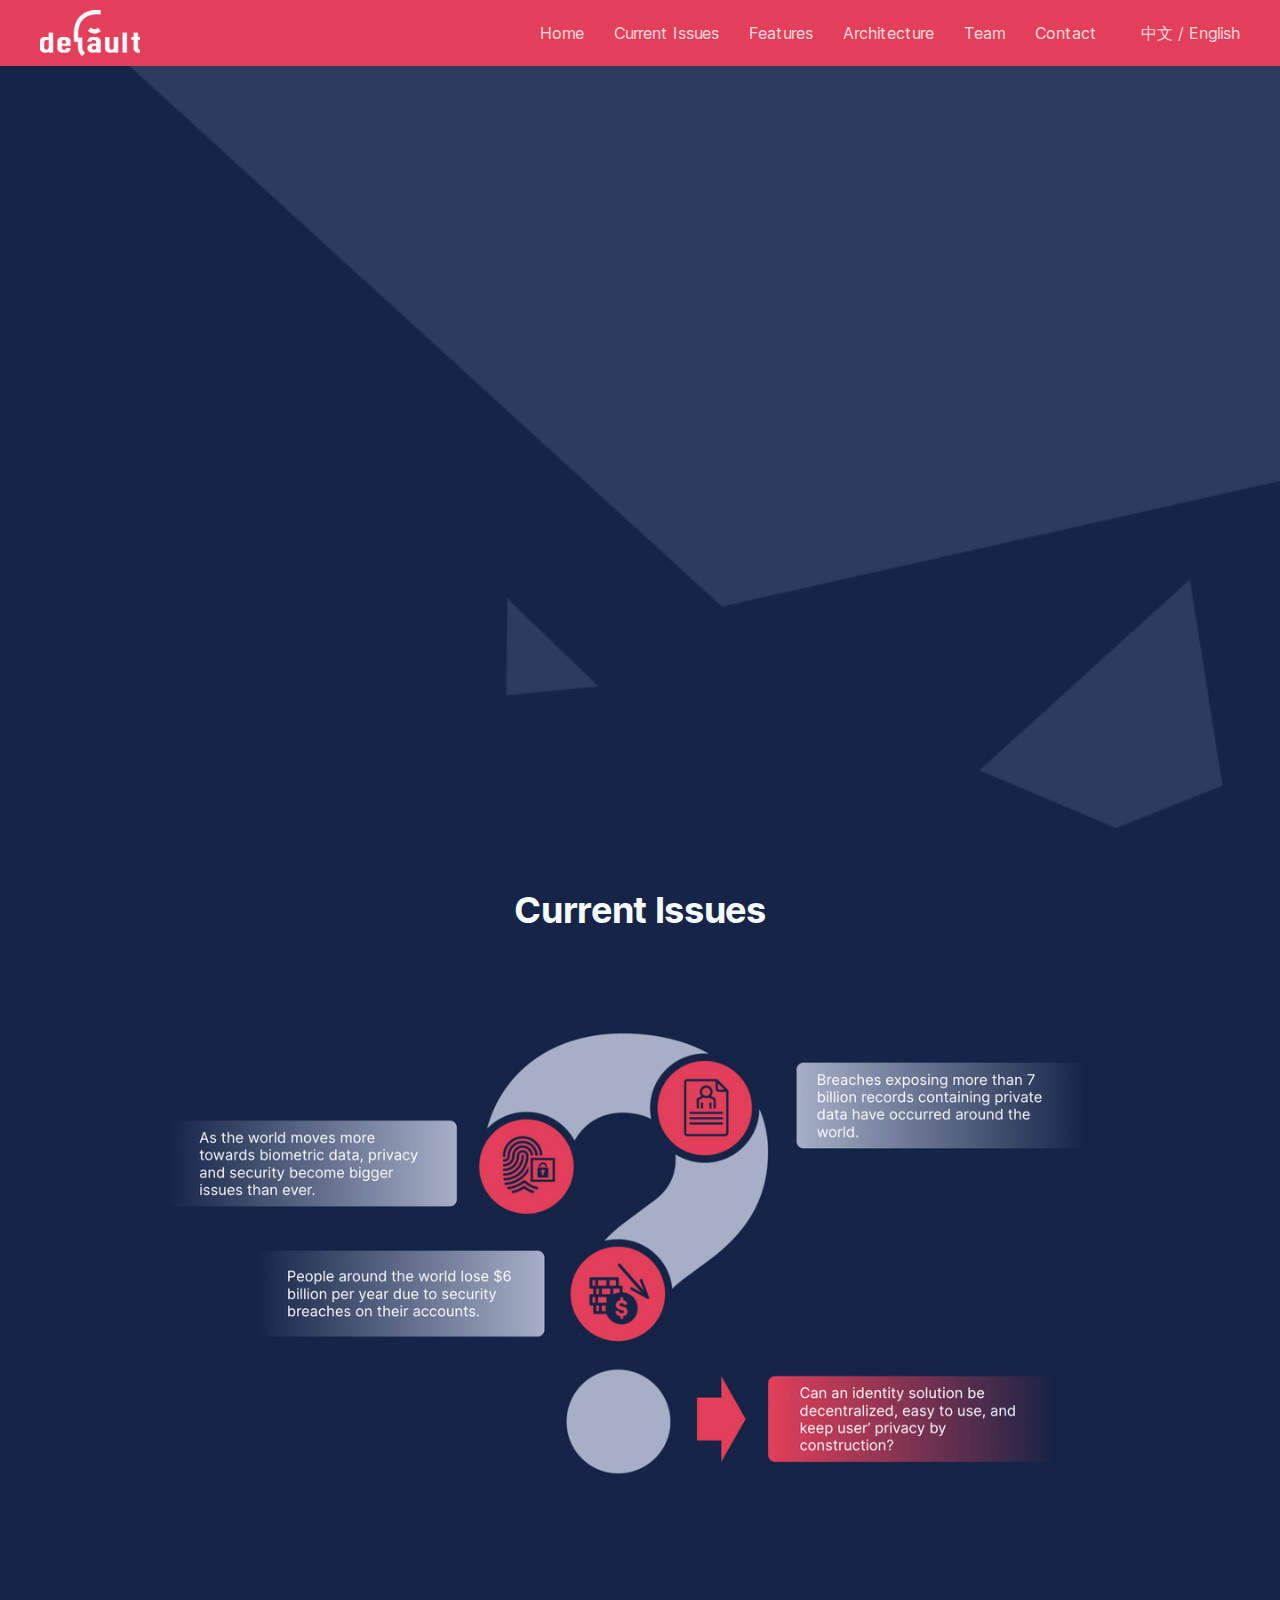
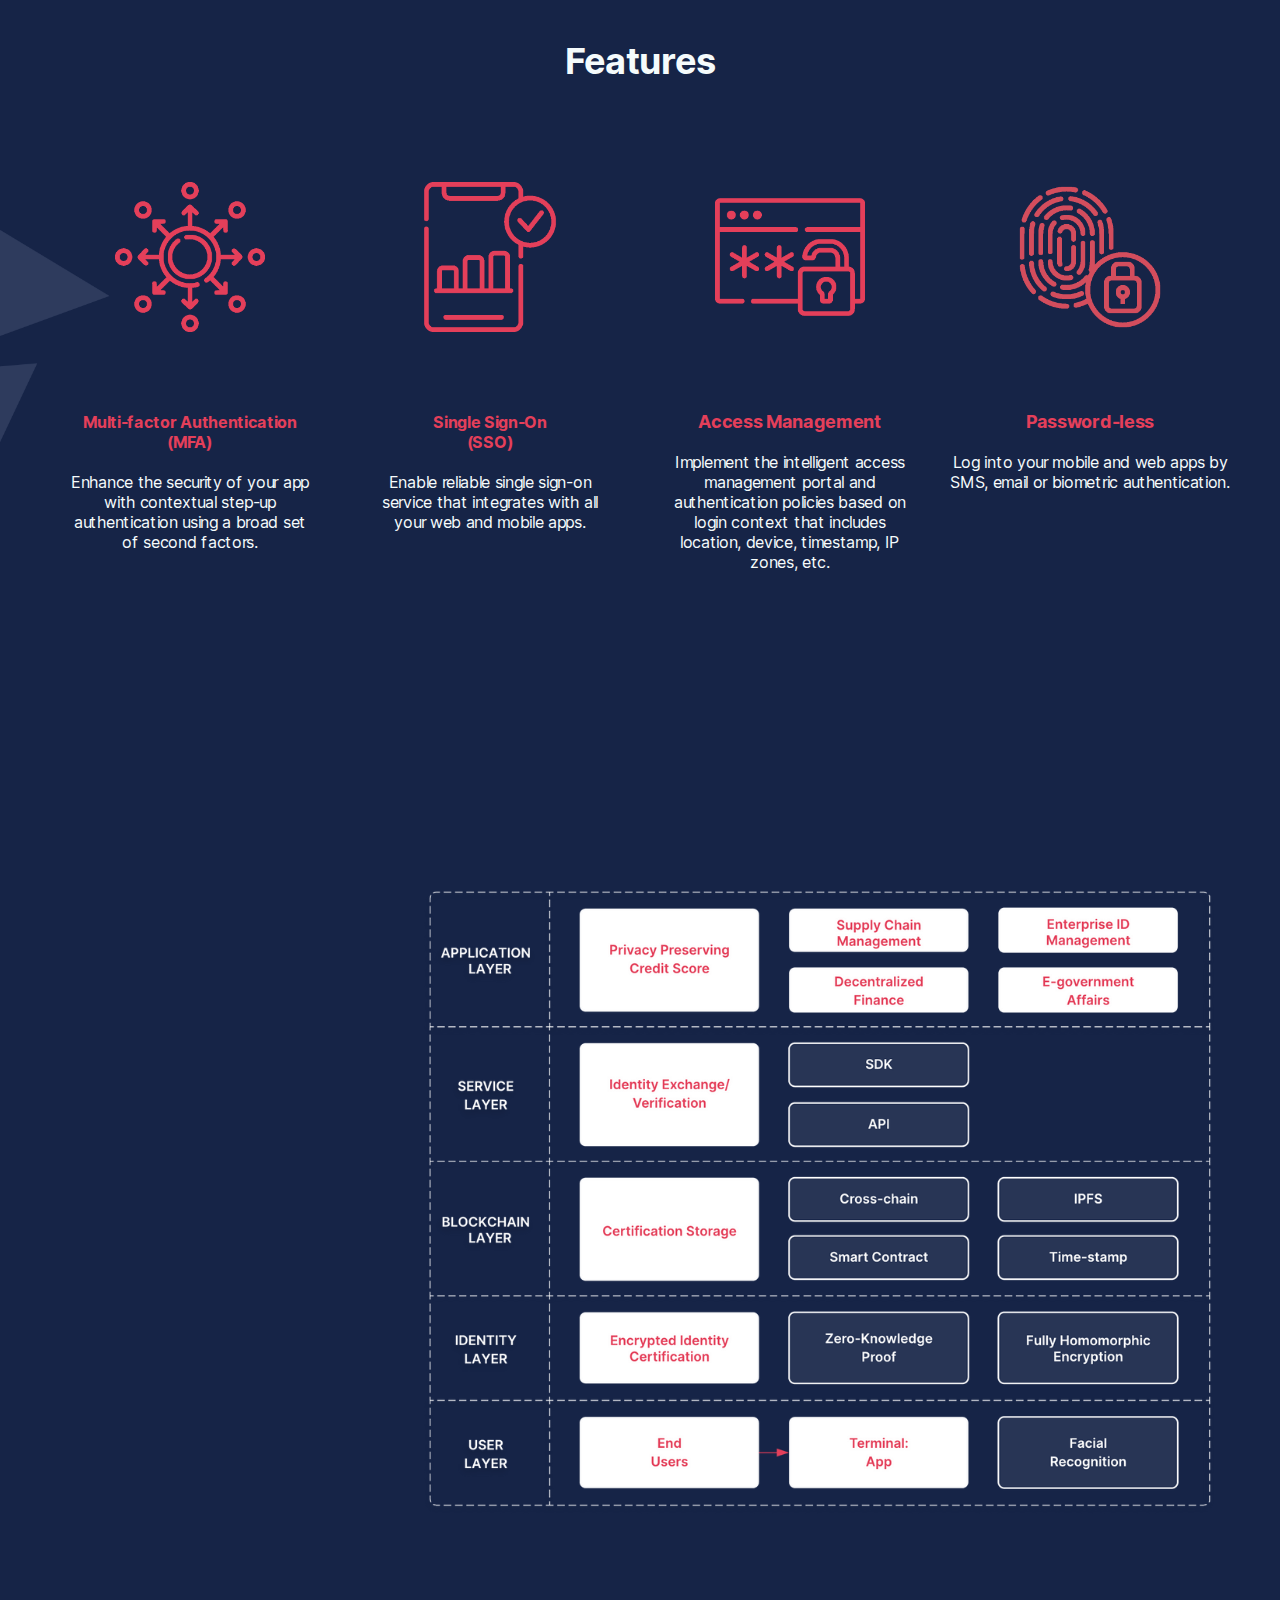
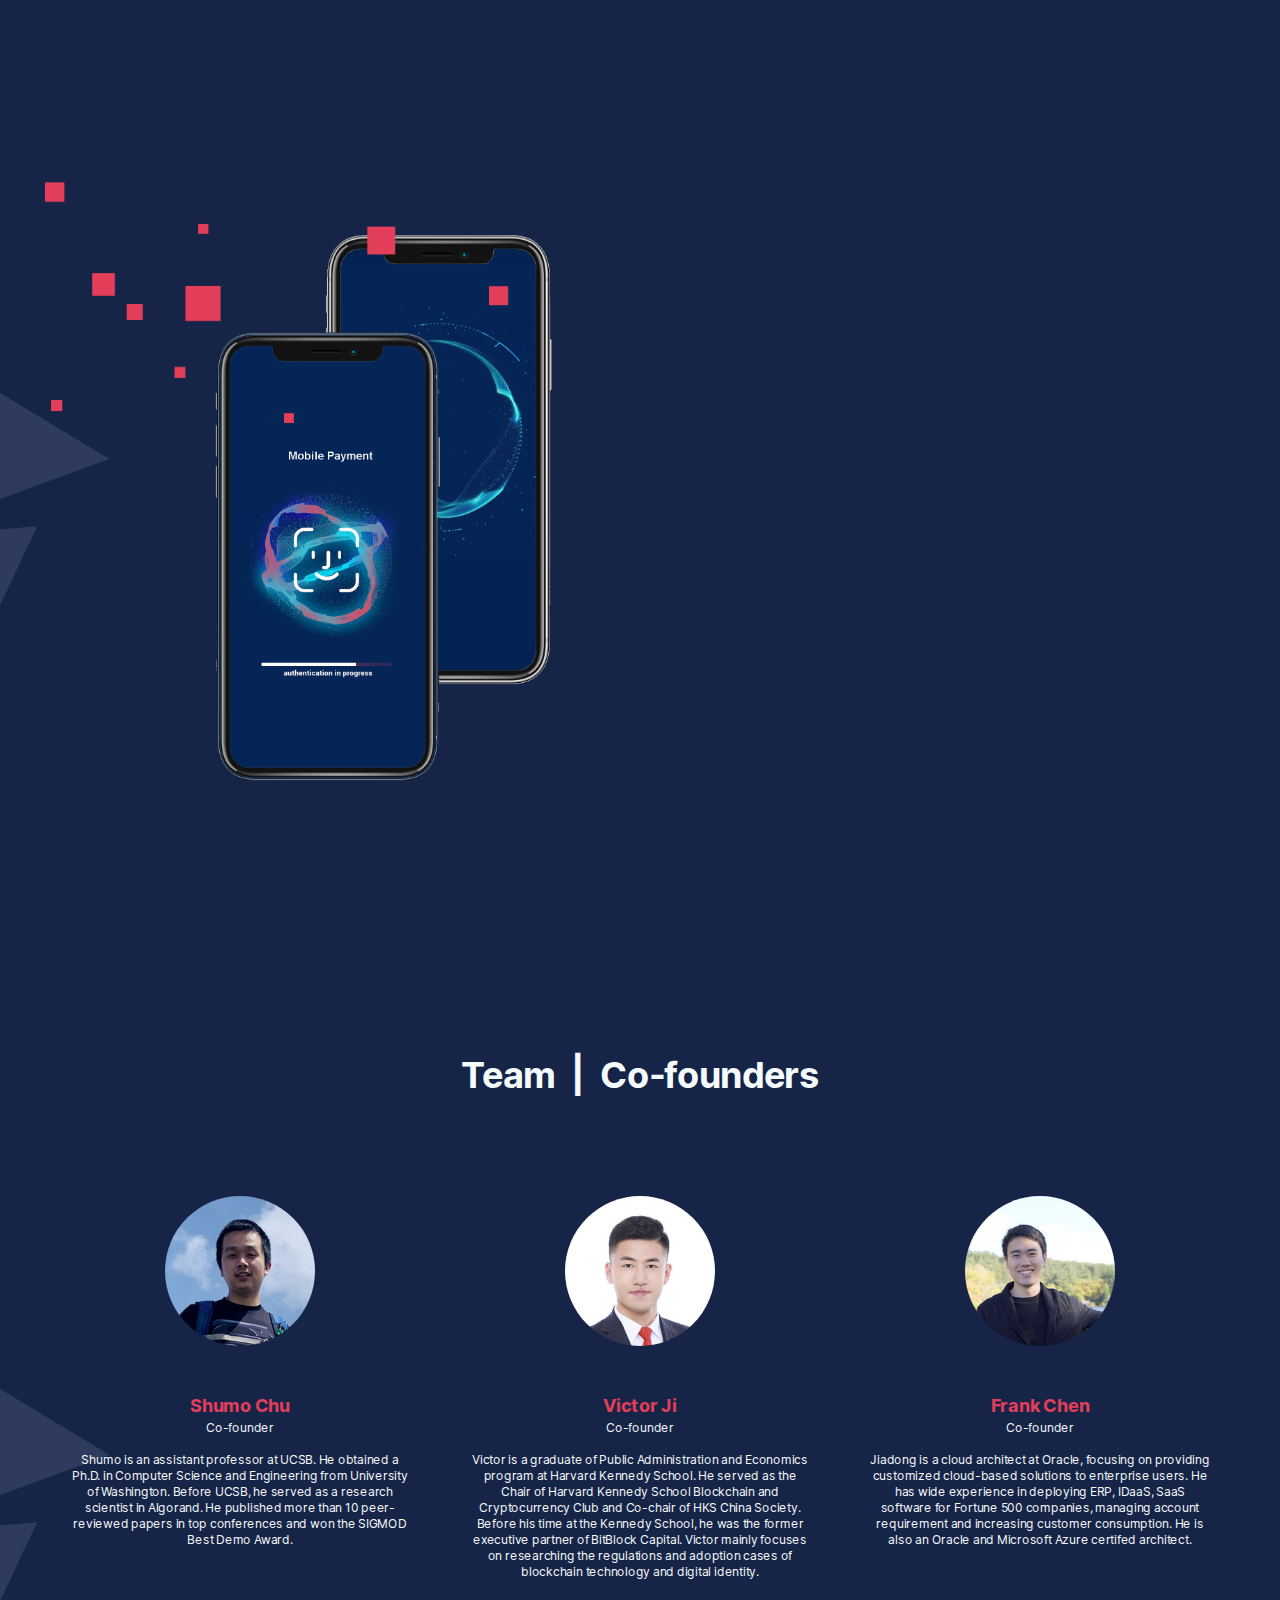
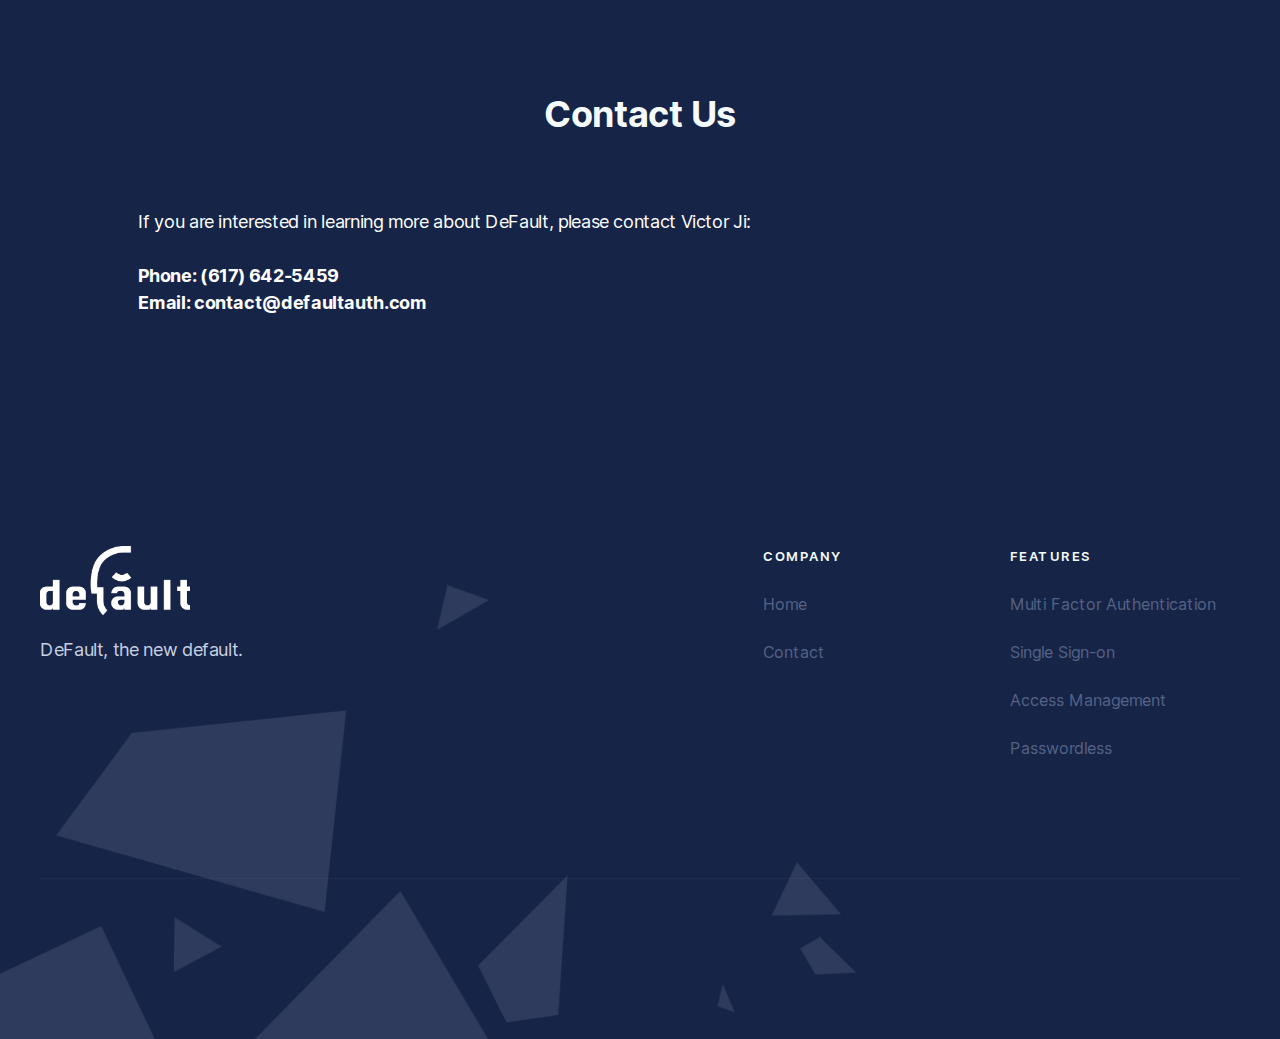
<file: index.html>
<!DOCTYPE html>
<!--  Last Published: Tue Aug 18 2020 13:13:49 GMT+0000 (Coordinated Universal Time)  -->
<html data-wf-page="5f1ecdf9debb56bb6496b94a" data-wf-site="5f1ecdf9d4b3650b2617898e">

<head>
    <meta charset="utf-8">
    <title>DeFault</title>
    <meta content="DeFault is a decentralized Identity as a Service (IDaaS) that protects consumer privacy through zero-knowledge proof of biometric identification and blockchain." name="description">
    <meta content="DeFault" property="og:title">
    <meta content="DeFault is a decentralized Identity as a Service (IDaaS) that protects consumer privacy through zero-knowledge proof of biometric identification and blockchain." property="og:description">
    <meta content="DeFault" property="twitter:title">
    <meta content="DeFault is a decentralized Identity as a Service (IDaaS) that protects consumer privacy through zero-knowledge proof of biometric identification and blockchain." property="twitter:description">
    <meta property="og:type" content="website">
    <meta content="summary_large_image" name="twitter:card">
    <meta content="width=device-width, initial-scale=1" name="viewport">
    <link href="css/normalize.css" rel="stylesheet" type="text/css">
    <link href="css/components.css" rel="stylesheet" type="text/css">
    <link href="css/default-authorization.css" rel="stylesheet" type="text/css">
    <!-- [if lt IE 9]><script src="https://cdnjs.cloudflare.com/ajax/libs/html5shiv/3.7.3/html5shiv.min.js" type="text/javascript"></script><![endif] -->
    <script type="text/javascript">
        ! function(o, c) {
            var n = c.documentElement,
                t = " w-mod-";
            n.className += t + "js", ("ontouchstart" in o || o.DocumentTouch && c instanceof DocumentTouch) && (n.className += t + "touch")
        }(window, document);

    </script>
    <link href="images/favicon.png" rel="shortcut icon" type="image/x-icon">
    <link href="images/webclip.png" rel="apple-touch-icon">
    <style>
        body {
            -webkit-font-smoothing: antialiased;
            -moz-osx-font-smoothing: grayscale;
        }

        .redsvg {
            fill: green;
        }

    </style>
</head>

<body class="body">
    <div data-collapse="medium" data-animation="over-right" data-duration="400" id="Navigation" data-w-id="33c883c6-4afc-cc73-3bca-d2857a9d4bc2" role="banner" class="navbar w-nav">
        <div class="navigation-container">
            <div class="navigation-left">
                <a href="index.html" aria-current="page" class="brand w-nav-brand w--current"><img src="images/Asset-35x.png" srcset="images/Asset-35x-p-500.png 500w, images/Asset-35x-p-800.png 800w, images/Asset-35x-p-1080.png 1080w, images/Asset-35x.png 2209w" sizes="100px" alt="" class="image-7"></a>
            </div>
            <div class="navigation-right">
                <div class="menu-button w-nav-button">
                    <div class="icon w-icon-nav-menu"></div>
                </div>
                <nav role="navigation" class="nav-menu w-nav-menu"><a href="#home" class="nav-link w-nav-link">Home</a><a href="#current" class="nav-link w-nav-link">Current Issues</a><a href="#features" class="nav-link w-nav-link">Features</a><a href="#architecture" class="nav-link w-nav-link">Architecture</a><a href="#team" class="nav-link w-nav-link">Team</a><a href="#contact" class="nav-link w-nav-link">Contact</a></nav><a href="home-chinese.html" class="nav-link w-nav-link">中文 / English</a></div>
        </div>
    </div>
    <div id="home" class="header">
        <div class="container-flex">
            <div class="hero-content">
                <h1 style="-webkit-transform:translate3d(-25PX, 0, 0) scale3d(1, 1, 1) rotateX(0) rotateY(0) rotateZ(0) skew(0, 0);-moz-transform:translate3d(-25PX, 0, 0) scale3d(1, 1, 1) rotateX(0) rotateY(0) rotateZ(0) skew(0, 0);-ms-transform:translate3d(-25PX, 0, 0) scale3d(1, 1, 1) rotateX(0) rotateY(0) rotateZ(0) skew(0, 0);transform:translate3d(-25PX, 0, 0) scale3d(1, 1, 1) rotateX(0) rotateY(0) rotateZ(0) skew(0, 0);opacity:0" class="hero-h1"><span class="brand-span">DeFault<br>‍</span>Secure, efficient, and easy to use for SaaS and DeFi.</h1>
                <p style="-webkit-transform:translate3d(-25PX, 0, 0) scale3d(1, 1, 1) rotateX(0) rotateY(0) rotateZ(0) skew(0, 0);-moz-transform:translate3d(-25PX, 0, 0) scale3d(1, 1, 1) rotateX(0) rotateY(0) rotateZ(0) skew(0, 0);-ms-transform:translate3d(-25PX, 0, 0) scale3d(1, 1, 1) rotateX(0) rotateY(0) rotateZ(0) skew(0, 0);transform:translate3d(-25PX, 0, 0) scale3d(1, 1, 1) rotateX(0) rotateY(0) rotateZ(0) skew(0, 0);opacity:0" class="hero-paragraph">DeFault is a decentralized Identity as a Service (IDaaS) that protects consumer privacy through zero-knowledge proof of biometric identification and blockchain. DeFault is secure, efficient, and easy to use in various scenarios such as SaaS and DeFi.</p>
            </div>
            <div class="hero-image-wrap"><img src="images/hero-copy.png" alt="Food Delivery" srcset="images/hero-copy-p-500.png 500w, images/hero-copy.png 576w" sizes="(max-width: 612px) 94vw, (max-width: 991px) 576px, 47vw" style="opacity:0;-webkit-transform:translate3d(0, 0, 0) scale3d(0.95, 0.95, 1) rotateX(0) rotateY(0) rotateZ(0) skew(0, 0);-moz-transform:translate3d(0, 0, 0) scale3d(0.95, 0.95, 1) rotateX(0) rotateY(0) rotateZ(0) skew(0, 0);-ms-transform:translate3d(0, 0, 0) scale3d(0.95, 0.95, 1) rotateX(0) rotateY(0) rotateZ(0) skew(0, 0);transform:translate3d(0, 0, 0) scale3d(0.95, 0.95, 1) rotateX(0) rotateY(0) rotateZ(0) skew(0, 0)" class="hero-image"></div>
        </div>
    </div>
    <div id="current" class="section-2">
        <p id="featuresinfo" class="feature-paragraph"><strong class="bold-text">Current Issues<br>‍</strong></p><img src="images/issues.png" width="960" srcset="images/issues-p-500.png 500w, images/issues-p-800.png 800w, images/issues-p-1080.png 1080w, images/issues-p-1600.png 1600w, images/issues.png 1892w" sizes="(max-width: 991px) 100vw, 960px" alt="" class="image-5"></div>
    <div class="content-section">
        <div class="container">
            <div id="featureinfo">
                <p id="features" class="feature-paragraph"><strong class="bold-text">Features<br><br>‍</strong></p>
            </div>
        </div>
        <div class="container">
            <div class="w-row">
                <div class="column w-col w-col-3"><img src="images/decentralized.png" alt="" class="image">
                    <p class="feature-paragraph"><strong class="bold-text-3">Multi-factor Authentication (MFA)<br><br></strong>Enhance the security of your app with contextual step-up authentication using a broad set of second factors.</p>
                </div>
                <div class="column w-col w-col-3"><img src="images/app.png" alt="" class="image">
                    <p class="feature-paragraph"><strong class="bold-text-2">Single Sign-On<br>(SSO)<br><br>‍</strong>Enable reliable single sign-on service that integrates with all your web and mobile apps.</p>
                </div>
                <div class="column w-col w-col-3"><img src="images/password.png" alt="" class="image">
                    <p class="feature-paragraph"><strong class="bold-text-5">Access Management<br><br></strong>Implement the intelligent access management portal and authentication policies based on login context that includes location, device, timestamp, IP zones, etc.</p>
                </div>
                <div class="column-2 w-col w-col-3"><img src="images/biometric.png" width="150" alt="" class="image redsvg">
                    <p class="feature-paragraph"><strong class="bold-text-5">Password-less<br>‍</strong>
                        <br> Log into your mobile and web apps by SMS, email or biometric authentication.</p>
                </div>
            </div>
        </div>
    </div>
    <div id="architecture" class="content-section-copy">
        <div class="container">
            <div class="container-flex">
                <div class="hero-content-copy">
                    <h1 style="-webkit-transform:translate3d(-25PX, 0, 0) scale3d(1, 1, 1) rotateX(0) rotateY(0) rotateZ(0) skew(0, 0);-moz-transform:translate3d(-25PX, 0, 0) scale3d(1, 1, 1) rotateX(0) rotateY(0) rotateZ(0) skew(0, 0);-ms-transform:translate3d(-25PX, 0, 0) scale3d(1, 1, 1) rotateX(0) rotateY(0) rotateZ(0) skew(0, 0);transform:translate3d(-25PX, 0, 0) scale3d(1, 1, 1) rotateX(0) rotateY(0) rotateZ(0) skew(0, 0);opacity:0" class="hero-h1">Architecture</h1>
                </div>
                <div class="hero-image-wrap-copy"><img src="images/WechatIMG13.png" alt="Food Delivery" srcset="images/WechatIMG13-p-500.png 500w, images/WechatIMG13-p-800.png 800w, images/WechatIMG13-p-1080.png 1080w, images/WechatIMG13.png 2108w" sizes="(max-width: 991px) 94vw, 66vw" class="architecture"></div>
            </div>
        </div>
        <div class="container"></div>
    </div>
    <div id="solution" class="content-section">
        <div class="container">
            <div class="w-layout-grid content-grid">
                <div class="image-block"><img src="images/5f1eee5a861f1285e4814edf_1-24iqS01q4xyRdVsWN0rAqw副本.png" srcset="images/5f1eee5a861f1285e4814edf_1-24iqS01q4xyRdVsWN0rAqw副本-p-500.png 500w, images/5f1eee5a861f1285e4814edf_1-24iqS01q4xyRdVsWN0rAqw副本-p-800.png 800w, images/5f1eee5a861f1285e4814edf_1-24iqS01q4xyRdVsWN0rAqw副本-p-1080.png 1080w, images/5f1eee5a861f1285e4814edf_1-24iqS01q4xyRdVsWN0rAqw副本.png 1492w" sizes="94vw" alt="" class="image-2"></div>
                <div class="content-block">
                    <h1 style="-webkit-transform:translate3d(-25PX, 0, 0) scale3d(1, 1, 1) rotateX(0) rotateY(0) rotateZ(0) skew(0, 0);-moz-transform:translate3d(-25PX, 0, 0) scale3d(1, 1, 1) rotateX(0) rotateY(0) rotateZ(0) skew(0, 0);-ms-transform:translate3d(-25PX, 0, 0) scale3d(1, 1, 1) rotateX(0) rotateY(0) rotateZ(0) skew(0, 0);transform:translate3d(-25PX, 0, 0) scale3d(1, 1, 1) rotateX(0) rotateY(0) rotateZ(0) skew(0, 0);opacity:0" class="hero-h1">The Solution.</h1>
                    <p style="-webkit-transform:translate3d(-25PX, 0, 0) scale3d(1, 1, 1) rotateX(0) rotateY(0) rotateZ(0) skew(0, 0);-moz-transform:translate3d(-25PX, 0, 0) scale3d(1, 1, 1) rotateX(0) rotateY(0) rotateZ(0) skew(0, 0);-ms-transform:translate3d(-25PX, 0, 0) scale3d(1, 1, 1) rotateX(0) rotateY(0) rotateZ(0) skew(0, 0);transform:translate3d(-25PX, 0, 0) scale3d(1, 1, 1) rotateX(0) rotateY(0) rotateZ(0) skew(0, 0);opacity:0" class="hero-paragraph">Our solution leverages zero-knowledge proof (ZKP) for biometric identification to provide mobile app and cloud APIs to let users easily use their biometrics, such as facial characters, to serve as their digital identities without loss of privacy. This is the first solution that combines the easy-to-use biometric identification with strong privacy preserving techniques (ZKP, Fully Homomorphic Encryption). Our team consists of experts in applied cryptography and computer systems.DeFault is a decentralized Identity as a Service (IDaaS) that protects consumer privacy through zero-knowledge proof of biometric identification and blockchain. DeFault is secure, efficient, and easy to use in various scenarios such as SaaS and DeFi.</p>
                </div>
            </div>
        </div>
    </div>
    <div id="team" class="content-section">
        <div class="container">
            <div id="teaminfo">
                <p class="feature-paragraph"><strong class="bold-text">Team  |  Co-founders<br><br>‍</strong></p>
            </div>
        </div>
        <div class="container">
            <div class="columns w-row">
                <div class="column w-col w-col-4"><img src="images/Screen-Shot-2020-07-27-at-11.30.09-AM.png" alt="" class="avatar">
                    <p class="team-paragraph"><strong class="bold-text-5">Shumo Chu<br>‍</strong>Co-founder
                        <br>
                        <br>Shumo is an assistant professor at UCSB. He obtained a Ph.D. in Computer Science and Engineering from University of Washington. Before UCSB, he served as a research scientist in Algorand. He published more than 10 peer-reviewed papers in top conferences and won the SIGMOD Best Demo Award.</p>
                </div>
                <div class="column w-col w-col-4"><img src="images/Screen-Shot-2020-07-27-at-11.30.24-AM.png" alt="" class="avatar">
                    <p class="team-paragraph"><strong class="bold-text-5">Victor Ji<br>‍</strong>Co-founder
                        <br>
                        <br>Victor is a graduate of Public Administration and Economics program at Harvard Kennedy School. He served as the Chair of Harvard Kennedy School Blockchain and Cryptocurrency Club and Co-chair of HKS China Society. Before his time at the Kennedy School, he was the former executive partner of BitBlock Capital. Victor mainly focuses on researching the regulations and adoption cases of blockchain technology and digital identity.
</p>
                </div>
                <div class="column w-col w-col-4"><img src="images/Screen-Shot-2020-07-27-at-11.30.14-AM.png" alt="" class="avatar">
                    <p class="team-paragraph"><strong class="bold-text-5">Frank Chen<br>‍</strong>Co-founder
                        <br>
                        <br>Jiadong is a cloud architect at Oracle, focusing on providing customized cloud-based solutions to enterprise users. He has wide experience in deploying ERP, IDaaS, SaaS software for Fortune 500 companies, managing account requirement and increasing customer consumption. He is also an Oracle and Microsoft Azure certifed architect.</p>
                </div>
            </div>
        </div>
        <div class="section"></div>
        <div id="contactinfo">
            <p id="contact" class="feature-paragraph"><strong class="bold-text"><br><br>Contact Us<br>‍</strong></p>
            <p class="paragraph-2">If you are interested in learning more about DeFault, please contact Victor Ji:
                <br>
                <br><strong>Phone: (617) 642-5459<br>Email: contact@defaultauth.com<br></strong></p>
        </div>
    </div>
    <div class="footer">
        <div class="container">
            <div class="w-layout-grid footer-grid">
                <div id="w-node-a159dcc6da5a-dcc6da57" class="footer-column"><img src="images/Asset-35x.png" width="150" srcset="images/Asset-35x-p-500.png 500w, images/Asset-35x-p-800.png 800w, images/Asset-35x-p-1080.png 1080w, images/Asset-35x.png 2209w" sizes="150px" alt="" class="footer-logo">
                    <p class="hero-paragraph">DeFault, the new default.</p>
                </div>
                <div id="w-node-a159dcc6da5e-dcc6da57" class="footer-column">
                    <div class="title">company</div><a href="#home" class="footer-link">Home</a><a href="#contactinfo" class="footer-link">Contact</a></div>
                <div id="w-node-a159dcc6da69-dcc6da57" class="footer-column">
                    <div class="title">features</div><a href="#" class="footer-link">Multi Factor Authentication</a><a href="#" class="footer-link">Single Sign-on</a><a href="#" class="footer-link">Access Management</a><a href="#" class="footer-link">Passwordless</a></div>
            </div>
            <div class="footer-legal">
                <div class="footer-detail-left"></div>
                <div class="footer-detail-right"></div>
            </div>
        </div>
    </div>
    <script src="https://d3e54v103j8qbb.cloudfront.net/js/jquery-3.4.1.min.220afd743d.js?site=5f1ecdf9d4b3650b2617898e" type="text/javascript" integrity="sha256-CSXorXvZcTkaix6Yvo6HppcZGetbYMGWSFlBw8HfCJo=" crossorigin="anonymous"></script>
    <script src="js/default-authorization.js" type="text/javascript"></script>
    <!-- [if lte IE 9]><script src="https://cdnjs.cloudflare.com/ajax/libs/placeholders/3.0.2/placeholders.min.js"></script><![endif] -->
</body>

</html>
</file>
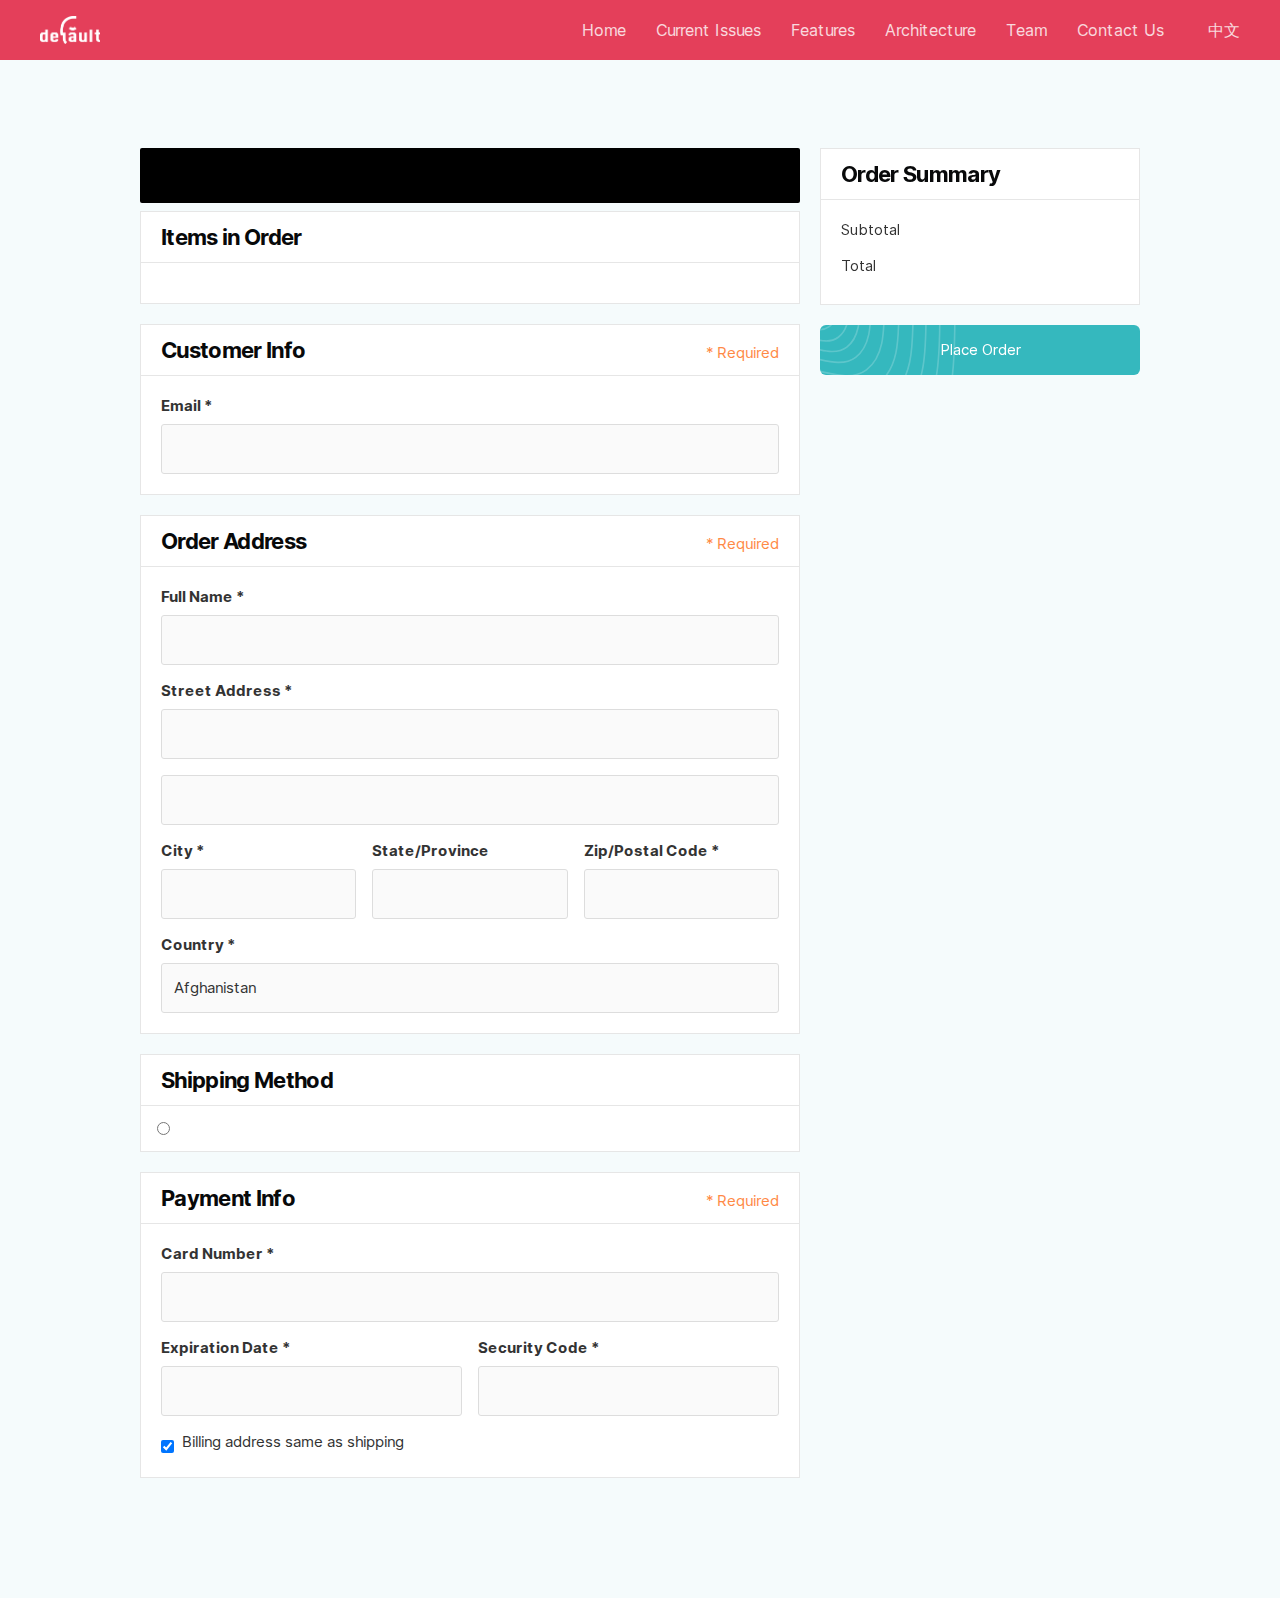
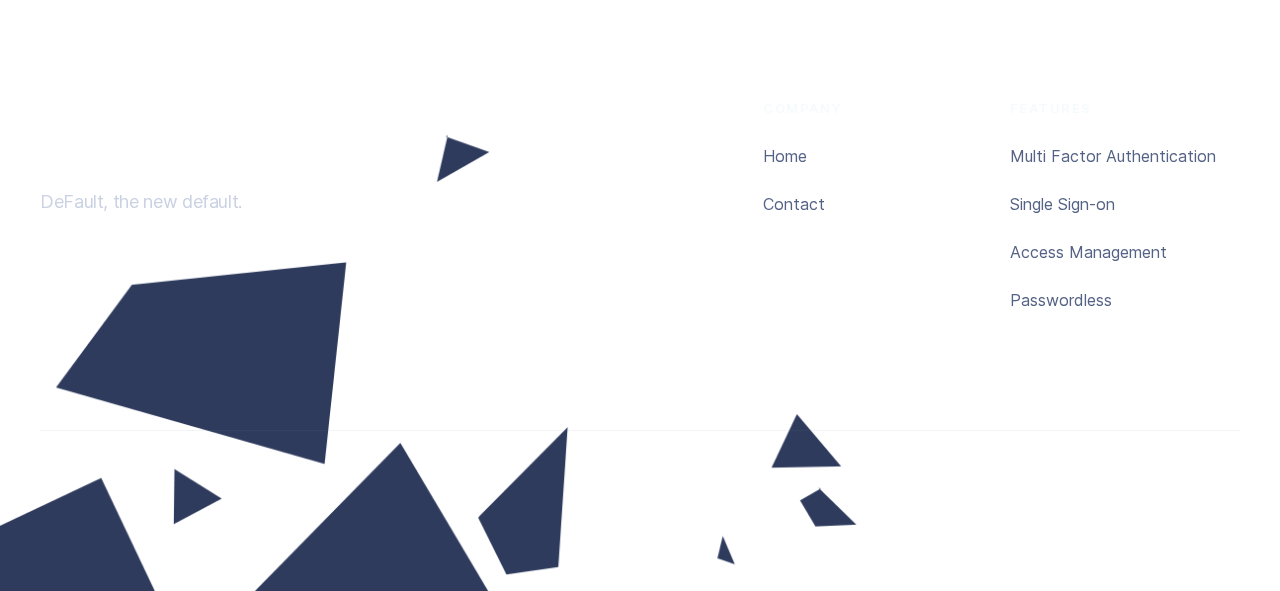
<file: checkout.html>
<!DOCTYPE html>
<!--  Last Published: Tue Aug 18 2020 03:48:00 GMT+0000 (Coordinated Universal Time)  -->
<html data-wf-page="5f1ecdf9debb56779396b951" data-wf-site="5f1ecdf9d4b3650b2617898e">
<head>
  <meta charset="utf-8">
  <title>Chomp - Webflow Ecommerce HTML Website Template</title>
  <meta content="Chomp - Webflow Ecommerce HTML Website Template" property="og:title">
  <meta content="Chomp - Webflow Ecommerce HTML Website Template" property="twitter:title">
  <meta content="width=device-width, initial-scale=1" name="viewport">
  <link href="css/normalize.css" rel="stylesheet" type="text/css">
  <link href="css/components.css" rel="stylesheet" type="text/css">
  <link href="css/default-authorization.css" rel="stylesheet" type="text/css">
  <!-- [if lt IE 9]><script src="https://cdnjs.cloudflare.com/ajax/libs/html5shiv/3.7.3/html5shiv.min.js" type="text/javascript"></script><![endif] -->
  <script type="text/javascript">!function(o,c){var n=c.documentElement,t=" w-mod-";n.className+=t+"js",("ontouchstart"in o||o.DocumentTouch&&c instanceof DocumentTouch)&&(n.className+=t+"touch")}(window,document);</script>
  <link href="images/favicon.png" rel="shortcut icon" type="image/x-icon">
  <link href="images/webclip.png" rel="apple-touch-icon">
  <style>
body{
  -webkit-font-smoothing: antialiased;
  -moz-osx-font-smoothing: grayscale;
}
.redsvg {
   fill: green;
}
</style>
</head>
<body>
  <div id="Banner" class="banner">
    <div class="banner-wrap"></div>
  </div>
  <div data-collapse="medium" data-animation="over-right" data-duration="400" id="Navigation" data-w-id="33c883c6-4afc-cc73-3bca-d2857a9d4bc2" role="banner" class="navbar w-nav">
    <div class="navigation-container">
      <div class="navigation-left"><a href="index.html" class="brand w-nav-brand"><img src="images/Asset-35x.png" srcset="images/Asset-35x-p-500.png 500w, images/Asset-35x-p-800.png 800w, images/Asset-35x-p-1080.png 1080w, images/Asset-35x.png 2209w" sizes="(max-width: 767px) 90px, 100px" alt=""></a></div>
      <div class="navigation-right">
        <div class="menu-button w-nav-button">
          <div class="icon w-icon-nav-menu"></div>
        </div>
        <nav role="navigation" class="nav-menu w-nav-menu"><a href="#" class="nav-link w-nav-link">Home</a><a href="#" class="nav-link w-nav-link">Current Issues</a><a href="#" class="nav-link w-nav-link">Features</a><a href="#" class="nav-link w-nav-link">Architecture</a><a href="#" class="nav-link w-nav-link">Team</a><a href="#" class="nav-link w-nav-link">Contact Us</a></nav><a href="home-zhong-wen.html" class="nav-link w-nav-link">中文</a></div>
    </div>
  </div>
  <div data-node-type="commerce-checkout-form-container" data-wf-checkout-query="" data-wf-page-link-href-prefix="" class="w-commerce-commercecheckoutformcontainer checkout-form">
    <div class="container-order">
      <div class="w-commerce-commercelayoutmain">
        <div data-node-type="commerce-cart-quick-checkout-actions">
          <a data-node-type="commerce-cart-apple-pay-button" style="background-image:-webkit-named-image(apple-pay-logo-white);background-size:100% 50%;background-position:50% 50%;background-repeat:no-repeat" class="w-commerce-commercecartapplepaybutton apple-pay-button">
            <div></div>
          </a><a data-node-type="commerce-cart-quick-checkout-button" style="display:none" class="w-commerce-commercecartquickcheckoutbutton"><svg class="w-commerce-commercequickcheckoutgoogleicon" xmlns="http://www.w3.org/2000/svg" xmlns:xlink="http://www.w3.org/1999/xlink" width="16" height="16" viewbox="0 0 16 16"><defs><polygon id="google-mark-a" points="0 .329 3.494 .329 3.494 7.649 0 7.649"></polygon><polygon id="google-mark-c" points=".894 0 13.169 0 13.169 6.443 .894 6.443"></polygon></defs><g fill="none" fill-rule="evenodd"><path fill="#4285F4" d="M10.5967,12.0469 L10.5967,14.0649 L13.1167,14.0649 C14.6047,12.6759 15.4577,10.6209 15.4577,8.1779 C15.4577,7.6339 15.4137,7.0889 15.3257,6.5559 L7.8887,6.5559 L7.8887,9.6329 L12.1507,9.6329 C11.9767,10.6119 11.4147,11.4899 10.5967,12.0469"></path><path fill="#34A853" d="M7.8887,16 C10.0137,16 11.8107,15.289 13.1147,14.067 C13.1147,14.066 13.1157,14.065 13.1167,14.064 L10.5967,12.047 C10.5877,12.053 10.5807,12.061 10.5727,12.067 C9.8607,12.556 8.9507,12.833 7.8887,12.833 C5.8577,12.833 4.1387,11.457 3.4937,9.605 L0.8747,9.605 L0.8747,11.648 C2.2197,14.319 4.9287,16 7.8887,16"></path><g transform="translate(0 4)"><mask id="google-mark-b" fill="#fff"><use xlink:href="#google-mark-a"></use></mask><path fill="#FBBC04" d="M3.4639,5.5337 C3.1369,4.5477 3.1359,3.4727 3.4609,2.4757 L3.4639,2.4777 C3.4679,2.4657 3.4749,2.4547 3.4789,2.4427 L3.4939,0.3287 L0.8939,0.3287 C0.8799,0.3577 0.8599,0.3827 0.8459,0.4117 C-0.2821,2.6667 -0.2821,5.3337 0.8459,7.5887 L0.8459,7.5997 C0.8549,7.6167 0.8659,7.6317 0.8749,7.6487 L3.4939,5.6057 C3.4849,5.5807 3.4729,5.5587 3.4639,5.5337" mask="url(#google-mark-b)"></path></g><mask id="google-mark-d" fill="#fff"><use xlink:href="#google-mark-c"></use></mask><path fill="#EA4335" d="M0.894,4.3291 L3.478,6.4431 C4.113,4.5611 5.843,3.1671 7.889,3.1671 C9.018,3.1451 10.102,3.5781 10.912,4.3671 L13.169,2.0781 C11.733,0.7231 9.85,-0.0219 7.889,0.0001 C4.941,0.0001 2.245,1.6791 0.894,4.3291" mask="url(#google-mark-d)"></path></g></svg><svg class="w-commerce-commercequickcheckoutmicrosofticon" xmlns="http://www.w3.org/2000/svg" width="16" height="16" viewbox="0 0 16 16"><g fill="none" fill-rule="evenodd"><polygon fill="#F05022" points="7 7 1 7 1 1 7 1"></polygon><polygon fill="#7DB902" points="15 7 9 7 9 1 15 1"></polygon><polygon fill="#00A4EE" points="7 15 1 15 1 9 7 9"></polygon><polygon fill="#FFB700" points="15 15 9 15 9 9 15 9"></polygon></g></svg><div>Pay with browser.</div></a></div>
        <div class="w-commerce-commercecheckoutorderitemswrapper">
          <div class="w-commerce-commercecheckoutsummaryblockheader block-header">
            <h5>Items in Order</h5>
          </div>
          <fieldset class="w-commerce-commercecheckoutblockcontent">
            <script type="text/x-wf-template" id="wf-template-5e83ed841366eba0879ed4d0000000000086"></script>
            <div class="w-commerce-commercecheckoutorderitemslist" data-wf-collection="database.commerceOrder.userItems" data-wf-template-id="wf-template-5e83ed841366eba0879ed4d0000000000086"></div>
          </fieldset>
        </div>
        <form data-node-type="commerce-checkout-customer-info-wrapper" class="w-commerce-commercecheckoutcustomerinfowrapper">
          <div class="w-commerce-commercecheckoutblockheader block-header">
            <h5>Customer Info</h5>
            <div class="required">* Required</div>
          </div>
          <fieldset class="w-commerce-commercecheckoutblockcontent"><label class="w-commerce-commercecheckoutlabel field-label">Email *</label><input type="text" name="email" required="" class="w-commerce-commercecheckoutemailinput input-field"></fieldset>
        </form>
        <form data-node-type="commerce-checkout-shipping-address-wrapper" class="w-commerce-commercecheckoutshippingaddresswrapper">
          <div class="w-commerce-commercecheckoutblockheader block-header">
            <h5>Order Address</h5>
            <div class="required">* Required</div>
          </div>
          <fieldset class="w-commerce-commercecheckoutblockcontent"><label class="w-commerce-commercecheckoutlabel field-label">Full Name *</label><input type="text" name="name" required="" class="w-commerce-commercecheckoutshippingfullname input-field"><label class="w-commerce-commercecheckoutlabel field-label">Street Address *</label><input type="text" name="address_line1" required="" class="w-commerce-commercecheckoutshippingstreetaddress input-field"><input type="text" name="address_line2" class="w-commerce-commercecheckoutshippingstreetaddressoptional input-field">
            <div class="w-commerce-commercecheckoutrow">
              <div class="w-commerce-commercecheckoutcolumn"><label class="w-commerce-commercecheckoutlabel field-label">City *</label><input type="text" name="address_city" required="" class="w-commerce-commercecheckoutshippingcity input-field"></div>
              <div class="w-commerce-commercecheckoutcolumn"><label class="w-commerce-commercecheckoutlabel field-label">State/Province</label><input type="text" name="address_state" class="w-commerce-commercecheckoutshippingstateprovince input-field"></div>
              <div class="w-commerce-commercecheckoutcolumn"><label class="w-commerce-commercecheckoutlabel field-label">Zip/Postal Code *</label><input type="text" name="address_zip" required="" class="w-commerce-commercecheckoutshippingzippostalcode input-field"></div>
            </div><label class="w-commerce-commercecheckoutlabel field-label">Country *</label><select name="address_country" class="w-commerce-commercecheckoutshippingcountryselector dropdown"><option value="AF">Afghanistan</option><option value="AX">Aland Islands</option><option value="AL">Albania</option><option value="DZ">Algeria</option><option value="AS">American Samoa</option><option value="AD">Andorra</option><option value="AO">Angola</option><option value="AI">Anguilla</option><option value="AG">Antigua and Barbuda</option><option value="AR">Argentina</option><option value="AM">Armenia</option><option value="AW">Aruba</option><option value="AU">Australia</option><option value="AT">Austria</option><option value="AZ">Azerbaijan</option><option value="BS">Bahamas</option><option value="BH">Bahrain</option><option value="BD">Bangladesh</option><option value="BB">Barbados</option><option value="BY">Belarus</option><option value="BE">Belgium</option><option value="BZ">Belize</option><option value="BJ">Benin</option><option value="BM">Bermuda</option><option value="BT">Bhutan</option><option value="BO">Bolivia</option><option value="BQ">Bonaire, Saint Eustatius and Saba</option><option value="BA">Bosnia and Herzegovina</option><option value="BW">Botswana</option><option value="BR">Brazil</option><option value="IO">British Indian Ocean Territory</option><option value="VG">British Virgin Islands</option><option value="BN">Brunei</option><option value="BG">Bulgaria</option><option value="BF">Burkina Faso</option><option value="BI">Burundi</option><option value="KH">Cambodia</option><option value="CM">Cameroon</option><option value="CA">Canada</option><option value="CV">Cape Verde</option><option value="KY">Cayman Islands</option><option value="CF">Central African Republic</option><option value="TD">Chad</option><option value="CL">Chile</option><option value="CN">China</option><option value="CX">Christmas Island</option><option value="CC">Cocos Islands</option><option value="CO">Colombia</option><option value="KM">Comoros</option><option value="CK">Cook Islands</option><option value="CR">Costa Rica</option><option value="HR">Croatia</option><option value="CU">Cuba</option><option value="CW">Curacao</option><option value="CY">Cyprus</option><option value="CZ">Czechia</option><option value="CD">Democratic Republic of the Congo</option><option value="DK">Denmark</option><option value="DJ">Djibouti</option><option value="DM">Dominica</option><option value="DO">Dominican Republic</option><option value="EC">Ecuador</option><option value="EG">Egypt</option><option value="SV">El Salvador</option><option value="GQ">Equatorial Guinea</option><option value="ER">Eritrea</option><option value="EE">Estonia</option><option value="ET">Ethiopia</option><option value="FK">Falkland Islands</option><option value="FO">Faroe Islands</option><option value="FJ">Fiji</option><option value="FI">Finland</option><option value="FR">France</option><option value="GF">French Guiana</option><option value="PF">French Polynesia</option><option value="TF">French Southern Territories</option><option value="GA">Gabon</option><option value="GM">Gambia</option><option value="GE">Georgia</option><option value="DE">Germany</option><option value="GH">Ghana</option><option value="GI">Gibraltar</option><option value="GR">Greece</option><option value="GL">Greenland</option><option value="GD">Grenada</option><option value="GP">Guadeloupe</option><option value="GU">Guam</option><option value="GT">Guatemala</option><option value="GG">Guernsey</option><option value="GN">Guinea</option><option value="GW">Guinea-Bissau</option><option value="GY">Guyana</option><option value="HT">Haiti</option><option value="HN">Honduras</option><option value="HK">Hong Kong</option><option value="HU">Hungary</option><option value="IS">Iceland</option><option value="IN">India</option><option value="ID">Indonesia</option><option value="IR">Iran</option><option value="IQ">Iraq</option><option value="IE">Ireland</option><option value="IM">Isle of Man</option><option value="IL">Israel</option><option value="IT">Italy</option><option value="CI">Ivory Coast</option><option value="JM">Jamaica</option><option value="JP">Japan</option><option value="JE">Jersey</option><option value="JO">Jordan</option><option value="KZ">Kazakhstan</option><option value="KE">Kenya</option><option value="KI">Kiribati</option><option value="XK">Kosovo</option><option value="KW">Kuwait</option><option value="KG">Kyrgyzstan</option><option value="LA">Laos</option><option value="LV">Latvia</option><option value="LB">Lebanon</option><option value="LS">Lesotho</option><option value="LR">Liberia</option><option value="LY">Libya</option><option value="LI">Liechtenstein</option><option value="LT">Lithuania</option><option value="LU">Luxembourg</option><option value="MO">Macao</option><option value="MK">Macedonia</option><option value="MG">Madagascar</option><option value="MW">Malawi</option><option value="MY">Malaysia</option><option value="MV">Maldives</option><option value="ML">Mali</option><option value="MT">Malta</option><option value="MH">Marshall Islands</option><option value="MQ">Martinique</option><option value="MR">Mauritania</option><option value="MU">Mauritius</option><option value="YT">Mayotte</option><option value="MX">Mexico</option><option value="FM">Micronesia</option><option value="MD">Moldova</option><option value="MC">Monaco</option><option value="MN">Mongolia</option><option value="ME">Montenegro</option><option value="MS">Montserrat</option><option value="MA">Morocco</option><option value="MZ">Mozambique</option><option value="MM">Myanmar</option><option value="NA">Namibia</option><option value="NR">Nauru</option><option value="NP">Nepal</option><option value="NL">Netherlands</option><option value="NC">New Caledonia</option><option value="NZ">New Zealand</option><option value="NI">Nicaragua</option><option value="NE">Niger</option><option value="NG">Nigeria</option><option value="NU">Niue</option><option value="NF">Norfolk Island</option><option value="KP">North Korea</option><option value="MP">Northern Mariana Islands</option><option value="NO">Norway</option><option value="OM">Oman</option><option value="PK">Pakistan</option><option value="PW">Palau</option><option value="PS">Palestinian Territory</option><option value="PA">Panama</option><option value="PG">Papua New Guinea</option><option value="PY">Paraguay</option><option value="PE">Peru</option><option value="PH">Philippines</option><option value="PN">Pitcairn</option><option value="PL">Poland</option><option value="PT">Portugal</option><option value="PR">Puerto Rico</option><option value="QA">Qatar</option><option value="CG">Republic of the Congo</option><option value="RE">Reunion</option><option value="RO">Romania</option><option value="RU">Russia</option><option value="RW">Rwanda</option><option value="BL">Saint Barthelemy</option><option value="SH">Saint Helena</option><option value="KN">Saint Kitts and Nevis</option><option value="LC">Saint Lucia</option><option value="MF">Saint Martin</option><option value="PM">Saint Pierre and Miquelon</option><option value="VC">Saint Vincent and the Grenadines</option><option value="WS">Samoa</option><option value="SM">San Marino</option><option value="ST">Sao Tome and Principe</option><option value="SA">Saudi Arabia</option><option value="SN">Senegal</option><option value="RS">Serbia</option><option value="SC">Seychelles</option><option value="SL">Sierra Leone</option><option value="SG">Singapore</option><option value="SX">Sint Maarten</option><option value="SK">Slovakia</option><option value="SI">Slovenia</option><option value="SB">Solomon Islands</option><option value="SO">Somalia</option><option value="ZA">South Africa</option><option value="GS">South Georgia and the South Sandwich Islands</option><option value="KR">South Korea</option><option value="SS">South Sudan</option><option value="ES">Spain</option><option value="LK">Sri Lanka</option><option value="SD">Sudan</option><option value="SR">Suriname</option><option value="SJ">Svalbard and Jan Mayen</option><option value="SZ">Swaziland</option><option value="SE">Sweden</option><option value="CH">Switzerland</option><option value="SY">Syria</option><option value="TW">Taiwan</option><option value="TJ">Tajikistan</option><option value="TZ">Tanzania</option><option value="TH">Thailand</option><option value="TL">Timor Leste</option><option value="TG">Togo</option><option value="TK">Tokelau</option><option value="TO">Tonga</option><option value="TT">Trinidad and Tobago</option><option value="TN">Tunisia</option><option value="TR">Turkey</option><option value="TM">Turkmenistan</option><option value="TC">Turks and Caicos Islands</option><option value="TV">Tuvalu</option><option value="VI">U.S. Virgin Islands</option><option value="UG">Uganda</option><option value="UA">Ukraine</option><option value="AE">United Arab Emirates</option><option value="GB">United Kingdom</option><option value="US">United States</option><option value="UM">United States Minor Outlying Islands</option><option value="UY">Uruguay</option><option value="UZ">Uzbekistan</option><option value="VU">Vanuatu</option><option value="VA">Vatican</option><option value="VE">Venezuela</option><option value="VN">Vietnam</option><option value="WF">Wallis and Futuna</option><option value="EH">Western Sahara</option><option value="YE">Yemen</option><option value="ZM">Zambia</option><option value="ZW">Zimbabwe</option></select></fieldset>
        </form>
        <form data-node-type="commerce-checkout-shipping-methods-wrapper" class="w-commerce-commercecheckoutshippingmethodswrapper">
          <div class="w-commerce-commercecheckoutblockheader block-header">
            <h5>Shipping Method</h5>
          </div>
          <fieldset>
            <script type="text/x-wf-template" id="wf-template-5e83ed841366eba0879ed4d0000000000042">%3Clabel%20class%3D%22w-commerce-commercecheckoutshippingmethoditem%22%3E%3Cinput%20type%3D%22radio%22%20required%3D%22%22%20name%3D%22shipping-method-choice%22%2F%3E%3Cdiv%20class%3D%22w-commerce-commercecheckoutshippingmethoddescriptionblock%22%3E%3Cdiv%20class%3D%22w-commerce-commerceboldtextblock%20field-label%22%3E%3C%2Fdiv%3E%3Cdiv%3E%3C%2Fdiv%3E%3C%2Fdiv%3E%3Cdiv%3E%3C%2Fdiv%3E%3C%2Flabel%3E</script>
            <div data-node-type="commerce-checkout-shipping-methods-list" class="w-commerce-commercecheckoutshippingmethodslist" data-wf-collection="database.commerceOrder.availableShippingMethods" data-wf-template-id="wf-template-5e83ed841366eba0879ed4d0000000000042"><label class="w-commerce-commercecheckoutshippingmethoditem"><input type="radio" required="" name="shipping-method-choice"><div class="w-commerce-commercecheckoutshippingmethoddescriptionblock"><div class="w-commerce-commerceboldtextblock field-label"></div><div></div></div><div></div></label></div>
            <div data-node-type="commerce-checkout-shipping-methods-empty-state" style="display:none" class="w-commerce-commercecheckoutshippingmethodsemptystate">
              <div>No shipping methods are available for the address given.</div>
            </div>
          </fieldset>
        </form>
        <div class="w-commerce-commercecheckoutpaymentinfowrapper">
          <div class="w-commerce-commercecheckoutblockheader block-header">
            <h5>Payment Info</h5>
            <div class="required">* Required</div>
          </div>
          <fieldset class="w-commerce-commercecheckoutblockcontent"><label class="w-commerce-commercecheckoutlabel field-label">Card Number *</label>
            <div data-wf-stripe-element-type="cardNumber" data-wf-style-map="{}" style="position:relative" class="w-commerce-commercecheckoutcardnumber input-field">
              <div></div>
              <div style="position:absolute;top:0;left:0;width:100%;height:100%;opacity:0"></div>
            </div>
            <div class="w-commerce-commercecheckoutrow">
              <div class="w-commerce-commercecheckoutcolumn"><label class="w-commerce-commercecheckoutlabel field-label">Expiration Date *</label>
                <div data-wf-stripe-element-type="cardExpiry" data-wf-style-map="{}" style="position:relative" class="w-commerce-commercecheckoutcardexpirationdate input-field">
                  <div></div>
                  <div style="position:absolute;top:0;left:0;width:100%;height:100%;opacity:0"></div>
                </div>
              </div>
              <div class="w-commerce-commercecheckoutcolumn"><label class="w-commerce-commercecheckoutlabel field-label">Security Code *</label>
                <div data-wf-stripe-element-type="cardCvc" data-wf-style-map="{}" style="position:relative" class="w-commerce-commercecheckoutcardsecuritycode input-field">
                  <div></div>
                  <div style="position:absolute;top:0;left:0;width:100%;height:100%;opacity:0"></div>
                </div>
              </div>
            </div>
            <div class="w-commerce-commercecheckoutbillingaddresstogglewrapper"><input type="checkbox" checked="" id="billing-address-toggle" data-node-type="commerce-checkout-billing-address-toggle-checkbox" class="w-commerce-commercecheckoutbillingaddresstogglecheckbox"><label for="billing-address-toggle" class="w-commerce-commercecheckoutbillingaddresstogglelabel">Billing address same as shipping</label></div>
          </fieldset>
        </div>
        <form data-node-type="commerce-checkout-billing-address-wrapper" style="display:none" class="w-commerce-commercecheckoutbillingaddresswrapper">
          <div class="w-commerce-commercecheckoutblockheader block-header">
            <h5>Billing Address</h5>
            <div class="required">* Required</div>
          </div>
          <fieldset class="w-commerce-commercecheckoutblockcontent"><label class="w-commerce-commercecheckoutlabel field-label">Full Name *</label><input type="text" name="name" required="" class="w-commerce-commercecheckoutbillingfullname input-field"><label class="w-commerce-commercecheckoutlabel field-label">Street Address *</label><input type="text" name="address_line1" required="" class="w-commerce-commercecheckoutbillingstreetaddress input-field"><input type="text" name="address_line2" class="w-commerce-commercecheckoutbillingstreetaddressoptional input-field">
            <div class="w-commerce-commercecheckoutrow">
              <div class="w-commerce-commercecheckoutcolumn"><label class="w-commerce-commercecheckoutlabel field-label">City *</label><input type="text" name="address_city" required="" class="w-commerce-commercecheckoutbillingcity input-field"></div>
              <div class="w-commerce-commercecheckoutcolumn"><label class="w-commerce-commercecheckoutlabel field-label">State/Province</label><input type="text" name="address_state" class="w-commerce-commercecheckoutbillingstateprovince input-field"></div>
              <div class="w-commerce-commercecheckoutcolumn"><label class="w-commerce-commercecheckoutlabel field-label">Zip/Postal Code *</label><input type="text" name="address_zip" required="" class="w-commerce-commercecheckoutbillingzippostalcode input-field"></div>
            </div><label class="w-commerce-commercecheckoutlabel field-label">Country *</label><select name="address_country" class="w-commerce-commercecheckoutbillingcountryselector dropdown"><option value="AF">Afghanistan</option><option value="AX">Aland Islands</option><option value="AL">Albania</option><option value="DZ">Algeria</option><option value="AS">American Samoa</option><option value="AD">Andorra</option><option value="AO">Angola</option><option value="AI">Anguilla</option><option value="AG">Antigua and Barbuda</option><option value="AR">Argentina</option><option value="AM">Armenia</option><option value="AW">Aruba</option><option value="AU">Australia</option><option value="AT">Austria</option><option value="AZ">Azerbaijan</option><option value="BS">Bahamas</option><option value="BH">Bahrain</option><option value="BD">Bangladesh</option><option value="BB">Barbados</option><option value="BY">Belarus</option><option value="BE">Belgium</option><option value="BZ">Belize</option><option value="BJ">Benin</option><option value="BM">Bermuda</option><option value="BT">Bhutan</option><option value="BO">Bolivia</option><option value="BQ">Bonaire, Saint Eustatius and Saba</option><option value="BA">Bosnia and Herzegovina</option><option value="BW">Botswana</option><option value="BR">Brazil</option><option value="IO">British Indian Ocean Territory</option><option value="VG">British Virgin Islands</option><option value="BN">Brunei</option><option value="BG">Bulgaria</option><option value="BF">Burkina Faso</option><option value="BI">Burundi</option><option value="KH">Cambodia</option><option value="CM">Cameroon</option><option value="CA">Canada</option><option value="CV">Cape Verde</option><option value="KY">Cayman Islands</option><option value="CF">Central African Republic</option><option value="TD">Chad</option><option value="CL">Chile</option><option value="CN">China</option><option value="CX">Christmas Island</option><option value="CC">Cocos Islands</option><option value="CO">Colombia</option><option value="KM">Comoros</option><option value="CK">Cook Islands</option><option value="CR">Costa Rica</option><option value="HR">Croatia</option><option value="CU">Cuba</option><option value="CW">Curacao</option><option value="CY">Cyprus</option><option value="CZ">Czechia</option><option value="CD">Democratic Republic of the Congo</option><option value="DK">Denmark</option><option value="DJ">Djibouti</option><option value="DM">Dominica</option><option value="DO">Dominican Republic</option><option value="EC">Ecuador</option><option value="EG">Egypt</option><option value="SV">El Salvador</option><option value="GQ">Equatorial Guinea</option><option value="ER">Eritrea</option><option value="EE">Estonia</option><option value="ET">Ethiopia</option><option value="FK">Falkland Islands</option><option value="FO">Faroe Islands</option><option value="FJ">Fiji</option><option value="FI">Finland</option><option value="FR">France</option><option value="GF">French Guiana</option><option value="PF">French Polynesia</option><option value="TF">French Southern Territories</option><option value="GA">Gabon</option><option value="GM">Gambia</option><option value="GE">Georgia</option><option value="DE">Germany</option><option value="GH">Ghana</option><option value="GI">Gibraltar</option><option value="GR">Greece</option><option value="GL">Greenland</option><option value="GD">Grenada</option><option value="GP">Guadeloupe</option><option value="GU">Guam</option><option value="GT">Guatemala</option><option value="GG">Guernsey</option><option value="GN">Guinea</option><option value="GW">Guinea-Bissau</option><option value="GY">Guyana</option><option value="HT">Haiti</option><option value="HN">Honduras</option><option value="HK">Hong Kong</option><option value="HU">Hungary</option><option value="IS">Iceland</option><option value="IN">India</option><option value="ID">Indonesia</option><option value="IR">Iran</option><option value="IQ">Iraq</option><option value="IE">Ireland</option><option value="IM">Isle of Man</option><option value="IL">Israel</option><option value="IT">Italy</option><option value="CI">Ivory Coast</option><option value="JM">Jamaica</option><option value="JP">Japan</option><option value="JE">Jersey</option><option value="JO">Jordan</option><option value="KZ">Kazakhstan</option><option value="KE">Kenya</option><option value="KI">Kiribati</option><option value="XK">Kosovo</option><option value="KW">Kuwait</option><option value="KG">Kyrgyzstan</option><option value="LA">Laos</option><option value="LV">Latvia</option><option value="LB">Lebanon</option><option value="LS">Lesotho</option><option value="LR">Liberia</option><option value="LY">Libya</option><option value="LI">Liechtenstein</option><option value="LT">Lithuania</option><option value="LU">Luxembourg</option><option value="MO">Macao</option><option value="MK">Macedonia</option><option value="MG">Madagascar</option><option value="MW">Malawi</option><option value="MY">Malaysia</option><option value="MV">Maldives</option><option value="ML">Mali</option><option value="MT">Malta</option><option value="MH">Marshall Islands</option><option value="MQ">Martinique</option><option value="MR">Mauritania</option><option value="MU">Mauritius</option><option value="YT">Mayotte</option><option value="MX">Mexico</option><option value="FM">Micronesia</option><option value="MD">Moldova</option><option value="MC">Monaco</option><option value="MN">Mongolia</option><option value="ME">Montenegro</option><option value="MS">Montserrat</option><option value="MA">Morocco</option><option value="MZ">Mozambique</option><option value="MM">Myanmar</option><option value="NA">Namibia</option><option value="NR">Nauru</option><option value="NP">Nepal</option><option value="NL">Netherlands</option><option value="NC">New Caledonia</option><option value="NZ">New Zealand</option><option value="NI">Nicaragua</option><option value="NE">Niger</option><option value="NG">Nigeria</option><option value="NU">Niue</option><option value="NF">Norfolk Island</option><option value="KP">North Korea</option><option value="MP">Northern Mariana Islands</option><option value="NO">Norway</option><option value="OM">Oman</option><option value="PK">Pakistan</option><option value="PW">Palau</option><option value="PS">Palestinian Territory</option><option value="PA">Panama</option><option value="PG">Papua New Guinea</option><option value="PY">Paraguay</option><option value="PE">Peru</option><option value="PH">Philippines</option><option value="PN">Pitcairn</option><option value="PL">Poland</option><option value="PT">Portugal</option><option value="PR">Puerto Rico</option><option value="QA">Qatar</option><option value="CG">Republic of the Congo</option><option value="RE">Reunion</option><option value="RO">Romania</option><option value="RU">Russia</option><option value="RW">Rwanda</option><option value="BL">Saint Barthelemy</option><option value="SH">Saint Helena</option><option value="KN">Saint Kitts and Nevis</option><option value="LC">Saint Lucia</option><option value="MF">Saint Martin</option><option value="PM">Saint Pierre and Miquelon</option><option value="VC">Saint Vincent and the Grenadines</option><option value="WS">Samoa</option><option value="SM">San Marino</option><option value="ST">Sao Tome and Principe</option><option value="SA">Saudi Arabia</option><option value="SN">Senegal</option><option value="RS">Serbia</option><option value="SC">Seychelles</option><option value="SL">Sierra Leone</option><option value="SG">Singapore</option><option value="SX">Sint Maarten</option><option value="SK">Slovakia</option><option value="SI">Slovenia</option><option value="SB">Solomon Islands</option><option value="SO">Somalia</option><option value="ZA">South Africa</option><option value="GS">South Georgia and the South Sandwich Islands</option><option value="KR">South Korea</option><option value="SS">South Sudan</option><option value="ES">Spain</option><option value="LK">Sri Lanka</option><option value="SD">Sudan</option><option value="SR">Suriname</option><option value="SJ">Svalbard and Jan Mayen</option><option value="SZ">Swaziland</option><option value="SE">Sweden</option><option value="CH">Switzerland</option><option value="SY">Syria</option><option value="TW">Taiwan</option><option value="TJ">Tajikistan</option><option value="TZ">Tanzania</option><option value="TH">Thailand</option><option value="TL">Timor Leste</option><option value="TG">Togo</option><option value="TK">Tokelau</option><option value="TO">Tonga</option><option value="TT">Trinidad and Tobago</option><option value="TN">Tunisia</option><option value="TR">Turkey</option><option value="TM">Turkmenistan</option><option value="TC">Turks and Caicos Islands</option><option value="TV">Tuvalu</option><option value="VI">U.S. Virgin Islands</option><option value="UG">Uganda</option><option value="UA">Ukraine</option><option value="AE">United Arab Emirates</option><option value="GB">United Kingdom</option><option selected="" value="US">United States</option><option value="UM">United States Minor Outlying Islands</option><option value="UY">Uruguay</option><option value="UZ">Uzbekistan</option><option value="VU">Vanuatu</option><option value="VA">Vatican</option><option value="VE">Venezuela</option><option value="VN">Vietnam</option><option value="WF">Wallis and Futuna</option><option value="EH">Western Sahara</option><option value="YE">Yemen</option><option value="ZM">Zambia</option><option value="ZW">Zimbabwe</option></select></fieldset>
        </form>
      </div>
      <div class="w-commerce-commercelayoutsidebar order-column">
        <div class="order-detail">
          <div class="w-commerce-commercecheckoutordersummarywrapper">
            <div class="w-commerce-commercecheckoutsummaryblockheader">
              <h5>Order Summary</h5>
            </div>
            <fieldset class="w-commerce-commercecheckoutblockcontent">
              <div class="w-commerce-commercecheckoutsummarylineitem">
                <div>Subtotal</div>
                <div></div>
              </div>
              <script type="text/x-wf-template" id="wf-template-5e83ed841366eba0879ed4d00000000000a0">%3Cdiv%20class%3D%22w-commerce-commercecheckoutordersummaryextraitemslistitem%22%3E%3Cdiv%3E%3C%2Fdiv%3E%3Cdiv%3E%3C%2Fdiv%3E%3C%2Fdiv%3E</script>
              <div class="w-commerce-commercecheckoutordersummaryextraitemslist" data-wf-collection="database.commerceOrder.extraItems" data-wf-template-id="wf-template-5e83ed841366eba0879ed4d00000000000a0">
                <div class="w-commerce-commercecheckoutordersummaryextraitemslistitem">
                  <div></div>
                  <div></div>
                </div>
              </div>
              <div class="w-commerce-commercecheckoutsummarylineitem">
                <div>Total</div>
                <div class="w-commerce-commercecheckoutsummarytotal"></div>
              </div>
            </fieldset>
          </div><a href="#" value="Place Order" data-node-type="commerce-checkout-place-order-button" class="w-commerce-commercecheckoutplaceorderbutton submit-button" data-loading-text="Placing Order...">Place Order</a></div>
        <div data-node-type="commerce-checkout-error-state" style="display:none" class="w-commerce-commercecheckouterrorstate">
          <div class="w-checkout-error-msg" data-w-info-error="There was an error processing your customer info.  Please try again, or contact us if you continue to have problems." data-w-shipping-error="Sorry. We can’t ship your order to the address provided." data-w-billing-error="Your payment could not be completed with the payment information provided.  Please make sure that your card and billing address information is correct, or try a different payment card, to complete this order.  Contact us if you continue to have problems." data-w-payment-error="There was an error processing your payment.  Please try again, or contact us if you continue to have problems." data-w-pricing-error="The prices of one or more items in your cart have changed. Please refresh this page and try again." data-w-minimum-error="The order minimum was not met. Add more items to your cart to continue." data-w-extras-error="A merchant setting has changed that impacts your cart. Please refresh and try again." data-w-product-error="One or more of the products in your cart have been removed. Please refresh the page and try again." data-w-invalid-discount-error="This discount is invalid." data-w-expired-discount-error="This discount is no longer available." data-w-usage-reached-discount-error="This discount is no longer available." data-w-order-minimum-not-met-error="Your order does not meet the requirements for this discount.">There was an error processing your customer info. Please try again, or contact us if you continue to have problems.</div>
        </div>
      </div>
    </div>
  </div>
  <div class="footer">
    <div class="container">
      <div class="w-layout-grid footer-grid">
        <div id="w-node-a159dcc6da5a-dcc6da57" class="footer-column"><img src="images/Asset-35x.png" width="150" srcset="images/Asset-35x-p-500.png 500w, images/Asset-35x-p-800.png 800w, images/Asset-35x-p-1080.png 1080w, images/Asset-35x.png 2209w" sizes="150px" alt="" class="footer-logo">
          <p class="hero-paragraph">DeFault, the new default.</p>
        </div>
        <div id="w-node-a159dcc6da5e-dcc6da57" class="footer-column">
          <div class="title">company</div><a href="#" class="footer-link">Home</a><a href="#" class="footer-link">Contact</a></div>
        <div id="w-node-a159dcc6da69-dcc6da57" class="footer-column">
          <div class="title">features</div><a href="#" class="footer-link">Multi Factor Authentication</a><a href="#" class="footer-link">Single Sign-on</a><a href="#" class="footer-link">Access Management</a><a href="#" class="footer-link">Passwordless</a></div>
      </div>
      <div class="footer-legal">
        <div class="footer-detail-left"></div>
        <div class="footer-detail-right"></div>
      </div>
    </div>
  </div>
  <script src="https://d3e54v103j8qbb.cloudfront.net/js/jquery-3.4.1.min.220afd743d.js?site=5f1ecdf9d4b3650b2617898e" type="text/javascript" integrity="sha256-CSXorXvZcTkaix6Yvo6HppcZGetbYMGWSFlBw8HfCJo=" crossorigin="anonymous"></script>
  <script src="js/default-authorization.js" type="text/javascript"></script>
  <!-- [if lte IE 9]><script src="https://cdnjs.cloudflare.com/ajax/libs/placeholders/3.0.2/placeholders.min.js"></script><![endif] -->
</body>
</html>
</file>
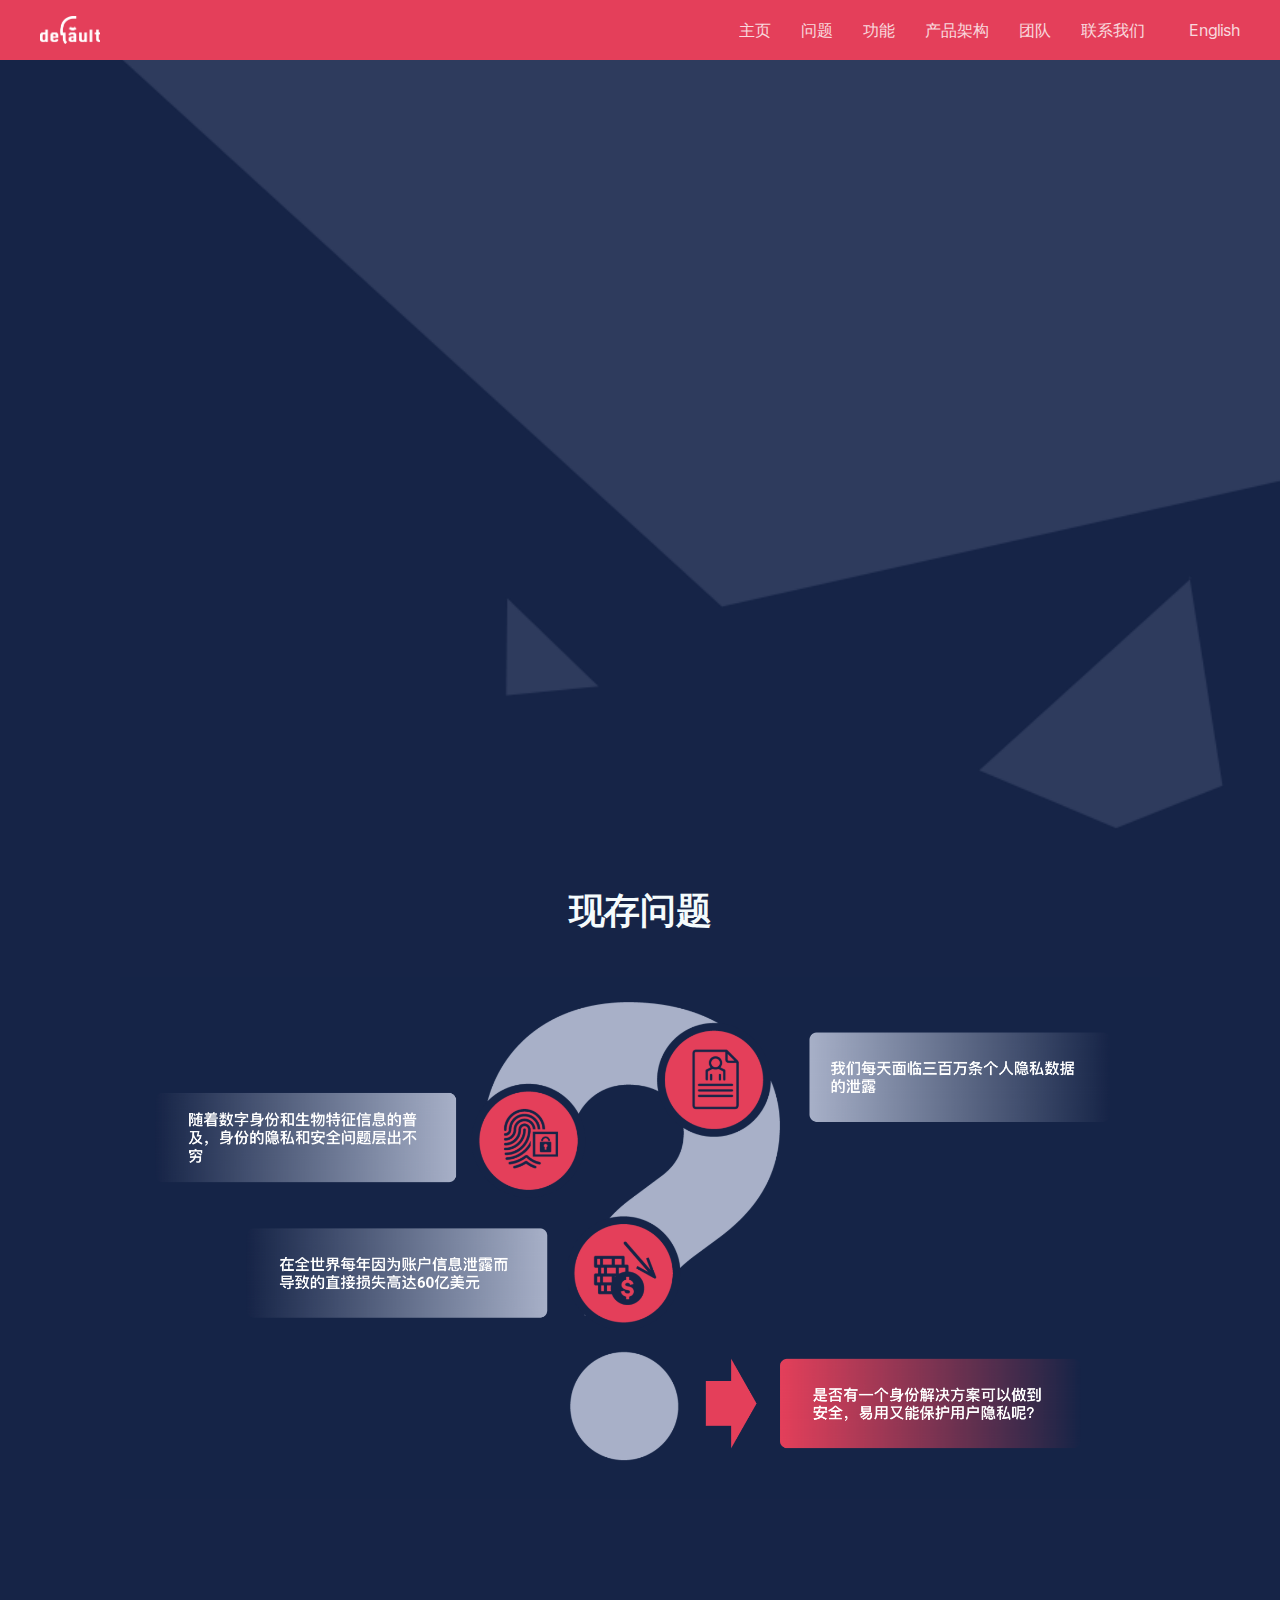
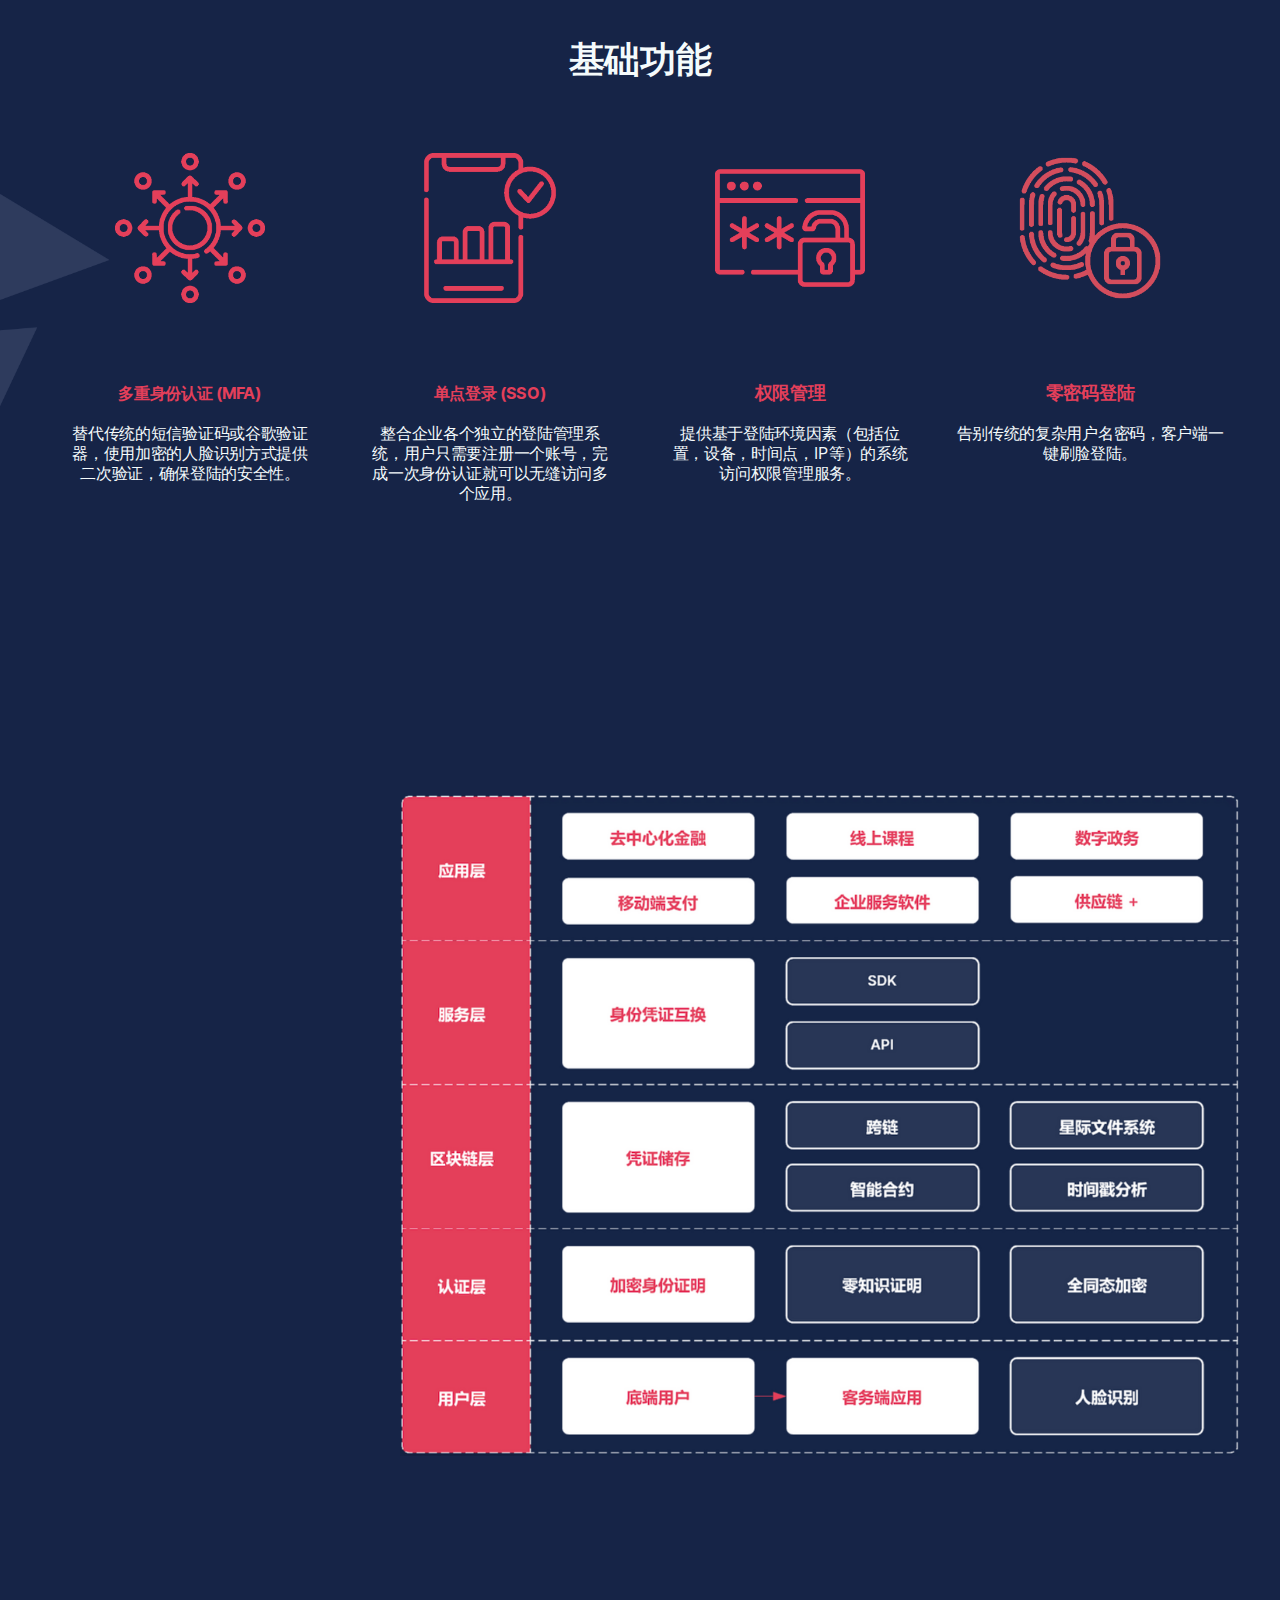
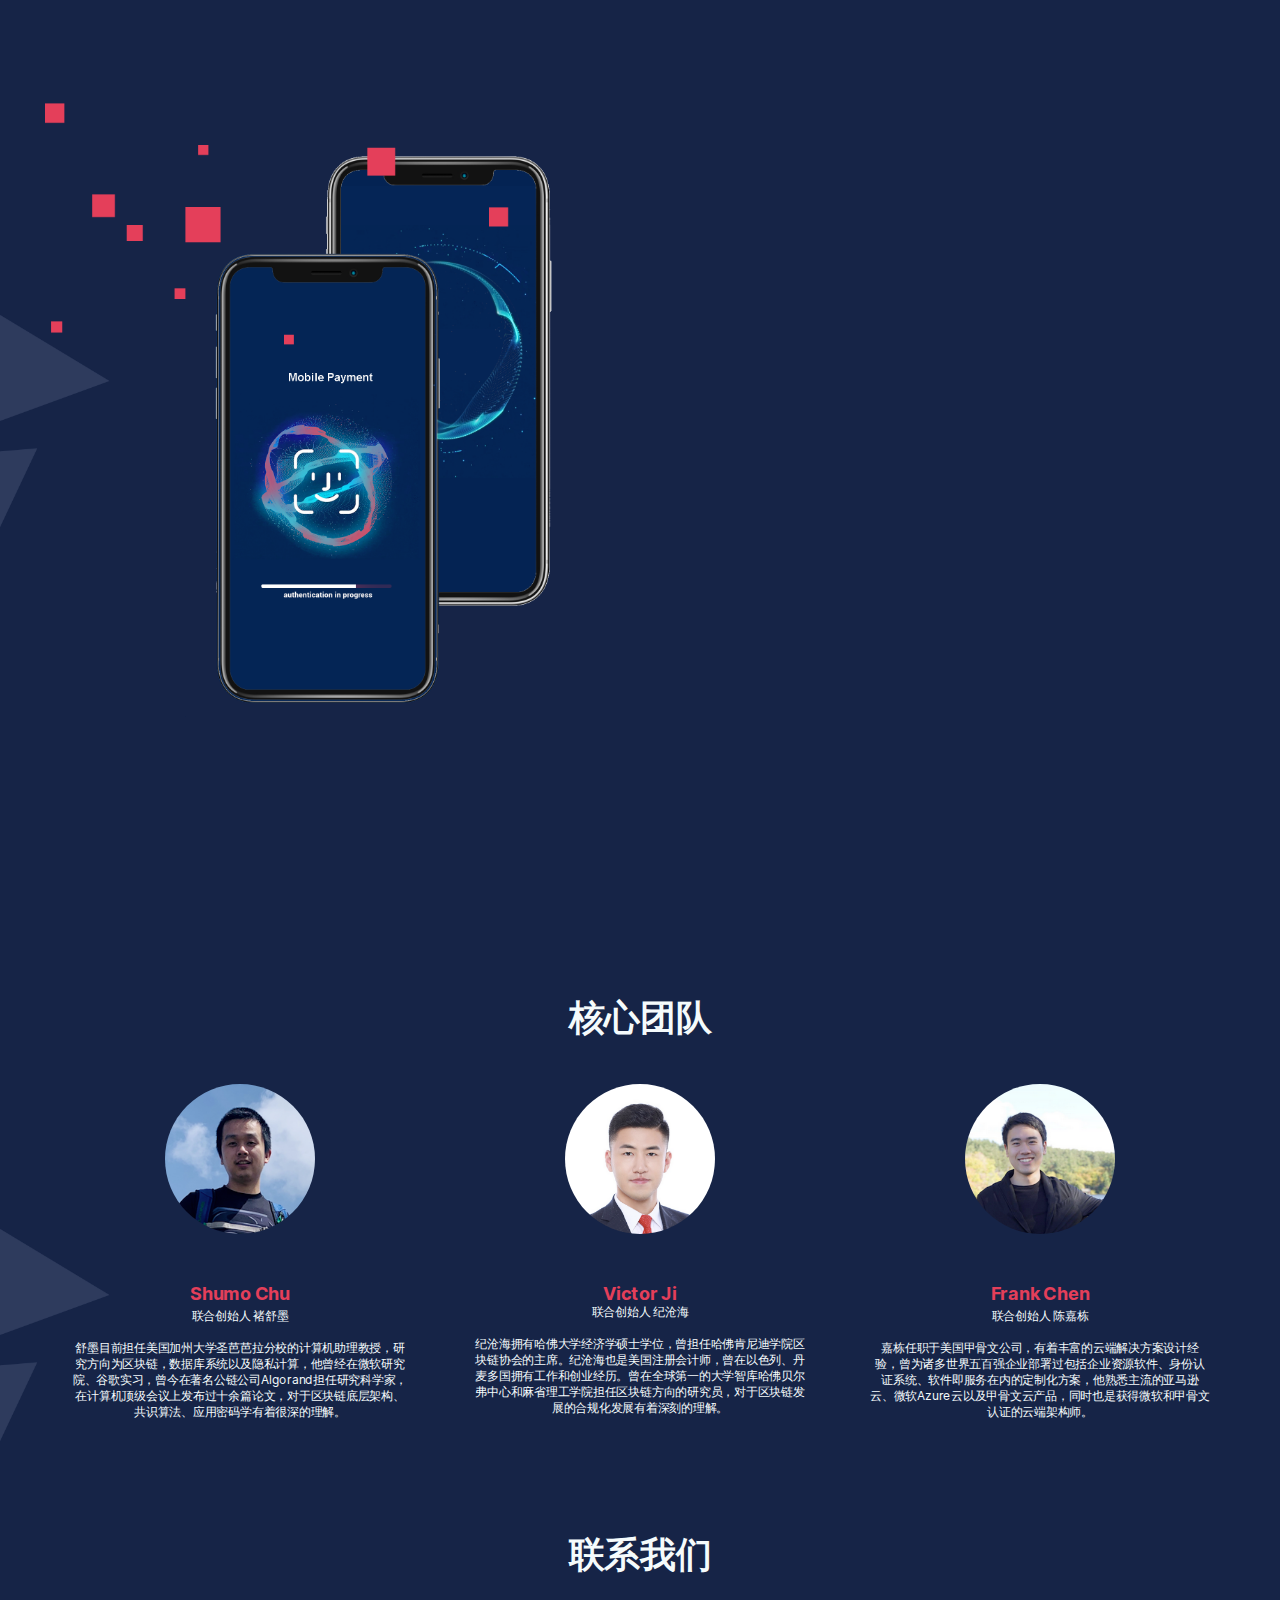
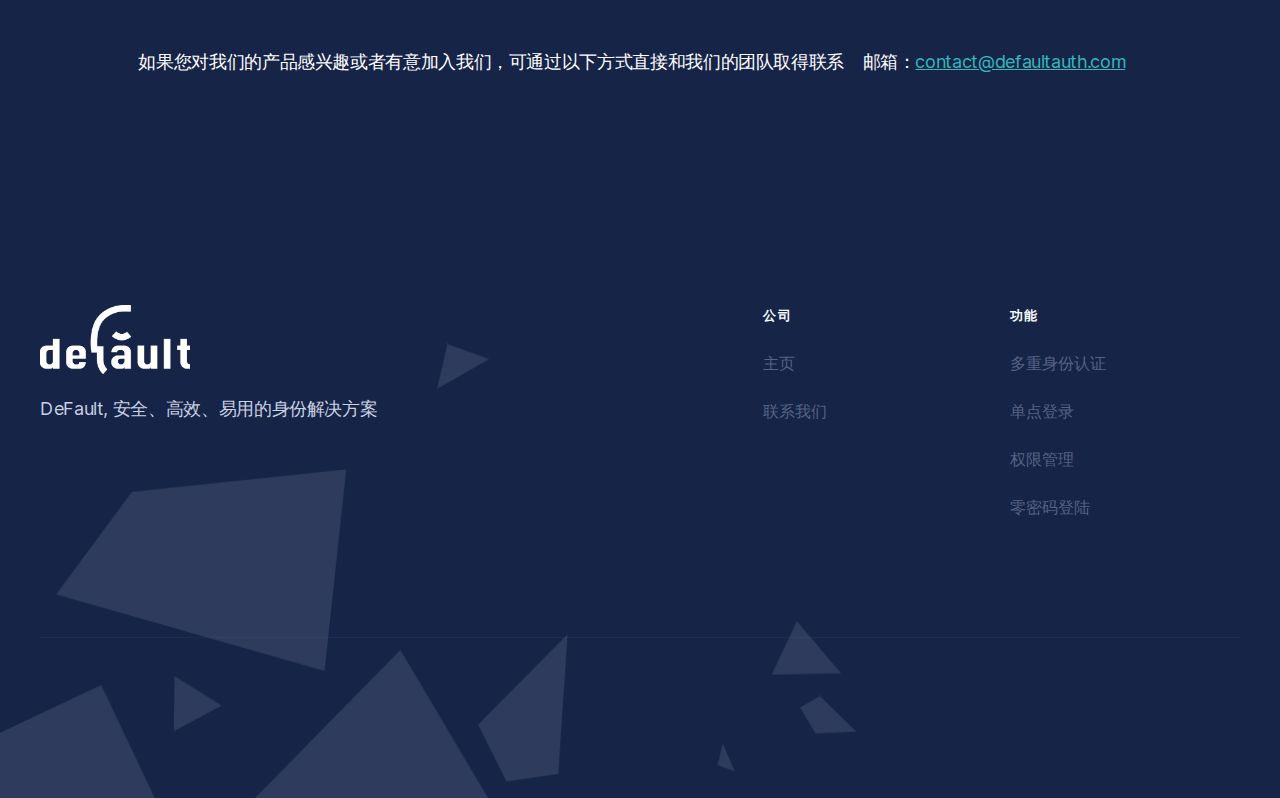
<file: cn.html>
<!DOCTYPE html>
<!--  Last Published: Mon Aug 17 2020 05:01:48 GMT+0000 (Coordinated Universal Time)  -->
<html data-wf-page="5f3707e6598ce6f980069e26" data-wf-site="5f1ecdf9d4b3650b2617898e">
<head>
  <meta charset="utf-8">
  <title>Home中文</title>
  <meta content="DeFault is a decentralized Identity as a Service (IDaaS) that protects consumer privacy through zero-knowledge proof of biometric identification and blockchain." name="description">
  <meta content="Home中文" property="og:title">
  <meta content="DeFault is a decentralized Identity as a Service (IDaaS) that protects consumer privacy through zero-knowledge proof of biometric identification and blockchain." property="og:description">
  <meta content="Home中文" property="twitter:title">
  <meta content="DeFault is a decentralized Identity as a Service (IDaaS) that protects consumer privacy through zero-knowledge proof of biometric identification and blockchain." property="twitter:description">
  <meta property="og:type" content="website">
  <meta content="summary_large_image" name="twitter:card">
  <meta content="width=device-width, initial-scale=1" name="viewport">
  <link href="css/normalize.css" rel="stylesheet" type="text/css">
  <link href="css/components.css" rel="stylesheet" type="text/css">
  <link href="css/default-authorization.css" rel="stylesheet" type="text/css">
  <!-- [if lt IE 9]><script src="https://cdnjs.cloudflare.com/ajax/libs/html5shiv/3.7.3/html5shiv.min.js" type="text/javascript"></script><![endif] -->
  <script type="text/javascript">!function(o,c){var n=c.documentElement,t=" w-mod-";n.className+=t+"js",("ontouchstart"in o||o.DocumentTouch&&c instanceof DocumentTouch)&&(n.className+=t+"touch")}(window,document);</script>
  <link href="images/favicon.png" rel="shortcut icon" type="image/x-icon">
  <link href="images/webclip.png" rel="apple-touch-icon">
  <style>
body{
  -webkit-font-smoothing: antialiased;
  -moz-osx-font-smoothing: grayscale;
}
.redsvg {
   fill: green;
}
</style>
</head>
<body class="body">
  <div>
    <div data-collapse="medium" data-animation="over-right" data-duration="400" id="Navigation" data-w-id="33c883c6-4afc-cc73-3bca-d2857a9d4bc2" role="banner" class="navbar w-nav">
      <div class="navigation-container">
        <div class="navigation-left"><a href="index.html" class="brand w-nav-brand"><img src="images/Asset-35x.png" srcset="images/Asset-35x-p-500.png 500w, images/Asset-35x-p-800.png 800w, images/Asset-35x-p-1080.png 1080w, images/Asset-35x.png 2209w" sizes="(max-width: 767px) 50px, 60px" alt=""></a></div>
        <div class="navigation-right">
          <div class="menu-button w-nav-button">
            <div class="icon w-icon-nav-menu"></div>
          </div>
          <nav role="navigation" class="nav-menu w-nav-menu"><a href="#Header" class="nav-link w-nav-link">主页</a><a href="#issues" class="nav-link w-nav-link">问题</a><a href="#featureinfo" class="nav-link w-nav-link">功能</a><a href="#arch" class="nav-link w-nav-link">产品架构</a><a href="#teaminfo" class="nav-link w-nav-link">团队</a><a href="#contactinfo" class="nav-link w-nav-link">联系我们</a></nav><a href="index.html" class="nav-link w-nav-link">English</a></div>
      </div>
    </div>
  </div>
  <div id="Header" class="header">
    <div class="container-flex">
      <div class="hero-content">
        <h1 style="-webkit-transform:translate3d(-25PX, 0, 0) scale3d(1, 1, 1) rotateX(0) rotateY(0) rotateZ(0) skew(0, 0);-moz-transform:translate3d(-25PX, 0, 0) scale3d(1, 1, 1) rotateX(0) rotateY(0) rotateZ(0) skew(0, 0);-ms-transform:translate3d(-25PX, 0, 0) scale3d(1, 1, 1) rotateX(0) rotateY(0) rotateZ(0) skew(0, 0);transform:translate3d(-25PX, 0, 0) scale3d(1, 1, 1) rotateX(0) rotateY(0) rotateZ(0) skew(0, 0);opacity:0" class="hero-h1"><span class="brand-span">DeFault<br></span>安全、高效、易用<br></h1>
        <p style="-webkit-transform:translate3d(-25PX, 0, 0) scale3d(1, 1, 1) rotateX(0) rotateY(0) rotateZ(0) skew(0, 0);-moz-transform:translate3d(-25PX, 0, 0) scale3d(1, 1, 1) rotateX(0) rotateY(0) rotateZ(0) skew(0, 0);-ms-transform:translate3d(-25PX, 0, 0) scale3d(1, 1, 1) rotateX(0) rotateY(0) rotateZ(0) skew(0, 0);transform:translate3d(-25PX, 0, 0) scale3d(1, 1, 1) rotateX(0) rotateY(0) rotateZ(0) skew(0, 0);opacity:0" class="hero-paragraph">DeFault致力于提供去中心化的身份解决方案（IDaaS），为企业服务软件和开放金融产品提供一个安全、易用、保护用户隐私的生物识别服务。<br></p>
      </div>
      <div class="hero-image-wrap"><img src="images/hero-copy.png" alt="Food Delivery" srcset="images/hero-copy-p-500.png 500w, images/hero-copy.png 576w" sizes="(max-width: 612px) 94vw, (max-width: 991px) 576px, 47vw" style="opacity:0;-webkit-transform:translate3d(0, 0, 0) scale3d(0.95, 0.95, 1) rotateX(0) rotateY(0) rotateZ(0) skew(0, 0);-moz-transform:translate3d(0, 0, 0) scale3d(0.95, 0.95, 1) rotateX(0) rotateY(0) rotateZ(0) skew(0, 0);-ms-transform:translate3d(0, 0, 0) scale3d(0.95, 0.95, 1) rotateX(0) rotateY(0) rotateZ(0) skew(0, 0);transform:translate3d(0, 0, 0) scale3d(0.95, 0.95, 1) rotateX(0) rotateY(0) rotateZ(0) skew(0, 0)" class="hero-image"></div>
    </div>
  </div>
  <div class="section-3">
    <p id="issues" class="feature-paragraph"><strong class="bold-text">现存问题</strong></p><img src="images/问题.png" width="1040" srcset="images/问题.png 500w, images/问题.png 800w, images/问题.png 1080w, images/问题.png 1600w, images/问题.png 1970w" sizes="100vw" alt=""></div>
  <div class="content-section">
    <div class="container">
      <div id="featureinfo">
        <p id="featuresinfo" class="feature-paragraph"><strong class="bold-text">基础功能<br>‍</strong></p>
      </div>
    </div>
    <div class="container">
      <div class="w-row">
        <div class="column w-col w-col-3"><img src="images/decentralized.png" alt="" class="image">
          <p class="feature-paragraph"><strong class="bold-text-3">多重身份认证 (MFA)<br><br></strong>替代传统的短信验证码或谷歌验证器，使用加密的人脸识别方式提供二次验证，确保登陆的安全性。</p>
        </div>
        <div class="column w-col w-col-3"><img src="images/app.png" alt="" class="image">
          <p class="feature-paragraph"><strong class="bold-text-2">单点登录 (SSO)<br><br>‍</strong>整合企业各个独立的登陆管理系统，用户只需要注册一个账号，完成一次身份认证就可以无缝访问多个应用。</p>
        </div>
        <div class="column w-col w-col-3"><img src="images/password.png" alt="" class="image">
          <p class="feature-paragraph"><strong class="bold-text-5">权限管理<br>‍<br></strong>提供基于登陆环境因素（包括位置，设备，时间点，IP等）的系统访问权限管理服务。</p>
        </div>
        <div class="column-2 w-col w-col-3"><img src="images/biometric.png" width="150" alt="" class="image redsvg">
          <p class="feature-paragraph"><strong class="bold-text-5">零密码登陆<br>‍</strong><br>告别传统的复杂用户名密码，客户端一键刷脸登陆。</p>
        </div>
      </div>
    </div>
  </div>
  <div  class="content-section-copy">
    <div class="container">
      <div id="arch" class="container-flex">
        <div  class="hero-content-copy">
          <h1 style="-webkit-transform:translate3d(-25PX, 0, 0) scale3d(1, 1, 1) rotateX(0) rotateY(0) rotateZ(0) skew(0, 0);-moz-transform:translate3d(-25PX, 0, 0) scale3d(1, 1, 1) rotateX(0) rotateY(0) rotateZ(0) skew(0, 0);-ms-transform:translate3d(-25PX, 0, 0) scale3d(1, 1, 1) rotateX(0) rotateY(0) rotateZ(0) skew(0, 0);transform:translate3d(-25PX, 0, 0) scale3d(1, 1, 1) rotateX(0) rotateY(0) rotateZ(0) skew(0, 0);opacity:0" class="hero-h1">产品框架图<br></h1>
        </div>
        <div class="hero-image-wrap-copy"><img src="images/default架构.png" alt="Food Delivery" srcset="images/default架构-p-500.png 500w, images/default架构-p-800.png 800w, images/default架构-p-1080.png 1080w, images/default架构-p-1600.png 1600w, images/default架构-p-2000.png 2000w, images/default架构.png 2488w" sizes="(max-width: 991px) 94vw, 66vw" class="architecture"></div>
      </div>
    </div>
    <div class="container"></div>
  </div>
  <div class="content-section">
    <div class="container">
      <div class="w-layout-grid content-grid">
        <div class="image-block"><img src="images/mp.png" sizes="94vw" alt="" class="image-2"></div>
        <div class="content-block">
          <h1 style="-webkit-transform:translate3d(-25PX, 0, 0) scale3d(1, 1, 1) rotateX(0) rotateY(0) rotateZ(0) skew(0, 0);-moz-transform:translate3d(-25PX, 0, 0) scale3d(1, 1, 1) rotateX(0) rotateY(0) rotateZ(0) skew(0, 0);-ms-transform:translate3d(-25PX, 0, 0) scale3d(1, 1, 1) rotateX(0) rotateY(0) rotateZ(0) skew(0, 0);transform:translate3d(-25PX, 0, 0) scale3d(1, 1, 1) rotateX(0) rotateY(0) rotateZ(0) skew(0, 0);opacity:0" class="hero-h1">解决方案</h1>
          <p style="-webkit-transform:translate3d(-25PX, 0, 0) scale3d(1, 1, 1) rotateX(0) rotateY(0) rotateZ(0) skew(0, 0);-moz-transform:translate3d(-25PX, 0, 0) scale3d(1, 1, 1) rotateX(0) rotateY(0) rotateZ(0) skew(0, 0);-ms-transform:translate3d(-25PX, 0, 0) scale3d(1, 1, 1) rotateX(0) rotateY(0) rotateZ(0) skew(0, 0);transform:translate3d(-25PX, 0, 0) scale3d(1, 1, 1) rotateX(0) rotateY(0) rotateZ(0) skew(0, 0);opacity:0" class="hero-paragraph">DeFault 创新性的采用了基于零知识证明的生物识别技术提供去中心化人脸登陆，多重验证等服务，且同时满足易用性，安全性，以及保护用户隐私等要求。DeFault能够无缝对接去中心化金融、供应链、政府、以及ERP等企业服务软件。我们从企业服务入手，将我们的人脸识别加密认证储存解决方案通过API整合到现有的企业服务软件中，为企业去中心化的提供单点登录，多重身份认证，用户访问管理等服务。<br></p>
        </div>
      </div>
    </div>
  </div>
  <div class="content-section">
    <div class="container">
      <div id="teaminfo" class="section-4">
        <p class="feature-paragraph"><strong class="bold-text">核心团队</strong></p>
      </div>
    </div>
    <div class="container">
      <div class="columns w-row">
        <div class="column w-col w-col-4"><img src="images/Screen-Shot-2020-07-27-at-11.30.09-AM.png" alt="" class="avatar">
          <p class="team-paragraph"><strong class="bold-text-5">Shumo Chu<br>‍</strong>联合创始人 褚舒墨<br><br>舒墨目前担任美国加州大学圣芭芭拉分校的计算机助理教授，研究方向为区块链，数据库系统以及隐私计算，他曾经在微软研究院、谷歌实习，曾今在著名公链公司Algorand担任研究科学家，在计算机顶级会议上发布过十余篇论文，对于区块链底层架构、共识算法、应用密码学有着很深的理解。<br></p>
        </div>
        <div class="column w-col w-col-4"><img src="images/Screen-Shot-2020-07-27-at-11.30.24-AM.png" alt="" class="avatar">
          <p class="team-paragraph"><strong class="bold-text-5">Victor Ji<br></strong>联合创始人 纪沧海<br><br>纪沧海拥有哈佛大学经济学硕士学位，曾担任哈佛肯尼迪学院区块链协会的主席。纪沧海也是美国注册会计师，曾在以色列、丹麦多国拥有工作和创业经历。曾在全球第一的大学智库哈佛贝尔弗中心和麻省理工学院担任区块链方向的研究员，对于区块链发展的合规化发展有着深刻的理解。<br></p>
        </div>
        <div class="column w-col w-col-4"><img src="images/Screen-Shot-2020-07-27-at-11.30.14-AM.png" alt="" class="avatar">
          <p class="team-paragraph"><strong class="bold-text-5">Frank Chen<br>‍</strong>联合创始人 陈嘉栋<br><br>嘉栋任职于美国甲骨文公司，有着丰富的云端解决方案设计经验，曾为诸多世界五百强企业部署过包括企业资源软件、身份认证系统、软件即服务在内的定制化方案，他熟悉主流的亚马逊云、微软Azure云以及甲骨文云产品，同时也是获得微软和甲骨文认证的云端架构师。<br></p>
        </div>
      </div>
    </div>
    <div class="section"></div>
    <p class="feature-paragraph"><strong class="bold-text"><br><br>联系我们<br></strong></p>
    <div id="contactinfo">
      <p class="paragraph-2"><br>如果您对我们的产品感兴趣或者有意加入我们，可通过以下方式直接和我们的团队取得联系    邮箱：<a href="mailto:contact@defaultauth.com">contact@defaultauth.com</a><strong><br></strong></p>
    </div>
  </div>
  <div class="footer">
    <div class="container">
      <div class="w-layout-grid footer-grid">
        <div id="w-node-a159dcc6da5a-dcc6da57" class="footer-column"><img src="images/Asset-35x.png" width="150" srcset="images/Asset-35x-p-500.png 500w, images/Asset-35x-p-800.png 800w, images/Asset-35x-p-1080.png 1080w, images/Asset-35x.png 2209w" sizes="150px" alt="" class="footer-logo">
          <p class="hero-paragraph">DeFault, 安全、高效、易用的身份解决方案</p>
        </div>
        <div id="w-node-a159dcc6da5e-dcc6da57" class="footer-column">
          <div class="title">公司</div><a href="#Header" class="footer-link">主页</a><a href="#contactinfo" class="footer-link">联系我们</a></div>
        <div id="w-node-a159dcc6da69-dcc6da57" class="footer-column">
          <div class="title">功能</div><a href="#featureinfo" class="footer-link">多重身份认证</a><a href="#featureinfo" class="footer-link">单点登录</a><a href="#featuresinfo" class="footer-link">权限管理</a><a href="#featuresinfo" class="footer-link">零密码登陆</a></div>
      </div>
      <div class="footer-legal">
        <div class="footer-detail-left"></div>
        <div class="footer-detail-right">
          <!--<div class="social-icon-wrap"><a href="#" class="social-link w-inline-block"><img src="https://uploads-ssl.webflow.com/5e360a99f4dd53fd793925af/5e362b9c121267b0fabbef18_social-instagram.svg" alt="" class="social-icon"></a><a href="#" class="social-link w-inline-block"><img src="https://uploads-ssl.webflow.com/5e360a99f4dd53fd793925af/5e362b9cf4dd53d8073a05cd_social-twitter.svg" alt="" class="social-icon"></a><a href="#" class="social-link w-inline-block"><img src="https://uploads-ssl.webflow.com/5e360a99f4dd53fd793925af/5e362b9c7c077b1740e27d28_social-youtube.svg" alt="" class="social-icon"></a></div>-->
        </div>
      </div>
    </div>
  </div>
  <script src="https://d3e54v103j8qbb.cloudfront.net/js/jquery-3.4.1.min.220afd743d.js?site=5f1ecdf9d4b3650b2617898e" type="text/javascript" integrity="sha256-CSXorXvZcTkaix6Yvo6HppcZGetbYMGWSFlBw8HfCJo=" crossorigin="anonymous"></script>
  <script src="js/default-authorization.js" type="text/javascript"></script>
  <!-- [if lte IE 9]><script src="https://cdnjs.cloudflare.com/ajax/libs/placeholders/3.0.2/placeholders.min.js"></script><![endif] -->
</body>
</html>
</file>
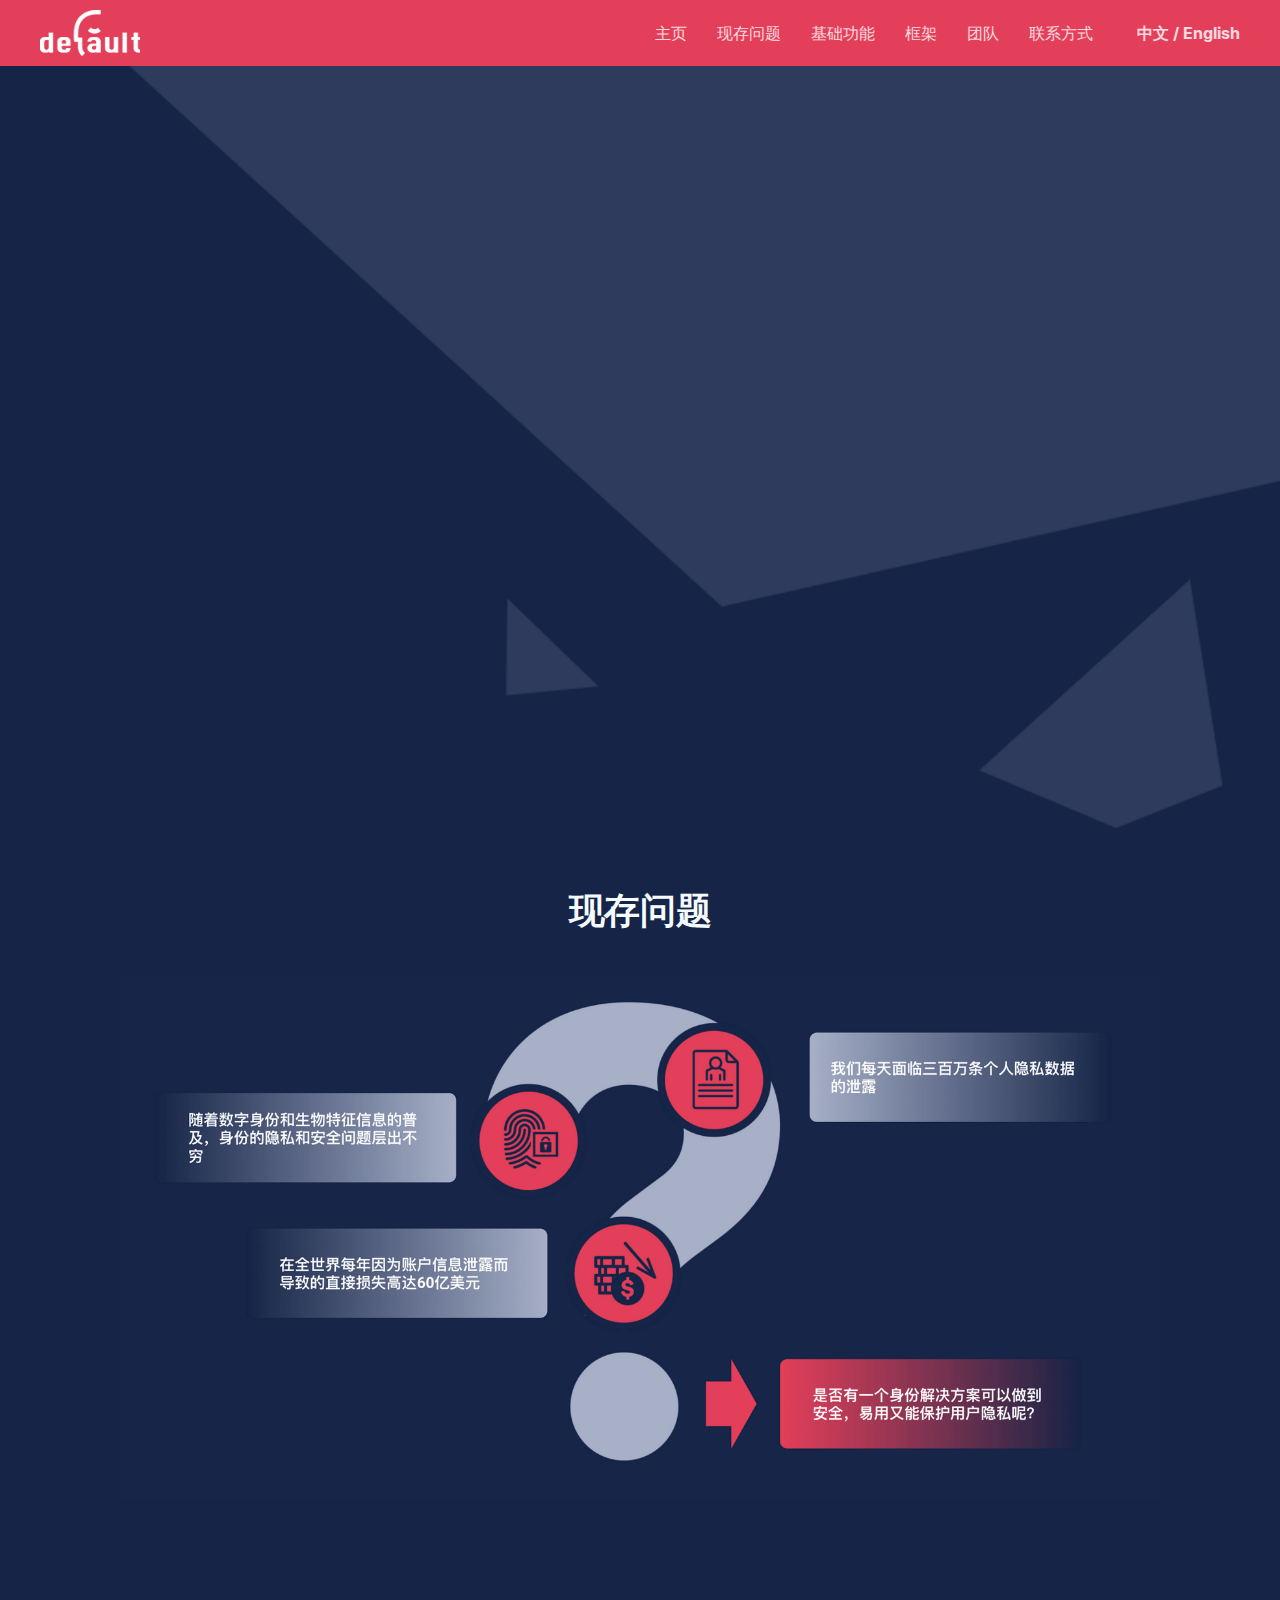
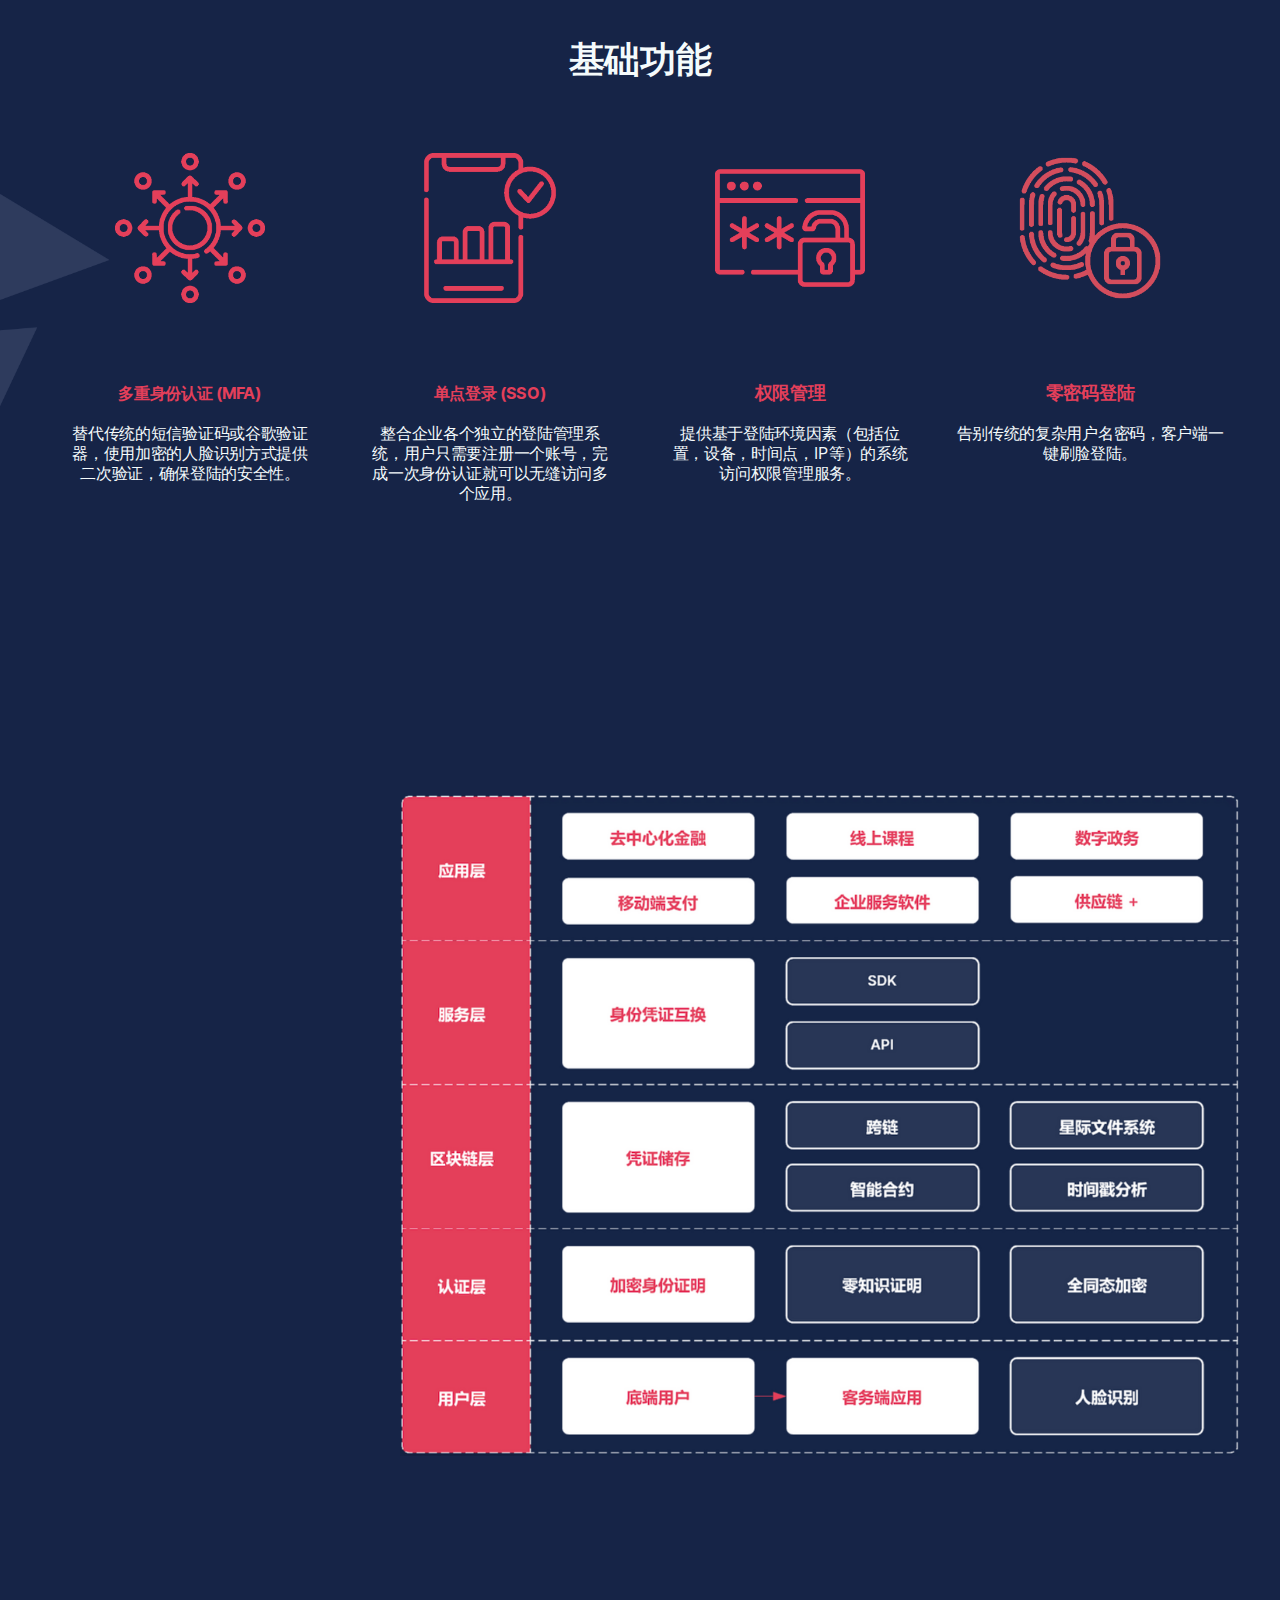
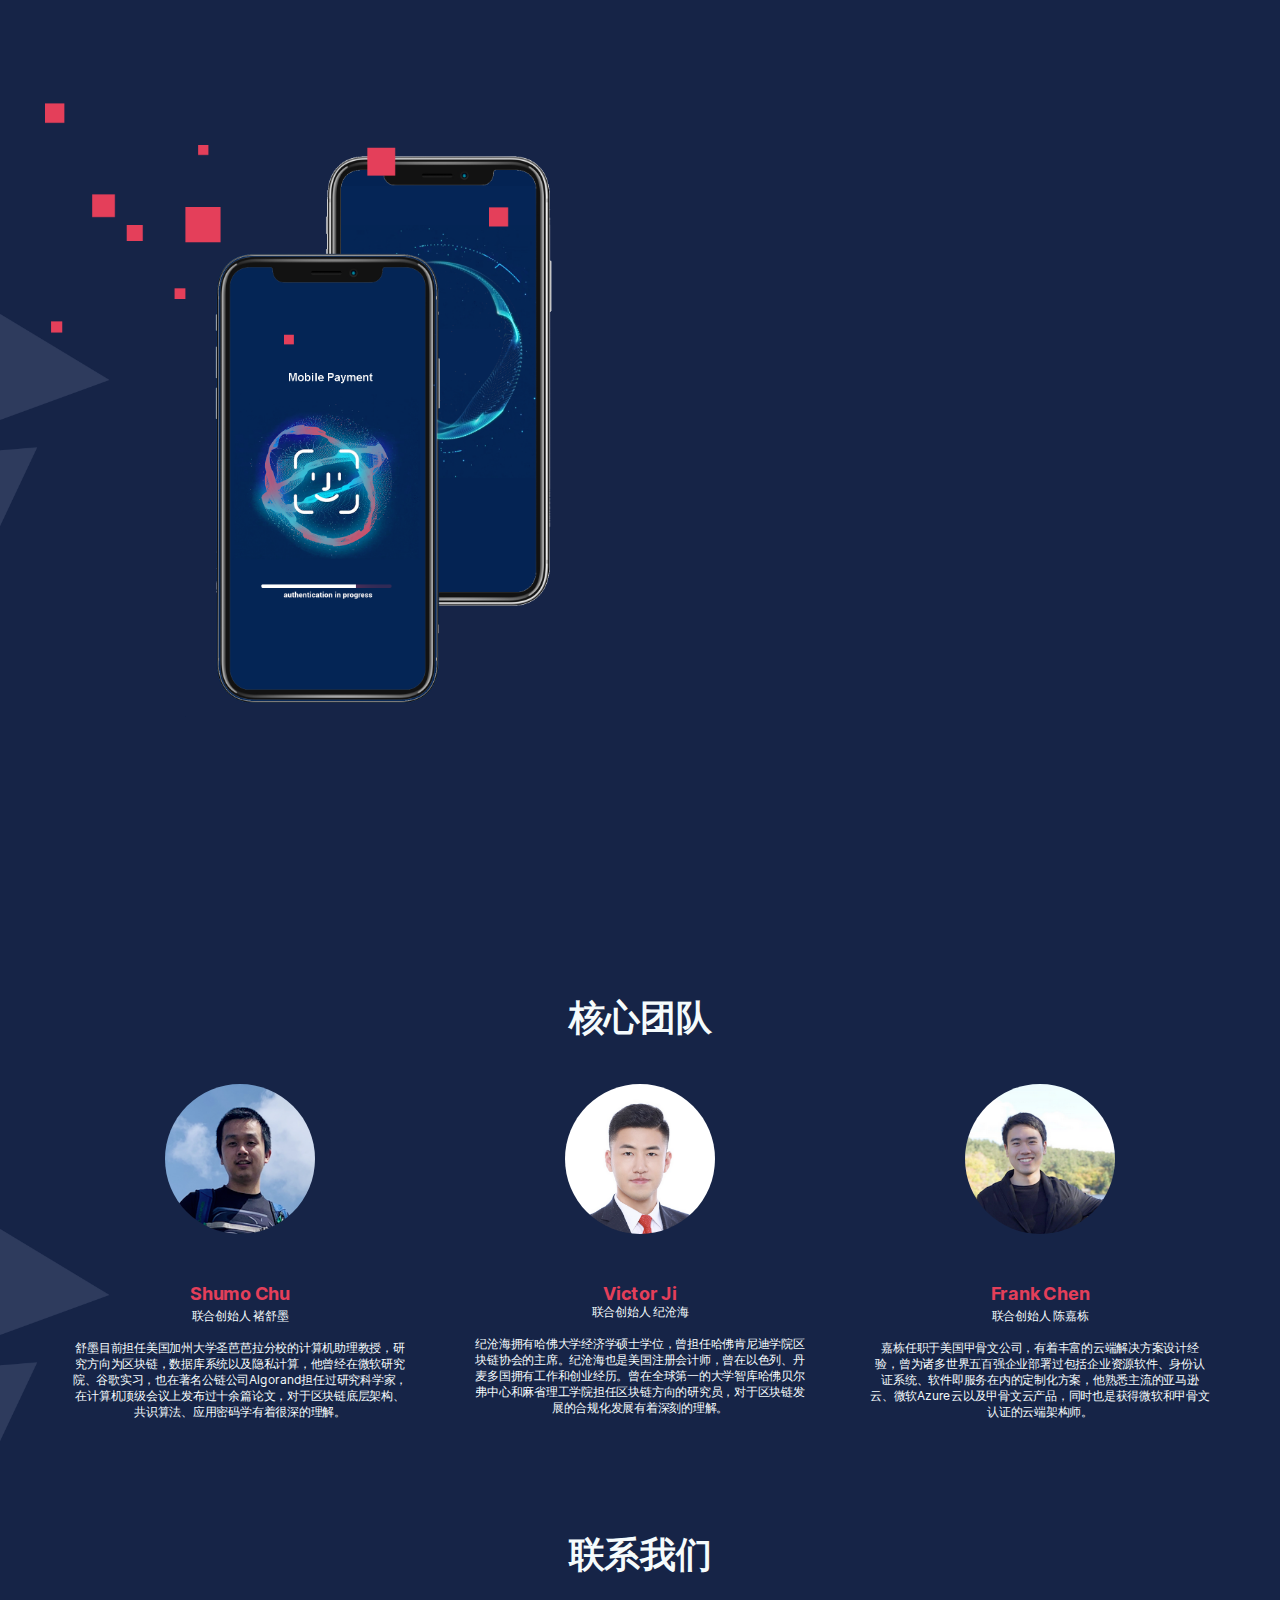
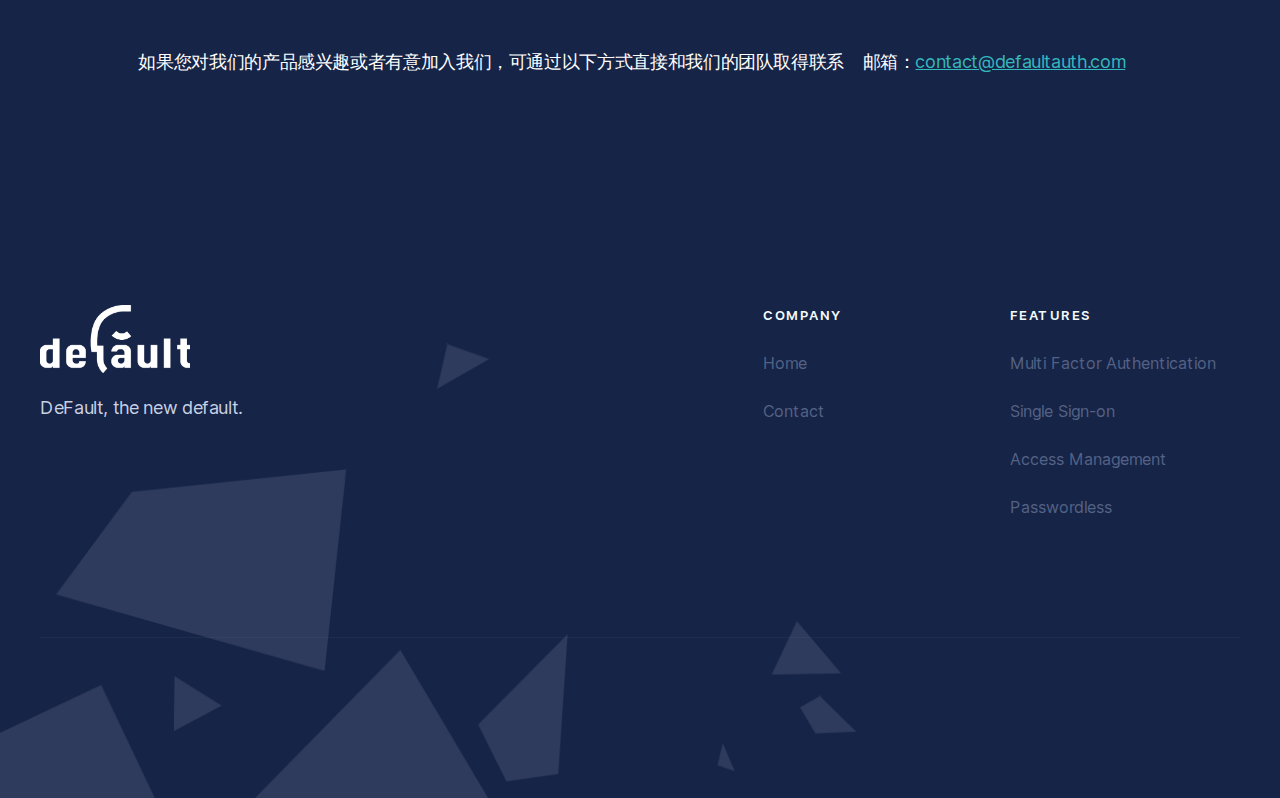
<file: home-chinese.html>
<!DOCTYPE html>
<!--  Last Published: Tue Aug 18 2020 13:13:49 GMT+0000 (Coordinated Universal Time)  -->
<html data-wf-page="5f3707e6598ce6f980069e26" data-wf-site="5f1ecdf9d4b3650b2617898e">
<head>
  <meta charset="utf-8">
  <title>Default</title>
  <meta content="DeFault致力于提供去中心化的身份解决方案（IDaaS），为企业服务软件和开放金融产品提供一个安全、易用、保护用户隐私的生物识别服务。" name="description">
  <meta content="Default" property="og:title">
  <meta content="DeFault致力于提供去中心化的身份解决方案（IDaaS），为企业服务软件和开放金融产品提供一个安全、易用、保护用户隐私的生物识别服务。" property="og:description">
  <meta content="Default" property="twitter:title">
  <meta content="DeFault致力于提供去中心化的身份解决方案（IDaaS），为企业服务软件和开放金融产品提供一个安全、易用、保护用户隐私的生物识别服务。" property="twitter:description">
  <meta property="og:type" content="website">
  <meta content="summary_large_image" name="twitter:card">
  <meta content="width=device-width, initial-scale=1" name="viewport">
  <link href="css/normalize.css" rel="stylesheet" type="text/css">
  <link href="css/components.css" rel="stylesheet" type="text/css">
  <link href="css/default-authorization.css" rel="stylesheet" type="text/css">
  <!-- [if lt IE 9]><script src="https://cdnjs.cloudflare.com/ajax/libs/html5shiv/3.7.3/html5shiv.min.js" type="text/javascript"></script><![endif] -->
  <script type="text/javascript">!function(o,c){var n=c.documentElement,t=" w-mod-";n.className+=t+"js",("ontouchstart"in o||o.DocumentTouch&&c instanceof DocumentTouch)&&(n.className+=t+"touch")}(window,document);</script>
  <link href="images/favicon.png" rel="shortcut icon" type="image/x-icon">
  <link href="images/webclip.png" rel="apple-touch-icon">
  <style>
body{
  -webkit-font-smoothing: antialiased;
  -moz-osx-font-smoothing: grayscale;
}
.redsvg {
   fill: green;
}
</style>
</head>
<body class="body">
  <div data-collapse="medium" data-animation="over-right" data-duration="400" id="Navigation" data-w-id="33c883c6-4afc-cc73-3bca-d2857a9d4bc2" role="banner" class="navbar w-nav">
    <div class="navigation-container">
      <div class="navigation-left"><a href="index.html" class="brand w-nav-brand"><img src="images/Asset-35x.png" srcset="images/Asset-35x-p-500.png 500w, images/Asset-35x-p-800.png 800w, images/Asset-35x-p-1080.png 1080w, images/Asset-35x.png 2209w" sizes="100px" alt="" class="image-7"></a></div>
      <div class="navigation-right">
        <div class="menu-button w-nav-button">
          <div class="icon w-icon-nav-menu"></div>
        </div>
        <nav role="navigation" class="nav-menu w-nav-menu"><a href="#home" class="nav-link w-nav-link">主页</a><a href="#current" class="nav-link w-nav-link">现存问题</a><a href="#features" class="nav-link w-nav-link">基础功能</a><a href="#architecture" class="nav-link w-nav-link">框架</a><a href="#team" class="nav-link w-nav-link">团队</a><a href="#contact" class="nav-link w-nav-link">联系方式</a></nav><a href="index.html" aria-current="page" class="nav-link w-nav-link w--current">中文 / English</a></div>
    </div>
  </div>
  <div id="home" class="header">
    <div class="container-flex">
      <div class="hero-content">
        <h1 style="-webkit-transform:translate3d(-25PX, 0, 0) scale3d(1, 1, 1) rotateX(0) rotateY(0) rotateZ(0) skew(0, 0);-moz-transform:translate3d(-25PX, 0, 0) scale3d(1, 1, 1) rotateX(0) rotateY(0) rotateZ(0) skew(0, 0);-ms-transform:translate3d(-25PX, 0, 0) scale3d(1, 1, 1) rotateX(0) rotateY(0) rotateZ(0) skew(0, 0);transform:translate3d(-25PX, 0, 0) scale3d(1, 1, 1) rotateX(0) rotateY(0) rotateZ(0) skew(0, 0);opacity:0" class="hero-h1"><span class="brand-span">DeFault<br></span>安全、高效、易用<br></h1>
        <p style="-webkit-transform:translate3d(-25PX, 0, 0) scale3d(1, 1, 1) rotateX(0) rotateY(0) rotateZ(0) skew(0, 0);-moz-transform:translate3d(-25PX, 0, 0) scale3d(1, 1, 1) rotateX(0) rotateY(0) rotateZ(0) skew(0, 0);-ms-transform:translate3d(-25PX, 0, 0) scale3d(1, 1, 1) rotateX(0) rotateY(0) rotateZ(0) skew(0, 0);transform:translate3d(-25PX, 0, 0) scale3d(1, 1, 1) rotateX(0) rotateY(0) rotateZ(0) skew(0, 0);opacity:0" class="hero-paragraph">DeFault致力于提供去中心化的身份解决方案（IDaaS），为企业服务软件和开放金融产品提供一个安全、易用、保护用户隐私的生物识别服务。<br></p>
      </div>
      <div class="hero-image-wrap"><img src="images/hero-copy.png" alt="Food Delivery" srcset="images/hero-copy-p-500.png 500w, images/hero-copy.png 576w" sizes="(max-width: 612px) 94vw, (max-width: 991px) 576px, 47vw" style="opacity:0;-webkit-transform:translate3d(0, 0, 0) scale3d(0.95, 0.95, 1) rotateX(0) rotateY(0) rotateZ(0) skew(0, 0);-moz-transform:translate3d(0, 0, 0) scale3d(0.95, 0.95, 1) rotateX(0) rotateY(0) rotateZ(0) skew(0, 0);-ms-transform:translate3d(0, 0, 0) scale3d(0.95, 0.95, 1) rotateX(0) rotateY(0) rotateZ(0) skew(0, 0);transform:translate3d(0, 0, 0) scale3d(0.95, 0.95, 1) rotateX(0) rotateY(0) rotateZ(0) skew(0, 0)" class="hero-image"></div>
    </div>
  </div>
  <div id="current" class="section-3">
    <p class="feature-paragraph"><strong class="bold-text">现存问题</strong></p><img src="images/问题.png" width="1040" srcset="images/问题-p-500.png 500w, images/问题-p-800.png 800w, images/问题-p-1080.png 1080w, images/问题-p-1600.png 1600w, images/问题.png 1970w" sizes="100vw" alt=""></div>
  <div id="features" class="content-section">
    <div class="container">
      <div id="featureinfo">
        <p class="feature-paragraph"><strong class="bold-text">基础功能<br>‍</strong></p>
      </div>
    </div>
    <div class="container">
      <div class="w-row">
        <div class="column w-col w-col-3"><img src="images/decentralized.png" alt="" class="image">
          <p class="feature-paragraph"><strong class="bold-text-3">多重身份认证 (MFA)<br><br></strong>替代传统的短信验证码或谷歌验证器，使用加密的人脸识别方式提供二次验证，确保登陆的安全性。</p>
        </div>
        <div class="column w-col w-col-3"><img src="images/app.png" alt="" class="image">
          <p class="feature-paragraph"><strong class="bold-text-2">单点登录 (SSO)<br><br>‍</strong>整合企业各个独立的登陆管理系统，用户只需要注册一个账号，完成一次身份认证就可以无缝访问多个应用。</p>
        </div>
        <div class="column w-col w-col-3"><img src="images/password.png" alt="" class="image">
          <p class="feature-paragraph"><strong class="bold-text-5">权限管理<br>‍<br></strong>提供基于登陆环境因素（包括位置，设备，时间点，IP等）的系统访问权限管理服务。</p>
        </div>
        <div class="column-2 w-col w-col-3"><img src="images/biometric.png" width="150" alt="" class="image redsvg">
          <p class="feature-paragraph"><strong class="bold-text-5">零密码登陆<br>‍</strong><br>告别传统的复杂用户名密码，客户端一键刷脸登陆。</p>
        </div>
      </div>
    </div>
  </div>
  <div id="architecture" class="content-section-copy">
    <div class="container">
      <div class="container-flex">
        <div class="hero-content-copy">
          <h1 style="-webkit-transform:translate3d(-25PX, 0, 0) scale3d(1, 1, 1) rotateX(0) rotateY(0) rotateZ(0) skew(0, 0);-moz-transform:translate3d(-25PX, 0, 0) scale3d(1, 1, 1) rotateX(0) rotateY(0) rotateZ(0) skew(0, 0);-ms-transform:translate3d(-25PX, 0, 0) scale3d(1, 1, 1) rotateX(0) rotateY(0) rotateZ(0) skew(0, 0);transform:translate3d(-25PX, 0, 0) scale3d(1, 1, 1) rotateX(0) rotateY(0) rotateZ(0) skew(0, 0);opacity:0" class="hero-h1">产品框架图<br></h1>
        </div>
        <div class="hero-image-wrap-copy"><img src="images/default架构.png" alt="Food Delivery" srcset="images/default架构-p-500.png 500w, images/default架构-p-800.png 800w, images/default架构-p-1080.png 1080w, images/default架构-p-1600.png 1600w, images/default架构-p-2000.png 2000w, images/default架构.png 2488w" sizes="(max-width: 991px) 94vw, 66vw" class="architecture"></div>
      </div>
    </div>
    <div class="container"></div>
  </div>
  <div id="solution" class="content-section">
    <div class="container">
      <div class="w-layout-grid content-grid">
        <div class="image-block"><img src="images/5f1eee5a861f1285e4814edf_1-24iqS01q4xyRdVsWN0rAqw副本.png" srcset="images/5f1eee5a861f1285e4814edf_1-24iqS01q4xyRdVsWN0rAqw副本-p-500.png 500w, images/5f1eee5a861f1285e4814edf_1-24iqS01q4xyRdVsWN0rAqw副本-p-800.png 800w, images/5f1eee5a861f1285e4814edf_1-24iqS01q4xyRdVsWN0rAqw副本-p-1080.png 1080w, images/5f1eee5a861f1285e4814edf_1-24iqS01q4xyRdVsWN0rAqw副本.png 1492w" sizes="94vw" alt="" class="image-2"></div>
        <div class="content-block">
          <h1 style="-webkit-transform:translate3d(-25PX, 0, 0) scale3d(1, 1, 1) rotateX(0) rotateY(0) rotateZ(0) skew(0, 0);-moz-transform:translate3d(-25PX, 0, 0) scale3d(1, 1, 1) rotateX(0) rotateY(0) rotateZ(0) skew(0, 0);-ms-transform:translate3d(-25PX, 0, 0) scale3d(1, 1, 1) rotateX(0) rotateY(0) rotateZ(0) skew(0, 0);transform:translate3d(-25PX, 0, 0) scale3d(1, 1, 1) rotateX(0) rotateY(0) rotateZ(0) skew(0, 0);opacity:0" class="hero-h1">解决方案</h1>
          <p style="-webkit-transform:translate3d(-25PX, 0, 0) scale3d(1, 1, 1) rotateX(0) rotateY(0) rotateZ(0) skew(0, 0);-moz-transform:translate3d(-25PX, 0, 0) scale3d(1, 1, 1) rotateX(0) rotateY(0) rotateZ(0) skew(0, 0);-ms-transform:translate3d(-25PX, 0, 0) scale3d(1, 1, 1) rotateX(0) rotateY(0) rotateZ(0) skew(0, 0);transform:translate3d(-25PX, 0, 0) scale3d(1, 1, 1) rotateX(0) rotateY(0) rotateZ(0) skew(0, 0);opacity:0" class="hero-paragraph">DeFault 创新性的采用了基于零知识证明的生物识别技术提供去中心化人脸登陆，多重验证等服务，且同时满足易用性，安全性，以及保护用户隐私等要求。DeFault能够无缝对接去中心化金融、供应链、政府、以及ERP等企业服务软件。我们从企业服务入手，将我们的人脸识别加密认证储存解决方案通过API整合到现有的企业服务软件中，为企业去中心化的提供单点登录，多重身份认证，用户访问管理等服务。<br></p>
        </div>
      </div>
    </div>
  </div>
  <div id="team" class="content-section">
    <div class="container">
      <div id="teaminfo" class="section-4">
        <p class="feature-paragraph"><strong class="bold-text">核心团队</strong></p>
      </div>
    </div>
    <div class="container">
      <div class="columns w-row">
        <div class="column w-col w-col-4"><img src="images/Screen-Shot-2020-07-27-at-11.30.09-AM.png" alt="" class="avatar">
          <p class="team-paragraph"><strong class="bold-text-5">Shumo Chu<br>‍</strong>联合创始人 褚舒墨<br><br>舒墨目前担任美国加州大学圣芭芭拉分校的计算机助理教授，研究方向为区块链，数据库系统以及隐私计算，他曾经在微软研究院、谷歌实习，也在著名公链公司Algorand担任过研究科学家，在计算机顶级会议上发布过十余篇论文，对于区块链底层架构、共识算法、应用密码学有着很深的理解。<br></p>
        </div>
        <div class="column w-col w-col-4"><img src="images/Screen-Shot-2020-07-27-at-11.30.24-AM.png" alt="" class="avatar">
          <p class="team-paragraph"><strong class="bold-text-5">Victor Ji<br></strong>联合创始人 纪沧海<br><br>纪沧海拥有哈佛大学经济学硕士学位，曾担任哈佛肯尼迪学院区块链协会的主席。纪沧海也是美国注册会计师，曾在以色列、丹麦多国拥有工作和创业经历。曾在全球第一的大学智库哈佛贝尔弗中心和麻省理工学院担任区块链方向的研究员，对于区块链发展的合规化发展有着深刻的理解。<br></p>
        </div>
        <div class="column w-col w-col-4"><img src="images/Screen-Shot-2020-07-27-at-11.30.14-AM.png" alt="" class="avatar">
          <p class="team-paragraph"><strong class="bold-text-5">Frank Chen<br>‍</strong>联合创始人 陈嘉栋<br><br>嘉栋任职于美国甲骨文公司，有着丰富的云端解决方案设计经验，曾为诸多世界五百强企业部署过包括企业资源软件、身份认证系统、软件即服务在内的定制化方案，他熟悉主流的亚马逊云、微软Azure云以及甲骨文云产品，同时也是获得微软和甲骨文认证的云端架构师。<br></p>
        </div>
      </div>
    </div>
    <div class="section"></div>
    <p id="contact" class="feature-paragraph"><strong class="bold-text"><br><br>联系我们<br></strong></p>
    <div id="contactinfo">
      <p class="paragraph-2"><br>如果您对我们的产品感兴趣或者有意加入我们，可通过以下方式直接和我们的团队取得联系    邮箱：<a href="mailto:contact@defaultauth.com">contact@defaultauth.com</a><strong><br></strong></p>
    </div>
  </div>
  <div class="footer">
    <div class="container">
      <div class="w-layout-grid footer-grid">
        <div id="w-node-a159dcc6da5a-dcc6da57" class="footer-column"><img src="images/Asset-35x.png" width="150" srcset="images/Asset-35x-p-500.png 500w, images/Asset-35x-p-800.png 800w, images/Asset-35x-p-1080.png 1080w, images/Asset-35x.png 2209w" sizes="150px" alt="" class="footer-logo">
          <p class="hero-paragraph">DeFault, the new default.</p>
        </div>
        <div id="w-node-a159dcc6da5e-dcc6da57" class="footer-column">
          <div class="title">company</div><a href="#home" class="footer-link">Home</a><a href="#contactinfo" class="footer-link">Contact</a></div>
        <div id="w-node-a159dcc6da69-dcc6da57" class="footer-column">
          <div class="title">features</div><a href="#" class="footer-link">Multi Factor Authentication</a><a href="#" class="footer-link">Single Sign-on</a><a href="#" class="footer-link">Access Management</a><a href="#" class="footer-link">Passwordless</a></div>
      </div>
      <div class="footer-legal">
        <div class="footer-detail-left"></div>
        <div class="footer-detail-right"></div>
      </div>
    </div>
  </div>
  <script src="https://d3e54v103j8qbb.cloudfront.net/js/jquery-3.4.1.min.220afd743d.js?site=5f1ecdf9d4b3650b2617898e" type="text/javascript" integrity="sha256-CSXorXvZcTkaix6Yvo6HppcZGetbYMGWSFlBw8HfCJo=" crossorigin="anonymous"></script>
  <script src="js/default-authorization.js" type="text/javascript"></script>
  <!-- [if lte IE 9]><script src="https://cdnjs.cloudflare.com/ajax/libs/placeholders/3.0.2/placeholders.min.js"></script><![endif] -->
</body>
</html>
</file>
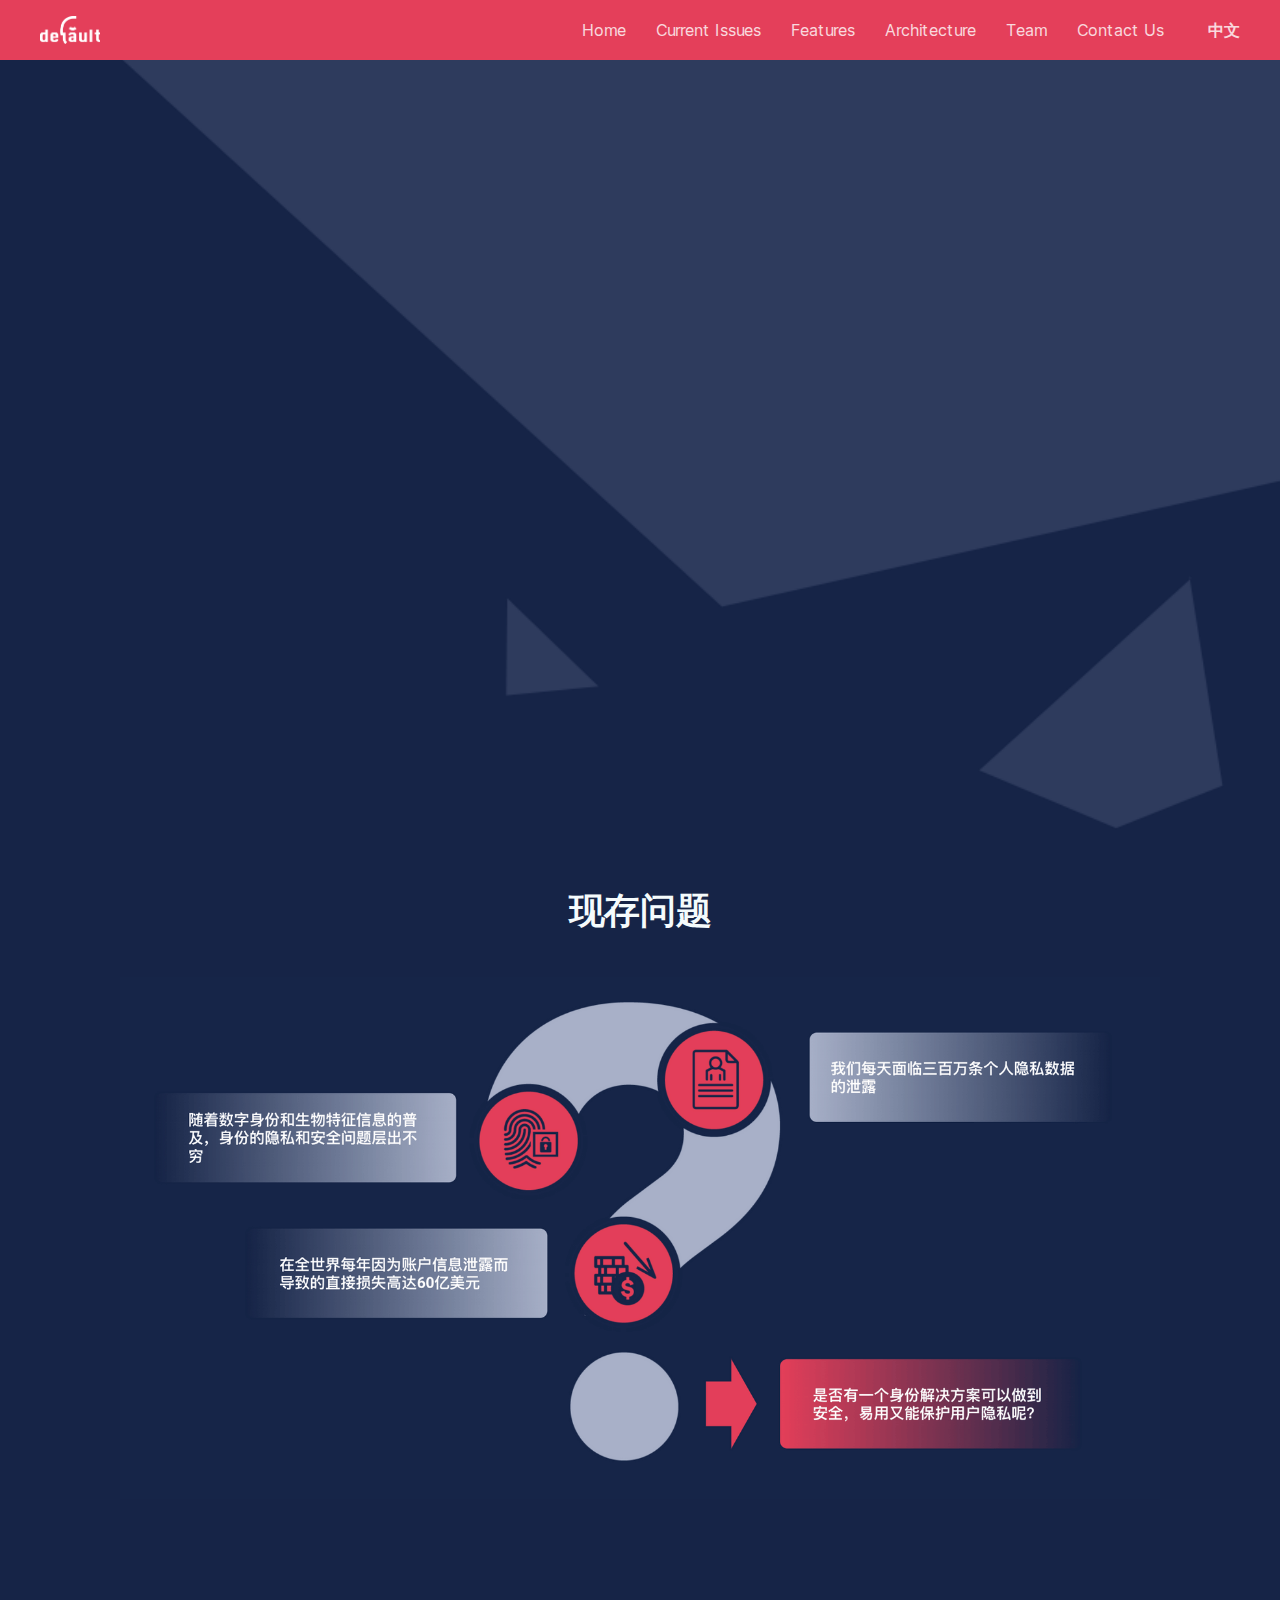
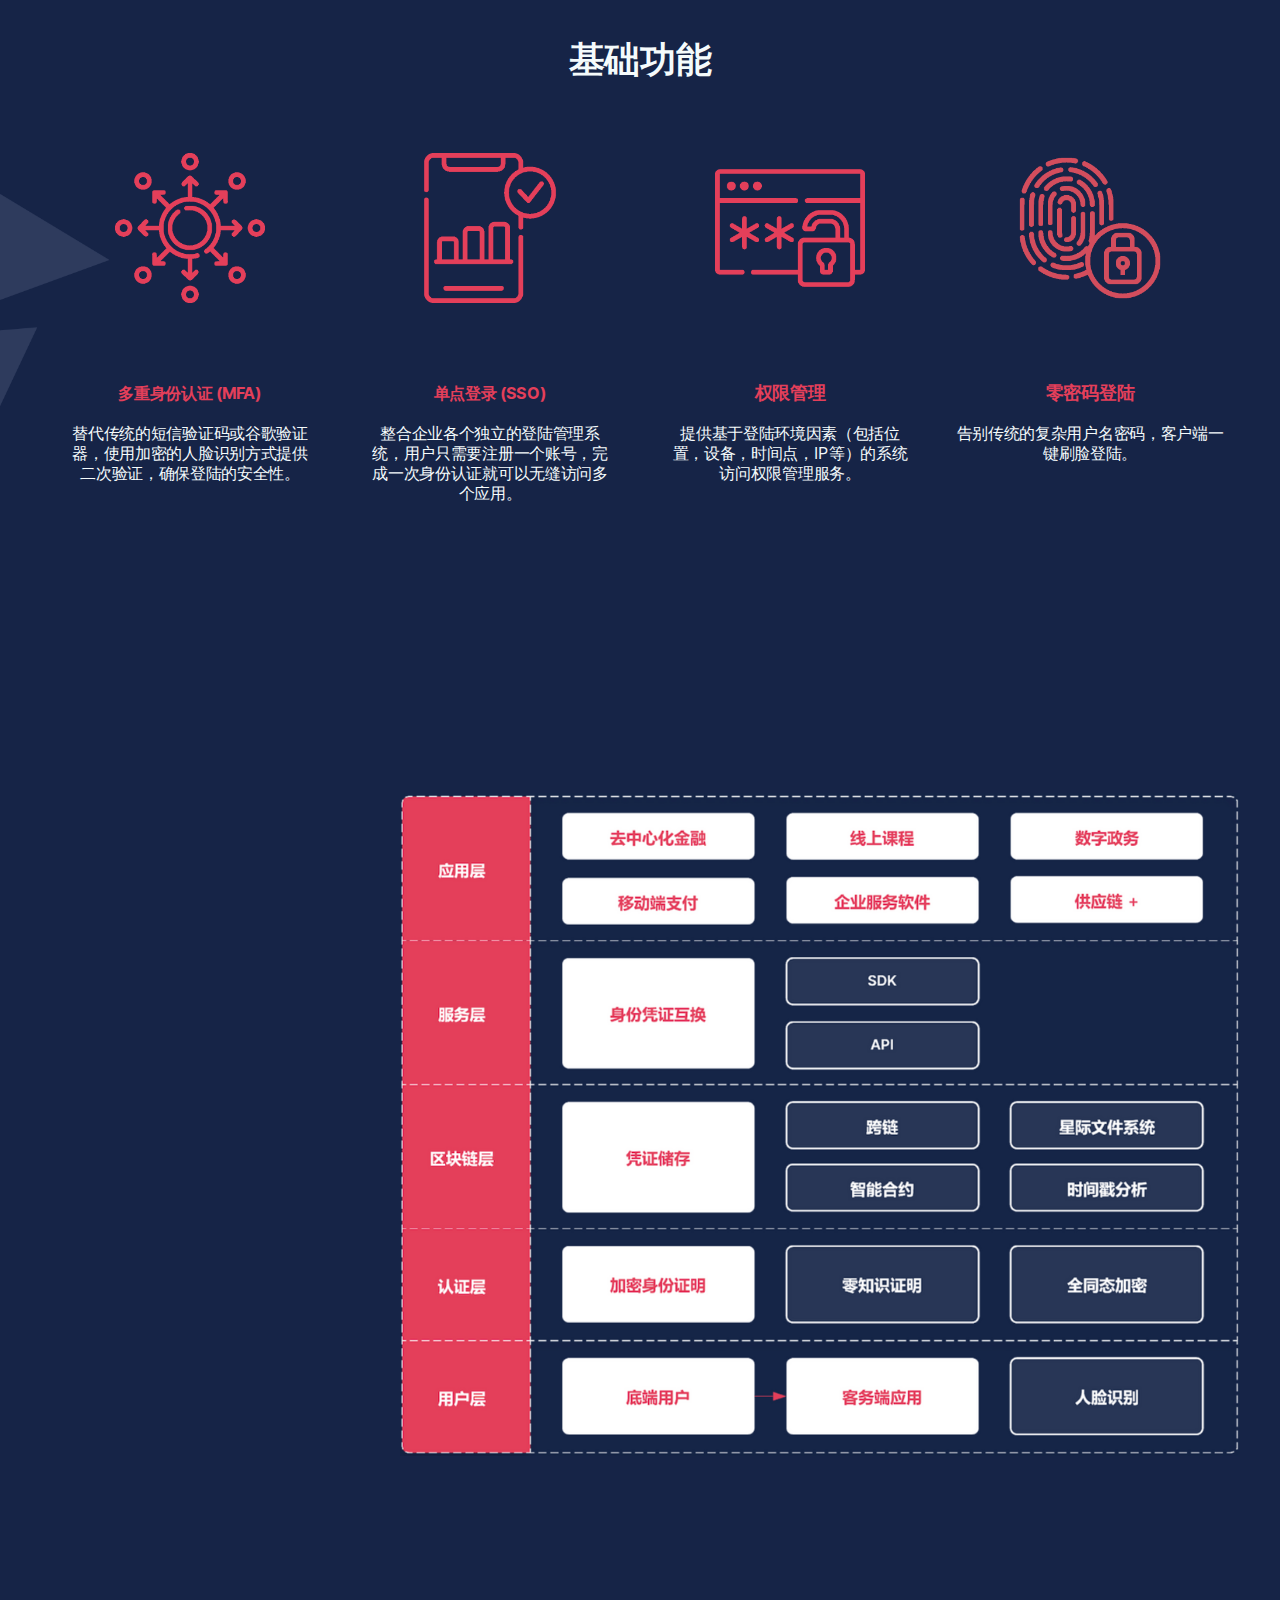
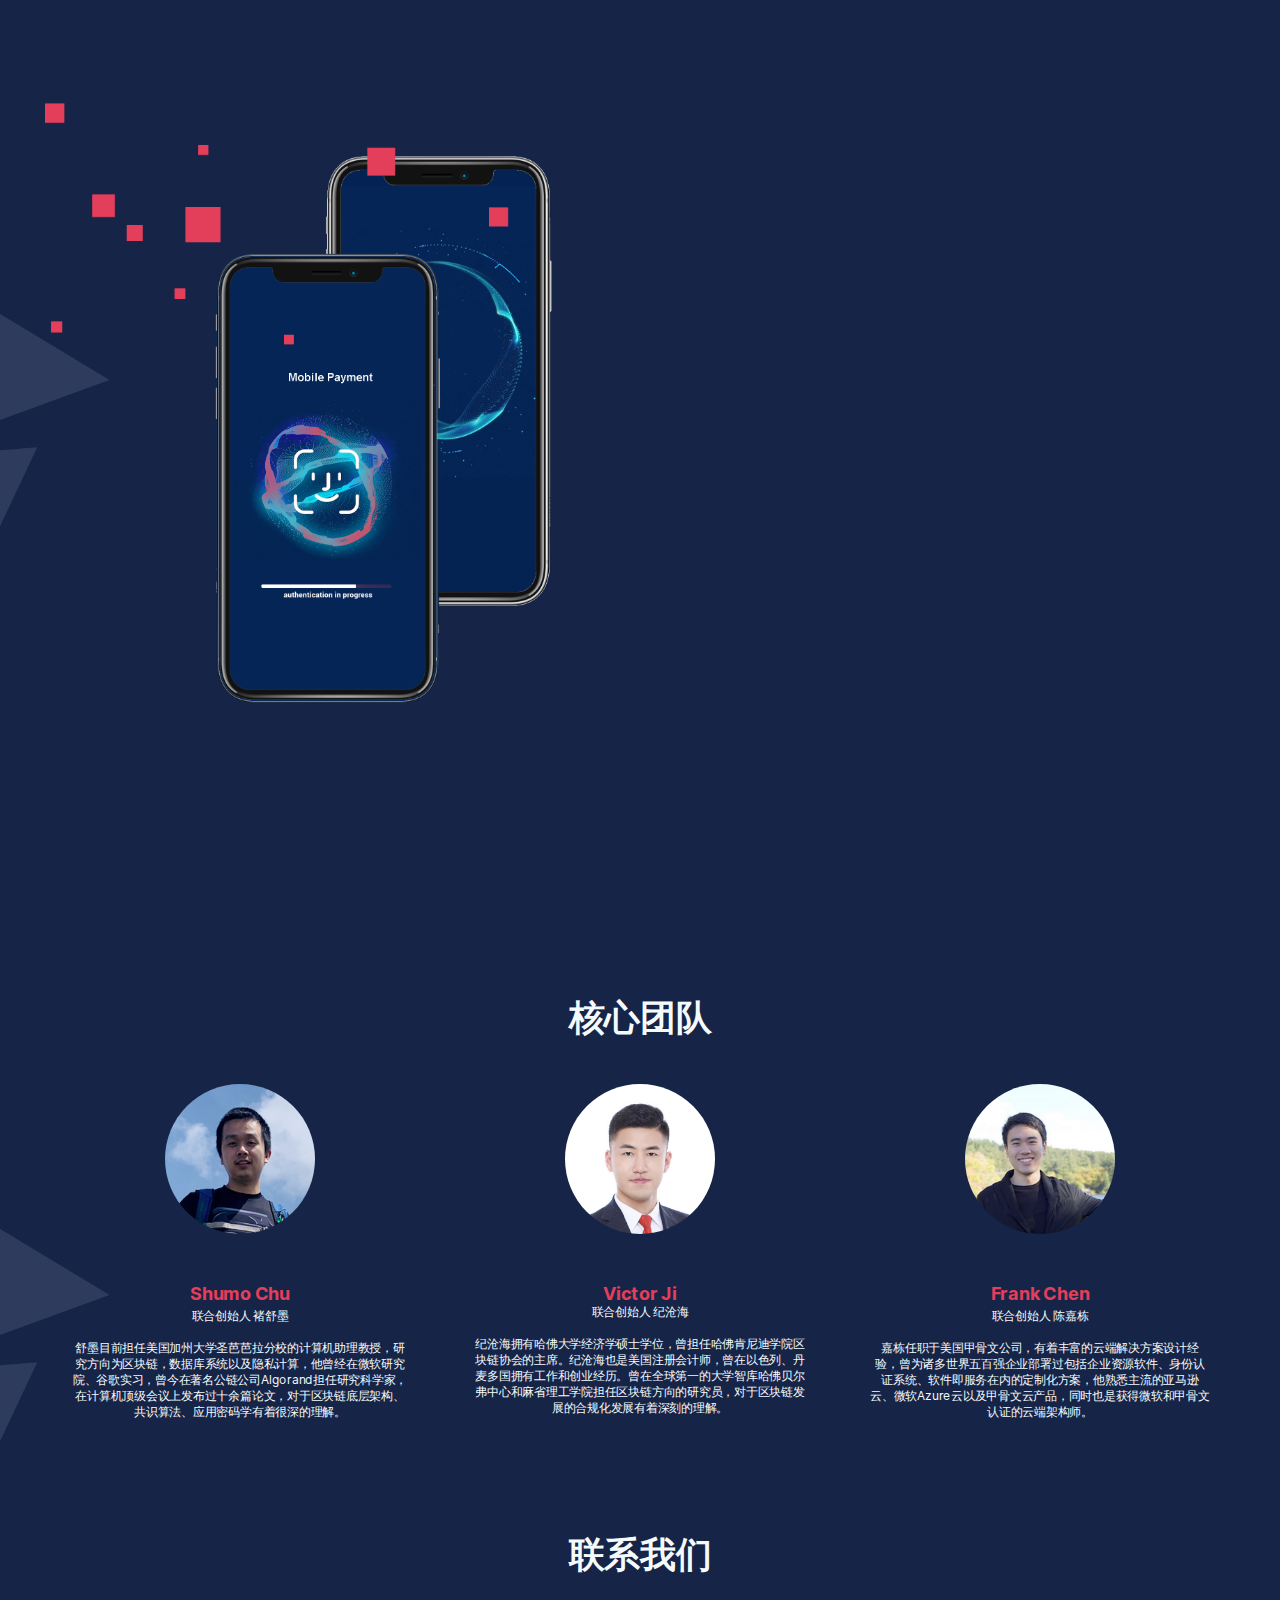
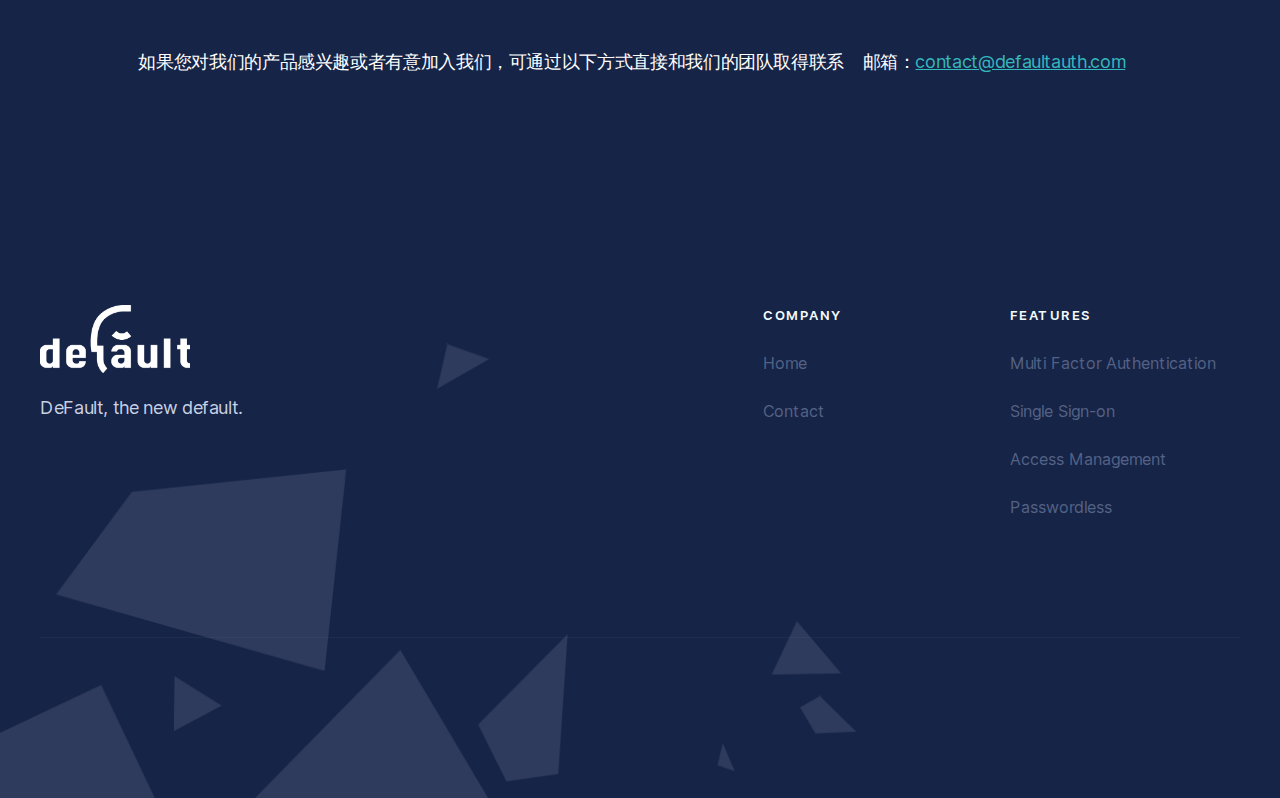
<file: home-zhong-wen.html>
<!DOCTYPE html>
<!--  Last Published: Tue Aug 18 2020 03:48:00 GMT+0000 (Coordinated Universal Time)  -->
<html data-wf-page="5f3707e6598ce6f980069e26" data-wf-site="5f1ecdf9d4b3650b2617898e">
<head>
  <meta charset="utf-8">
  <title>Home中文</title>
  <meta content="DeFault is a decentralized Identity as a Service (IDaaS) that protects consumer privacy through zero-knowledge proof of biometric identification and blockchain." name="description">
  <meta content="Home中文" property="og:title">
  <meta content="DeFault is a decentralized Identity as a Service (IDaaS) that protects consumer privacy through zero-knowledge proof of biometric identification and blockchain." property="og:description">
  <meta content="Home中文" property="twitter:title">
  <meta content="DeFault is a decentralized Identity as a Service (IDaaS) that protects consumer privacy through zero-knowledge proof of biometric identification and blockchain." property="twitter:description">
  <meta property="og:type" content="website">
  <meta content="summary_large_image" name="twitter:card">
  <meta content="width=device-width, initial-scale=1" name="viewport">
  <link href="css/normalize.css" rel="stylesheet" type="text/css">
  <link href="css/components.css" rel="stylesheet" type="text/css">
  <link href="css/default-authorization.css" rel="stylesheet" type="text/css">
  <!-- [if lt IE 9]><script src="https://cdnjs.cloudflare.com/ajax/libs/html5shiv/3.7.3/html5shiv.min.js" type="text/javascript"></script><![endif] -->
  <script type="text/javascript">!function(o,c){var n=c.documentElement,t=" w-mod-";n.className+=t+"js",("ontouchstart"in o||o.DocumentTouch&&c instanceof DocumentTouch)&&(n.className+=t+"touch")}(window,document);</script>
  <link href="images/favicon.png" rel="shortcut icon" type="image/x-icon">
  <link href="images/webclip.png" rel="apple-touch-icon">
  <style>
body{
  -webkit-font-smoothing: antialiased;
  -moz-osx-font-smoothing: grayscale;
}
.redsvg {
   fill: green;
}
</style>
</head>
<body class="body">
  <div>
    <div data-collapse="medium" data-animation="over-right" data-duration="400" id="Navigation" data-w-id="33c883c6-4afc-cc73-3bca-d2857a9d4bc2" role="banner" class="navbar w-nav">
      <div class="navigation-container">
        <div class="navigation-left"><a href="index.html" class="brand w-nav-brand"><img src="images/Asset-35x.png" srcset="images/Asset-35x-p-500.png 500w, images/Asset-35x-p-800.png 800w, images/Asset-35x-p-1080.png 1080w, images/Asset-35x.png 2209w" sizes="(max-width: 767px) 90px, 100px" alt=""></a></div>
        <div class="navigation-right">
          <div class="menu-button w-nav-button">
            <div class="icon w-icon-nav-menu"></div>
          </div>
          <nav role="navigation" class="nav-menu w-nav-menu"><a href="#Header" class="nav-link w-nav-link">Home</a><a href="#" class="nav-link w-nav-link">Current Issues</a><a href="#featureinfo" class="nav-link w-nav-link">Features</a><a href="#" class="nav-link w-nav-link">Architecture</a><a href="#teaminfo" class="nav-link w-nav-link">Team</a><a href="#contactinfo" class="nav-link w-nav-link">Contact Us</a></nav><a href="home-zhong-wen.html" aria-current="page" class="nav-link w-nav-link w--current">中文</a></div>
      </div>
    </div>
  </div>
  <div id="Header" class="header">
    <div class="container-flex">
      <div class="hero-content">
        <h1 style="-webkit-transform:translate3d(-25PX, 0, 0) scale3d(1, 1, 1) rotateX(0) rotateY(0) rotateZ(0) skew(0, 0);-moz-transform:translate3d(-25PX, 0, 0) scale3d(1, 1, 1) rotateX(0) rotateY(0) rotateZ(0) skew(0, 0);-ms-transform:translate3d(-25PX, 0, 0) scale3d(1, 1, 1) rotateX(0) rotateY(0) rotateZ(0) skew(0, 0);transform:translate3d(-25PX, 0, 0) scale3d(1, 1, 1) rotateX(0) rotateY(0) rotateZ(0) skew(0, 0);opacity:0" class="hero-h1"><span class="brand-span">DeFault<br></span>安全、高效、易用<br></h1>
        <p style="-webkit-transform:translate3d(-25PX, 0, 0) scale3d(1, 1, 1) rotateX(0) rotateY(0) rotateZ(0) skew(0, 0);-moz-transform:translate3d(-25PX, 0, 0) scale3d(1, 1, 1) rotateX(0) rotateY(0) rotateZ(0) skew(0, 0);-ms-transform:translate3d(-25PX, 0, 0) scale3d(1, 1, 1) rotateX(0) rotateY(0) rotateZ(0) skew(0, 0);transform:translate3d(-25PX, 0, 0) scale3d(1, 1, 1) rotateX(0) rotateY(0) rotateZ(0) skew(0, 0);opacity:0" class="hero-paragraph">DeFault致力于提供去中心化的身份解决方案（IDaaS），为企业服务软件和开放金融产品提供一个安全、易用、保护用户隐私的生物识别服务。<br></p>
      </div>
      <div class="hero-image-wrap"><img src="images/hero-copy.png" alt="Food Delivery" srcset="images/hero-copy-p-500.png 500w, images/hero-copy.png 576w" sizes="(max-width: 612px) 94vw, (max-width: 991px) 576px, 47vw" style="opacity:0;-webkit-transform:translate3d(0, 0, 0) scale3d(0.95, 0.95, 1) rotateX(0) rotateY(0) rotateZ(0) skew(0, 0);-moz-transform:translate3d(0, 0, 0) scale3d(0.95, 0.95, 1) rotateX(0) rotateY(0) rotateZ(0) skew(0, 0);-ms-transform:translate3d(0, 0, 0) scale3d(0.95, 0.95, 1) rotateX(0) rotateY(0) rotateZ(0) skew(0, 0);transform:translate3d(0, 0, 0) scale3d(0.95, 0.95, 1) rotateX(0) rotateY(0) rotateZ(0) skew(0, 0)" class="hero-image"></div>
    </div>
  </div>
  <div class="section-3">
    <p id="featuresinfo" class="feature-paragraph"><strong class="bold-text">现存问题</strong></p><img src="images/问题.png" width="1040" srcset="images/问题-p-500.png 500w, images/问题-p-800.png 800w, images/问题-p-1080.png 1080w, images/问题-p-1600.png 1600w, images/问题.png 1970w" sizes="100vw" alt=""></div>
  <div class="content-section">
    <div class="container">
      <div id="featureinfo">
        <p id="featuresinfo" class="feature-paragraph"><strong class="bold-text">基础功能<br>‍</strong></p>
      </div>
    </div>
    <div class="container">
      <div class="w-row">
        <div class="column w-col w-col-3"><img src="images/decentralized.png" alt="" class="image">
          <p class="feature-paragraph"><strong class="bold-text-3">多重身份认证 (MFA)<br><br></strong>替代传统的短信验证码或谷歌验证器，使用加密的人脸识别方式提供二次验证，确保登陆的安全性。</p>
        </div>
        <div class="column w-col w-col-3"><img src="images/app.png" alt="" class="image">
          <p class="feature-paragraph"><strong class="bold-text-2">单点登录 (SSO)<br><br>‍</strong>整合企业各个独立的登陆管理系统，用户只需要注册一个账号，完成一次身份认证就可以无缝访问多个应用。</p>
        </div>
        <div class="column w-col w-col-3"><img src="images/password.png" alt="" class="image">
          <p class="feature-paragraph"><strong class="bold-text-5">权限管理<br>‍<br></strong>提供基于登陆环境因素（包括位置，设备，时间点，IP等）的系统访问权限管理服务。</p>
        </div>
        <div class="column-2 w-col w-col-3"><img src="images/biometric.png" width="150" alt="" class="image redsvg">
          <p class="feature-paragraph"><strong class="bold-text-5">零密码登陆<br>‍</strong><br>告别传统的复杂用户名密码，客户端一键刷脸登陆。</p>
        </div>
      </div>
    </div>
  </div>
  <div class="content-section-copy">
    <div class="container">
      <div class="container-flex">
        <div class="hero-content-copy">
          <h1 style="-webkit-transform:translate3d(-25PX, 0, 0) scale3d(1, 1, 1) rotateX(0) rotateY(0) rotateZ(0) skew(0, 0);-moz-transform:translate3d(-25PX, 0, 0) scale3d(1, 1, 1) rotateX(0) rotateY(0) rotateZ(0) skew(0, 0);-ms-transform:translate3d(-25PX, 0, 0) scale3d(1, 1, 1) rotateX(0) rotateY(0) rotateZ(0) skew(0, 0);transform:translate3d(-25PX, 0, 0) scale3d(1, 1, 1) rotateX(0) rotateY(0) rotateZ(0) skew(0, 0);opacity:0" class="hero-h1">产品框架图<br></h1>
        </div>
        <div class="hero-image-wrap-copy"><img src="images/default架构.png" alt="Food Delivery" srcset="images/default架构-p-500.png 500w, images/default架构-p-800.png 800w, images/default架构-p-1080.png 1080w, images/default架构-p-1600.png 1600w, images/default架构-p-2000.png 2000w, images/default架构.png 2488w" sizes="(max-width: 991px) 94vw, 66vw" class="architecture"></div>
      </div>
    </div>
    <div class="container"></div>
  </div>
  <div class="content-section">
    <div class="container">
      <div class="w-layout-grid content-grid">
        <div class="image-block"><img src="images/5f1eee5a861f1285e4814edf_1-24iqS01q4xyRdVsWN0rAqw副本.png" srcset="images/5f1eee5a861f1285e4814edf_1-24iqS01q4xyRdVsWN0rAqw副本-p-500.png 500w, images/5f1eee5a861f1285e4814edf_1-24iqS01q4xyRdVsWN0rAqw副本-p-800.png 800w, images/5f1eee5a861f1285e4814edf_1-24iqS01q4xyRdVsWN0rAqw副本-p-1080.png 1080w, images/5f1eee5a861f1285e4814edf_1-24iqS01q4xyRdVsWN0rAqw副本.png 1492w" sizes="94vw" alt="" class="image-2"></div>
        <div class="content-block">
          <h1 style="-webkit-transform:translate3d(-25PX, 0, 0) scale3d(1, 1, 1) rotateX(0) rotateY(0) rotateZ(0) skew(0, 0);-moz-transform:translate3d(-25PX, 0, 0) scale3d(1, 1, 1) rotateX(0) rotateY(0) rotateZ(0) skew(0, 0);-ms-transform:translate3d(-25PX, 0, 0) scale3d(1, 1, 1) rotateX(0) rotateY(0) rotateZ(0) skew(0, 0);transform:translate3d(-25PX, 0, 0) scale3d(1, 1, 1) rotateX(0) rotateY(0) rotateZ(0) skew(0, 0);opacity:0" class="hero-h1">解决方案</h1>
          <p style="-webkit-transform:translate3d(-25PX, 0, 0) scale3d(1, 1, 1) rotateX(0) rotateY(0) rotateZ(0) skew(0, 0);-moz-transform:translate3d(-25PX, 0, 0) scale3d(1, 1, 1) rotateX(0) rotateY(0) rotateZ(0) skew(0, 0);-ms-transform:translate3d(-25PX, 0, 0) scale3d(1, 1, 1) rotateX(0) rotateY(0) rotateZ(0) skew(0, 0);transform:translate3d(-25PX, 0, 0) scale3d(1, 1, 1) rotateX(0) rotateY(0) rotateZ(0) skew(0, 0);opacity:0" class="hero-paragraph">DeFault 创新性的采用了基于零知识证明的生物识别技术提供去中心化人脸登陆，多重验证等服务，且同时满足易用性，安全性，以及保护用户隐私等要求。DeFault能够无缝对接去中心化金融、供应链、政府、以及ERP等企业服务软件。我们从企业服务入手，将我们的人脸识别加密认证储存解决方案通过API整合到现有的企业服务软件中，为企业去中心化的提供单点登录，多重身份认证，用户访问管理等服务。<br></p>
        </div>
      </div>
    </div>
  </div>
  <div class="content-section">
    <div class="container">
      <div id="teaminfo" class="section-4">
        <p class="feature-paragraph"><strong class="bold-text">核心团队</strong></p>
      </div>
    </div>
    <div class="container">
      <div class="columns w-row">
        <div class="column w-col w-col-4"><img src="images/Screen-Shot-2020-07-27-at-11.30.09-AM.png" alt="" class="avatar">
          <p class="team-paragraph"><strong class="bold-text-5">Shumo Chu<br>‍</strong>联合创始人 褚舒墨<br><br>舒墨目前担任美国加州大学圣芭芭拉分校的计算机助理教授，研究方向为区块链，数据库系统以及隐私计算，他曾经在微软研究院、谷歌实习，曾今在著名公链公司Algorand担任研究科学家，在计算机顶级会议上发布过十余篇论文，对于区块链底层架构、共识算法、应用密码学有着很深的理解。<br></p>
        </div>
        <div class="column w-col w-col-4"><img src="images/Screen-Shot-2020-07-27-at-11.30.24-AM.png" alt="" class="avatar">
          <p class="team-paragraph"><strong class="bold-text-5">Victor Ji<br></strong>联合创始人 纪沧海<br><br>纪沧海拥有哈佛大学经济学硕士学位，曾担任哈佛肯尼迪学院区块链协会的主席。纪沧海也是美国注册会计师，曾在以色列、丹麦多国拥有工作和创业经历。曾在全球第一的大学智库哈佛贝尔弗中心和麻省理工学院担任区块链方向的研究员，对于区块链发展的合规化发展有着深刻的理解。<br></p>
        </div>
        <div class="column w-col w-col-4"><img src="images/Screen-Shot-2020-07-27-at-11.30.14-AM.png" alt="" class="avatar">
          <p class="team-paragraph"><strong class="bold-text-5">Frank Chen<br>‍</strong>联合创始人 陈嘉栋<br><br>嘉栋任职于美国甲骨文公司，有着丰富的云端解决方案设计经验，曾为诸多世界五百强企业部署过包括企业资源软件、身份认证系统、软件即服务在内的定制化方案，他熟悉主流的亚马逊云、微软Azure云以及甲骨文云产品，同时也是获得微软和甲骨文认证的云端架构师。<br></p>
        </div>
      </div>
    </div>
    <div class="section"></div>
    <p class="feature-paragraph"><strong class="bold-text"><br><br>联系我们<br></strong></p>
    <div id="contactinfo">
      <p class="paragraph-2"><br>如果您对我们的产品感兴趣或者有意加入我们，可通过以下方式直接和我们的团队取得联系    邮箱：<a href="mailto:contact@defaultauth.com">contact@defaultauth.com</a><strong><br></strong></p>
    </div>
  </div>
  <div class="footer">
    <div class="container">
      <div class="w-layout-grid footer-grid">
        <div id="w-node-a159dcc6da5a-dcc6da57" class="footer-column"><img src="images/Asset-35x.png" width="150" srcset="images/Asset-35x-p-500.png 500w, images/Asset-35x-p-800.png 800w, images/Asset-35x-p-1080.png 1080w, images/Asset-35x.png 2209w" sizes="150px" alt="" class="footer-logo">
          <p class="hero-paragraph">DeFault, the new default.</p>
        </div>
        <div id="w-node-a159dcc6da5e-dcc6da57" class="footer-column">
          <div class="title">company</div><a href="#Header" class="footer-link">Home</a><a href="#contactinfo" class="footer-link">Contact</a></div>
        <div id="w-node-a159dcc6da69-dcc6da57" class="footer-column">
          <div class="title">features</div><a href="#featuresinfo" class="footer-link">Multi Factor Authentication</a><a href="#featuresinfo" class="footer-link">Single Sign-on</a><a href="#featuresinfo" class="footer-link">Access Management</a><a href="#featuresinfo" class="footer-link">Passwordless</a></div>
      </div>
      <div class="footer-legal">
        <div class="footer-detail-left"></div>
        <div class="footer-detail-right"></div>
      </div>
    </div>
  </div>
  <script src="https://d3e54v103j8qbb.cloudfront.net/js/jquery-3.4.1.min.220afd743d.js?site=5f1ecdf9d4b3650b2617898e" type="text/javascript" integrity="sha256-CSXorXvZcTkaix6Yvo6HppcZGetbYMGWSFlBw8HfCJo=" crossorigin="anonymous"></script>
  <script src="js/default-authorization.js" type="text/javascript"></script>
  <!-- [if lte IE 9]><script src="https://cdnjs.cloudflare.com/ajax/libs/placeholders/3.0.2/placeholders.min.js"></script><![endif] -->
</body>
</html>
</file>
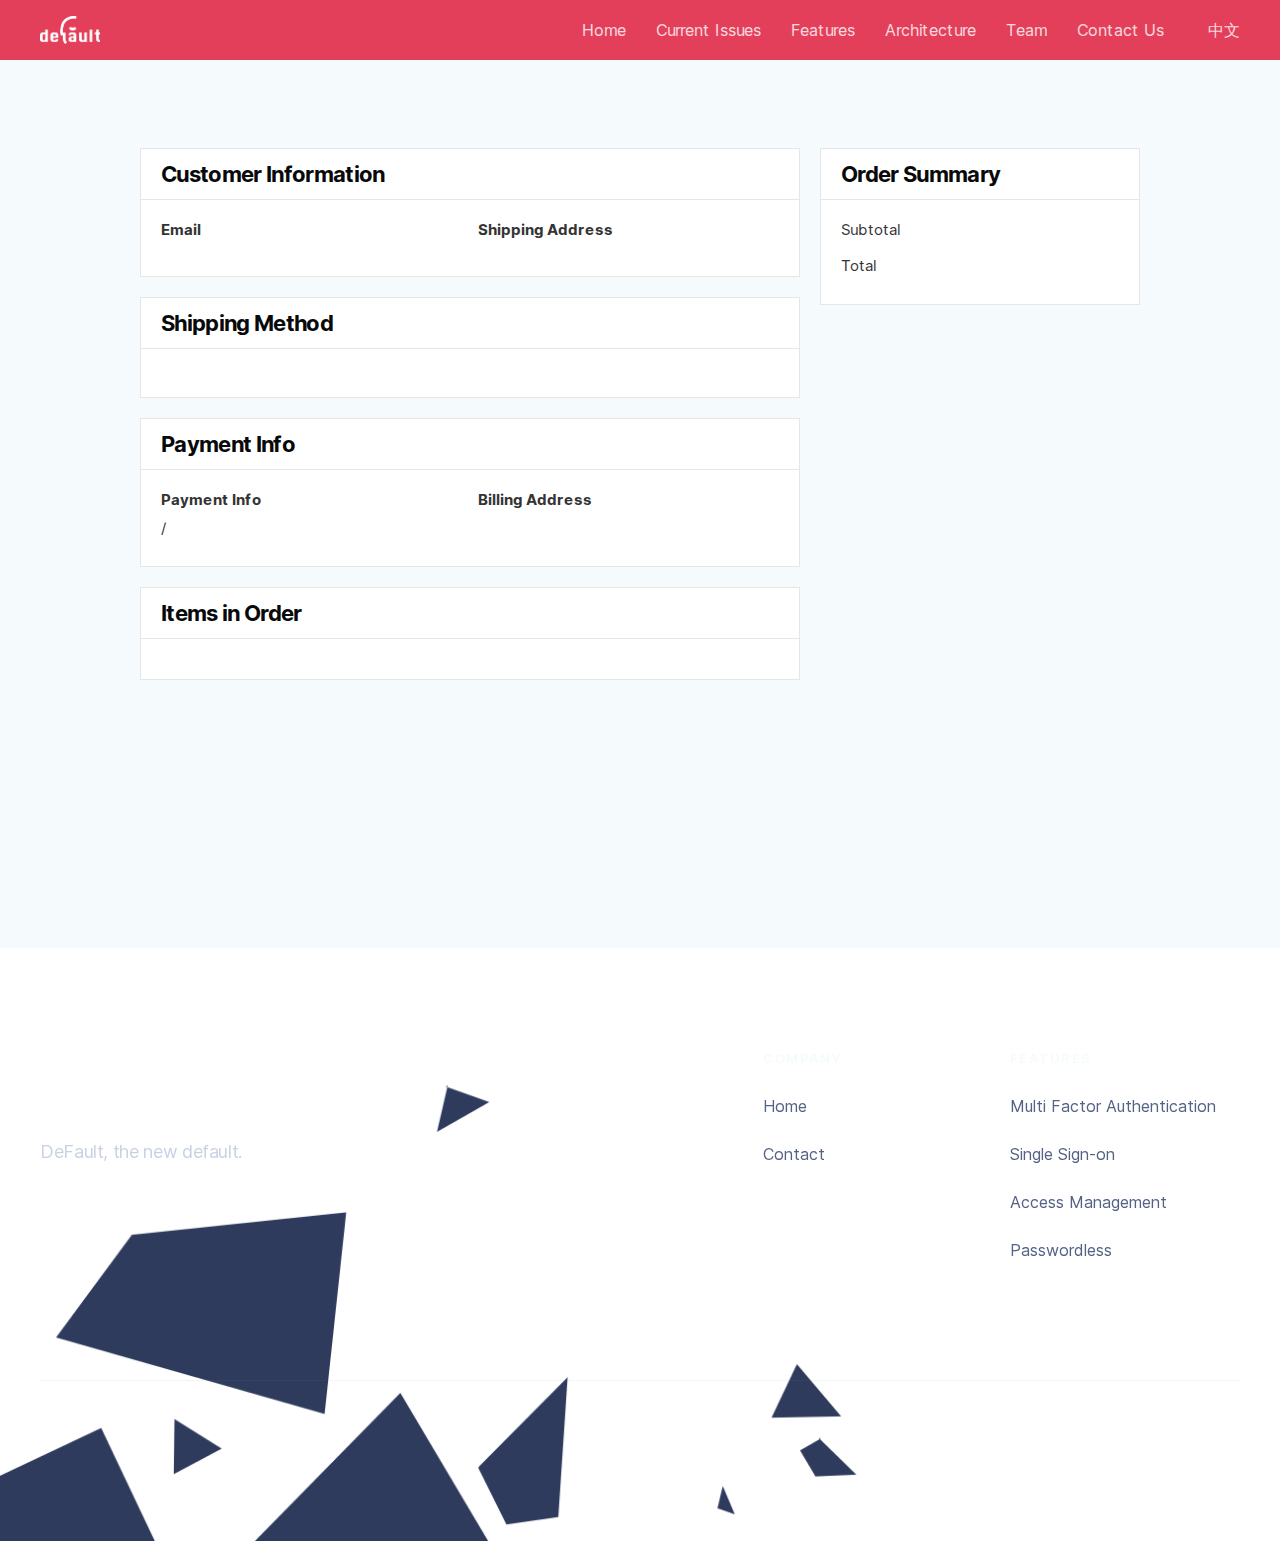
<file: order-confirmation.html>
<!DOCTYPE html>
<!--  Last Published: Tue Aug 18 2020 03:48:00 GMT+0000 (Coordinated Universal Time)  -->
<html data-wf-page="5f1ecdf9debb567df796b953" data-wf-site="5f1ecdf9d4b3650b2617898e">
<head>
  <meta charset="utf-8">
  <title>Chomp - Webflow Ecommerce HTML Website Template</title>
  <meta content="Chomp - Webflow Ecommerce HTML Website Template" property="og:title">
  <meta content="Chomp - Webflow Ecommerce HTML Website Template" property="twitter:title">
  <meta content="width=device-width, initial-scale=1" name="viewport">
  <link href="css/normalize.css" rel="stylesheet" type="text/css">
  <link href="css/components.css" rel="stylesheet" type="text/css">
  <link href="css/default-authorization.css" rel="stylesheet" type="text/css">
  <!-- [if lt IE 9]><script src="https://cdnjs.cloudflare.com/ajax/libs/html5shiv/3.7.3/html5shiv.min.js" type="text/javascript"></script><![endif] -->
  <script type="text/javascript">!function(o,c){var n=c.documentElement,t=" w-mod-";n.className+=t+"js",("ontouchstart"in o||o.DocumentTouch&&c instanceof DocumentTouch)&&(n.className+=t+"touch")}(window,document);</script>
  <link href="images/favicon.png" rel="shortcut icon" type="image/x-icon">
  <link href="images/webclip.png" rel="apple-touch-icon">
  <style>
body{
  -webkit-font-smoothing: antialiased;
  -moz-osx-font-smoothing: grayscale;
}
.redsvg {
   fill: green;
}
</style>
</head>
<body>
  <div id="Banner" class="banner">
    <div class="banner-wrap"></div>
  </div>
  <div data-collapse="medium" data-animation="over-right" data-duration="400" id="Navigation" data-w-id="33c883c6-4afc-cc73-3bca-d2857a9d4bc2" role="banner" class="navbar w-nav">
    <div class="navigation-container">
      <div class="navigation-left"><a href="index.html" class="brand w-nav-brand"><img src="images/Asset-35x.png" srcset="images/Asset-35x-p-500.png 500w, images/Asset-35x-p-800.png 800w, images/Asset-35x-p-1080.png 1080w, images/Asset-35x.png 2209w" sizes="(max-width: 767px) 90px, 100px" alt=""></a></div>
      <div class="navigation-right">
        <div class="menu-button w-nav-button">
          <div class="icon w-icon-nav-menu"></div>
        </div>
        <nav role="navigation" class="nav-menu w-nav-menu"><a href="#" class="nav-link w-nav-link">Home</a><a href="#" class="nav-link w-nav-link">Current Issues</a><a href="#" class="nav-link w-nav-link">Features</a><a href="#" class="nav-link w-nav-link">Architecture</a><a href="#" class="nav-link w-nav-link">Team</a><a href="#" class="nav-link w-nav-link">Contact Us</a></nav><a href="home-zhong-wen.html" class="nav-link w-nav-link">中文</a></div>
    </div>
  </div>
  <div data-node-type="commerce-order-confirmation-wrapper" data-wf-order-query="" data-wf-page-link-href-prefix="" class="w-commerce-commerceorderconfirmationcontainer order-confirmation">
    <div class="container-order">
      <div class="w-commerce-commercelayoutmain order-full">
        <div class="w-commerce-commercecheckoutcustomerinfosummarywrapper">
          <div class="w-commerce-commercecheckoutsummaryblockheader block-header">
            <h5>Customer Information</h5>
          </div>
          <fieldset class="w-commerce-commercecheckoutblockcontent">
            <div class="w-commerce-commercecheckoutrow">
              <div class="w-commerce-commercecheckoutcolumn">
                <div class="w-commerce-commercecheckoutsummaryitem"><label class="w-commerce-commercecheckoutsummarylabel field-label">Email</label>
                  <div></div>
                </div>
              </div>
              <div class="w-commerce-commercecheckoutcolumn">
                <div class="w-commerce-commercecheckoutsummaryitem"><label class="w-commerce-commercecheckoutsummarylabel field-label">Shipping Address</label>
                  <div></div>
                  <div></div>
                  <div></div>
                  <div class="w-commerce-commercecheckoutsummaryflexboxdiv">
                    <div class="w-commerce-commercecheckoutsummarytextspacingondiv"></div>
                    <div class="w-commerce-commercecheckoutsummarytextspacingondiv"></div>
                    <div class="w-commerce-commercecheckoutsummarytextspacingondiv"></div>
                  </div>
                  <div></div>
                </div>
              </div>
            </div>
          </fieldset>
        </div>
        <div class="w-commerce-commercecheckoutshippingsummarywrapper">
          <div class="w-commerce-commercecheckoutsummaryblockheader block-header">
            <h5>Shipping Method</h5>
          </div>
          <fieldset class="w-commerce-commercecheckoutblockcontent">
            <div class="w-commerce-commercecheckoutrow">
              <div class="w-commerce-commercecheckoutcolumn">
                <div class="w-commerce-commercecheckoutsummaryitem">
                  <div></div>
                  <div></div>
                </div>
              </div>
            </div>
          </fieldset>
        </div>
        <div class="w-commerce-commercecheckoutpaymentsummarywrapper">
          <div class="w-commerce-commercecheckoutsummaryblockheader">
            <h5>Payment Info</h5>
          </div>
          <fieldset class="w-commerce-commercecheckoutblockcontent">
            <div class="w-commerce-commercecheckoutrow">
              <div class="w-commerce-commercecheckoutcolumn">
                <div class="w-commerce-commercecheckoutsummaryitem"><label class="w-commerce-commercecheckoutsummarylabel field-label">Payment Info</label>
                  <div class="w-commerce-commercecheckoutsummaryflexboxdiv">
                    <div class="w-commerce-commercecheckoutsummarytextspacingondiv"></div>
                    <div class="w-commerce-commercecheckoutsummarytextspacingondiv"></div>
                  </div>
                  <div class="w-commerce-commercecheckoutsummaryflexboxdiv">
                    <div></div>
                    <div> / </div>
                    <div></div>
                  </div>
                </div>
              </div>
              <div class="w-commerce-commercecheckoutcolumn">
                <div class="w-commerce-commercecheckoutsummaryitem"><label class="w-commerce-commercecheckoutsummarylabel field-label">Billing Address</label>
                  <div></div>
                  <div></div>
                  <div></div>
                  <div class="w-commerce-commercecheckoutsummaryflexboxdiv">
                    <div class="w-commerce-commercecheckoutsummarytextspacingondiv"></div>
                    <div class="w-commerce-commercecheckoutsummarytextspacingondiv"></div>
                    <div class="w-commerce-commercecheckoutsummarytextspacingondiv"></div>
                  </div>
                  <div></div>
                </div>
              </div>
            </div>
          </fieldset>
        </div>
        <div class="w-commerce-commercecheckoutorderitemswrapper">
          <div class="w-commerce-commercecheckoutsummaryblockheader block-header">
            <h5>Items in Order</h5>
          </div>
          <fieldset class="w-commerce-commercecheckoutblockcontent">
            <script type="text/x-wf-template" id="wf-template-5e83ed851366eb50cd9ed4d4000000000051"></script>
            <div class="w-commerce-commercecheckoutorderitemslist" data-wf-collection="database.commerceOrder.userItems" data-wf-template-id="wf-template-5e83ed851366eb50cd9ed4d4000000000051"></div>
          </fieldset>
        </div>
      </div>
      <div class="w-commerce-commercelayoutsidebar order-column">
        <div class="order-detail">
          <div class="w-commerce-commercecheckoutordersummarywrapper">
            <div class="w-commerce-commercecheckoutsummaryblockheader">
              <h5>Order Summary</h5>
            </div>
            <fieldset class="w-commerce-commercecheckoutblockcontent">
              <div class="w-commerce-commercecheckoutsummarylineitem">
                <div>Subtotal</div>
                <div></div>
              </div>
              <script type="text/x-wf-template" id="wf-template-5e83ed851366eb50cd9ed4d400000000006b">%3Cdiv%20class%3D%22w-commerce-commercecheckoutordersummaryextraitemslistitem%22%3E%3Cdiv%3E%3C%2Fdiv%3E%3Cdiv%3E%3C%2Fdiv%3E%3C%2Fdiv%3E</script>
              <div class="w-commerce-commercecheckoutordersummaryextraitemslist" data-wf-collection="database.commerceOrder.extraItems" data-wf-template-id="wf-template-5e83ed851366eb50cd9ed4d400000000006b">
                <div class="w-commerce-commercecheckoutordersummaryextraitemslistitem">
                  <div></div>
                  <div></div>
                </div>
              </div>
              <div class="w-commerce-commercecheckoutsummarylineitem">
                <div>Total</div>
                <div class="w-commerce-commercecheckoutsummarytotal"></div>
              </div>
            </fieldset>
          </div>
        </div>
      </div>
    </div>
  </div>
  <div class="footer">
    <div class="container">
      <div class="w-layout-grid footer-grid">
        <div id="w-node-a159dcc6da5a-dcc6da57" class="footer-column"><img src="images/Asset-35x.png" width="150" srcset="images/Asset-35x-p-500.png 500w, images/Asset-35x-p-800.png 800w, images/Asset-35x-p-1080.png 1080w, images/Asset-35x.png 2209w" sizes="150px" alt="" class="footer-logo">
          <p class="hero-paragraph">DeFault, the new default.</p>
        </div>
        <div id="w-node-a159dcc6da5e-dcc6da57" class="footer-column">
          <div class="title">company</div><a href="#" class="footer-link">Home</a><a href="#" class="footer-link">Contact</a></div>
        <div id="w-node-a159dcc6da69-dcc6da57" class="footer-column">
          <div class="title">features</div><a href="#" class="footer-link">Multi Factor Authentication</a><a href="#" class="footer-link">Single Sign-on</a><a href="#" class="footer-link">Access Management</a><a href="#" class="footer-link">Passwordless</a></div>
      </div>
      <div class="footer-legal">
        <div class="footer-detail-left"></div>
        <div class="footer-detail-right"></div>
      </div>
    </div>
  </div>
  <script src="https://d3e54v103j8qbb.cloudfront.net/js/jquery-3.4.1.min.220afd743d.js?site=5f1ecdf9d4b3650b2617898e" type="text/javascript" integrity="sha256-CSXorXvZcTkaix6Yvo6HppcZGetbYMGWSFlBw8HfCJo=" crossorigin="anonymous"></script>
  <script src="js/default-authorization.js" type="text/javascript"></script>
  <!-- [if lte IE 9]><script src="https://cdnjs.cloudflare.com/ajax/libs/placeholders/3.0.2/placeholders.min.js"></script><![endif] -->
</body>
</html>
</file>
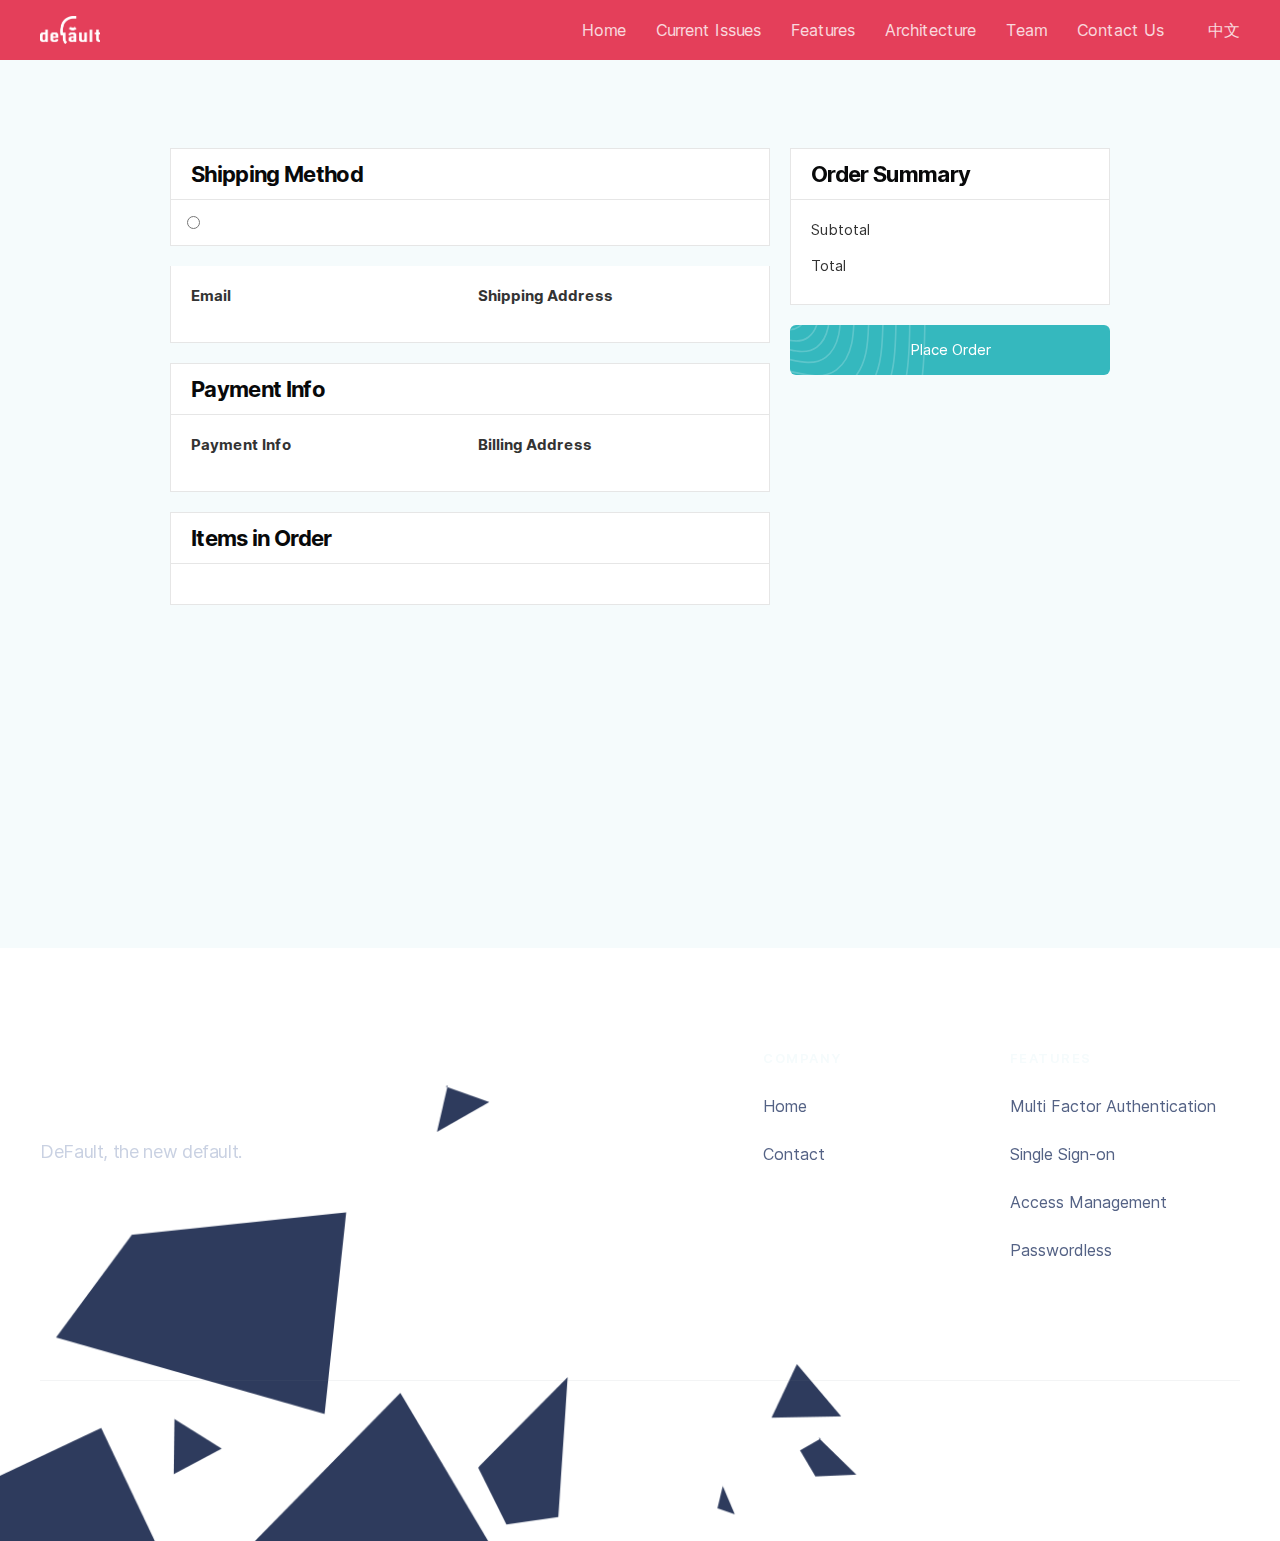
<file: paypal-checkout.html>
<!DOCTYPE html>
<!--  Last Published: Tue Aug 18 2020 03:48:00 GMT+0000 (Coordinated Universal Time)  -->
<html data-wf-page="5f1ecdf9debb564a1596b952" data-wf-site="5f1ecdf9d4b3650b2617898e">
<head>
  <meta charset="utf-8">
  <base target="_parent">
  <title>Peaks - Webflow Ecommerce HTML Website Template</title>
  <meta content="Peaks  - Webflow Ecommerce HTML Website Template" property="og:title">
  <meta content="Peaks  - Webflow Ecommerce HTML Website Template" property="twitter:title">
  <meta content="width=device-width, initial-scale=1" name="viewport">
  <link href="css/normalize.css" rel="stylesheet" type="text/css">
  <link href="css/components.css" rel="stylesheet" type="text/css">
  <link href="css/default-authorization.css" rel="stylesheet" type="text/css">
  <!-- [if lt IE 9]><script src="https://cdnjs.cloudflare.com/ajax/libs/html5shiv/3.7.3/html5shiv.min.js" type="text/javascript"></script><![endif] -->
  <script type="text/javascript">!function(o,c){var n=c.documentElement,t=" w-mod-";n.className+=t+"js",("ontouchstart"in o||o.DocumentTouch&&c instanceof DocumentTouch)&&(n.className+=t+"touch")}(window,document);</script>
  <link href="images/favicon.png" rel="shortcut icon" type="image/x-icon">
  <link href="images/webclip.png" rel="apple-touch-icon">
  <style>
body{
  -webkit-font-smoothing: antialiased;
  -moz-osx-font-smoothing: grayscale;
}
.redsvg {
   fill: green;
}
</style>
</head>
<body>
  <div id="Banner" class="banner">
    <div class="banner-wrap"></div>
  </div>
  <div data-collapse="medium" data-animation="over-right" data-duration="400" id="Navigation" data-w-id="33c883c6-4afc-cc73-3bca-d2857a9d4bc2" role="banner" class="navbar w-nav">
    <div class="navigation-container">
      <div class="navigation-left"><a href="index.html" class="brand w-nav-brand"><img src="images/Asset-35x.png" srcset="images/Asset-35x-p-500.png 500w, images/Asset-35x-p-800.png 800w, images/Asset-35x-p-1080.png 1080w, images/Asset-35x.png 2209w" sizes="(max-width: 767px) 90px, 100px" alt=""></a></div>
      <div class="navigation-right">
        <div class="menu-button w-nav-button">
          <div class="icon w-icon-nav-menu"></div>
        </div>
        <nav role="navigation" class="nav-menu w-nav-menu"><a href="#" class="nav-link w-nav-link">Home</a><a href="#" class="nav-link w-nav-link">Current Issues</a><a href="#" class="nav-link w-nav-link">Features</a><a href="#" class="nav-link w-nav-link">Architecture</a><a href="#" class="nav-link w-nav-link">Team</a><a href="#" class="nav-link w-nav-link">Contact Us</a></nav><a href="home-zhong-wen.html" class="nav-link w-nav-link">中文</a></div>
    </div>
  </div>
  <div data-node-type="commerce-paypal-checkout-form-container" data-wf-checkout-query="" data-wf-page-link-href-prefix="" class="w-commerce-commercepaypalcheckoutformcontainer paypal-checkout-form">
    <div class="w-commerce-commercelayoutcontainer w-container">
      <div class="w-commerce-commercelayoutmain">
        <form data-node-type="commerce-checkout-shipping-methods-wrapper" class="w-commerce-commercecheckoutshippingmethodswrapper">
          <div class="w-commerce-commercecheckoutblockheader block-header">
            <h5>Shipping Method</h5>
          </div>
          <fieldset>
            <script type="text/x-wf-template" id="wf-template-5e83ed841366eb07ca9ed4d2000000000012">%3Clabel%20class%3D%22w-commerce-commercecheckoutshippingmethoditem%22%3E%3Cinput%20type%3D%22radio%22%20required%3D%22%22%20name%3D%22shipping-method-choice%22%2F%3E%3Cdiv%20class%3D%22w-commerce-commercecheckoutshippingmethoddescriptionblock%22%3E%3Cdiv%20class%3D%22w-commerce-commerceboldtextblock%22%3E%3C%2Fdiv%3E%3Cdiv%3E%3C%2Fdiv%3E%3C%2Fdiv%3E%3Cdiv%3E%3C%2Fdiv%3E%3C%2Flabel%3E</script>
            <div data-node-type="commerce-checkout-shipping-methods-list" class="w-commerce-commercecheckoutshippingmethodslist" data-wf-collection="database.commerceOrder.availableShippingMethods" data-wf-template-id="wf-template-5e83ed841366eb07ca9ed4d2000000000012"><label class="w-commerce-commercecheckoutshippingmethoditem"><input type="radio" required="" name="shipping-method-choice"><div class="w-commerce-commercecheckoutshippingmethoddescriptionblock"><div class="w-commerce-commerceboldtextblock"></div><div></div></div><div></div></label></div>
            <div data-node-type="commerce-checkout-shipping-methods-empty-state" style="display:none" class="w-commerce-commercecheckoutshippingmethodsemptystate">
              <div>No shipping methods are available for the address given.</div>
            </div>
          </fieldset>
        </form>
        <div class="w-commerce-commercecheckoutcustomerinfosummarywrapper">
          <fieldset class="w-commerce-commercecheckoutblockcontent">
            <div class="w-commerce-commercecheckoutrow">
              <div class="w-commerce-commercecheckoutcolumn">
                <div class="w-commerce-commercecheckoutsummaryitem"><label class="w-commerce-commercecheckoutsummarylabel field-label">Email</label>
                  <div></div>
                </div>
              </div>
              <div class="w-commerce-commercecheckoutcolumn">
                <div class="w-commerce-commercecheckoutsummaryitem"><label class="w-commerce-commercecheckoutsummarylabel field-label">Shipping Address</label>
                  <div></div>
                  <div></div>
                  <div></div>
                  <div class="w-commerce-commercecheckoutsummaryflexboxdiv">
                    <div class="w-commerce-commercecheckoutsummarytextspacingondiv"></div>
                    <div class="w-commerce-commercecheckoutsummarytextspacingondiv"></div>
                    <div class="w-commerce-commercecheckoutsummarytextspacingondiv"></div>
                  </div>
                  <div></div>
                </div>
              </div>
            </div>
          </fieldset>
        </div>
        <div class="w-commerce-commercecheckoutpaymentsummarywrapper">
          <div class="w-commerce-commercecheckoutsummaryblockheader block-header">
            <h5>Payment Info</h5>
          </div>
          <fieldset class="w-commerce-commercecheckoutblockcontent">
            <div class="w-commerce-commercecheckoutrow">
              <div class="w-commerce-commercecheckoutcolumn">
                <div class="w-commerce-commercecheckoutsummaryitem"><label class="w-commerce-commercecheckoutsummarylabel field-label">Payment Info</label>
                  <div class="w-commerce-commercecheckoutsummaryflexboxdiv">
                    <div class="w-commerce-commercecheckoutsummarytextspacingondiv"></div>
                  </div>
                </div>
              </div>
              <div class="w-commerce-commercecheckoutcolumn">
                <div class="w-commerce-commercecheckoutsummaryitem"><label class="w-commerce-commercecheckoutsummarylabel field-label">Billing Address</label>
                  <div></div>
                  <div></div>
                  <div></div>
                  <div class="w-commerce-commercecheckoutsummaryflexboxdiv">
                    <div class="w-commerce-commercecheckoutsummarytextspacingondiv"></div>
                    <div class="w-commerce-commercecheckoutsummarytextspacingondiv"></div>
                    <div class="w-commerce-commercecheckoutsummarytextspacingondiv"></div>
                  </div>
                  <div></div>
                </div>
              </div>
            </div>
          </fieldset>
        </div>
        <div class="w-commerce-commercecheckoutorderitemswrapper">
          <div class="w-commerce-commercecheckoutsummaryblockheader block-header">
            <h5>Items in Order</h5>
          </div>
          <fieldset class="w-commerce-commercecheckoutblockcontent">
            <script type="text/x-wf-template" id="wf-template-5e83ed841366eb07ca9ed4d2000000000050"></script>
            <div class="w-commerce-commercecheckoutorderitemslist" data-wf-collection="database.commerceOrder.userItems" data-wf-template-id="wf-template-5e83ed841366eb07ca9ed4d2000000000050"></div>
          </fieldset>
        </div>
      </div>
      <div class="w-commerce-commercelayoutsidebar">
        <div class="w-commerce-commercecheckoutordersummarywrapper">
          <div class="w-commerce-commercecheckoutsummaryblockheader block-header">
            <h5>Order Summary</h5>
          </div>
          <fieldset class="w-commerce-commercecheckoutblockcontent">
            <div class="w-commerce-commercecheckoutsummarylineitem">
              <div>Subtotal</div>
              <div></div>
            </div>
            <script type="text/x-wf-template" id="wf-template-5e83ed841366eb07ca9ed4d200000000006a">%3Cdiv%20class%3D%22w-commerce-commercecheckoutordersummaryextraitemslistitem%22%3E%3Cdiv%3E%3C%2Fdiv%3E%3Cdiv%3E%3C%2Fdiv%3E%3C%2Fdiv%3E</script>
            <div class="w-commerce-commercecheckoutordersummaryextraitemslist" data-wf-collection="database.commerceOrder.extraItems" data-wf-template-id="wf-template-5e83ed841366eb07ca9ed4d200000000006a">
              <div class="w-commerce-commercecheckoutordersummaryextraitemslistitem">
                <div></div>
                <div></div>
              </div>
            </div>
            <div class="w-commerce-commercecheckoutsummarylineitem">
              <div>Total</div>
              <div class="w-commerce-commercecheckoutsummarytotal"></div>
            </div>
          </fieldset>
        </div><a href="#" value="Place Order" data-node-type="commerce-checkout-place-order-button" class="w-commerce-commercecheckoutplaceorderbutton submit-button" data-loading-text="Placing Order...">Place Order</a>
        <div data-node-type="commerce-checkout-error-state" style="display:none" class="w-commerce-commercepaypalcheckouterrorstate">
          <div class="w-checkout-error-msg" data-w-info-error="There was an error processing your customer info.  Please try again, or contact us if you continue to have problems." data-w-shipping-error="Sorry. We can’t ship your order to the address provided." data-w-billing-error="Your payment could not be completed with the payment information provided.  Please make sure that your card and billing address information is correct, or try a different payment card, to complete this order.  Contact us if you continue to have problems." data-w-payment-error="There was an error processing your payment.  Please try again, or contact us if you continue to have problems." data-w-pricing-error="The prices of one or more items in your cart have changed. Please refresh this page and try again." data-w-extras-error="A merchant setting has changed that impacts your cart. Please refresh and try again." data-w-product-error="One or more of the products in your cart have been removed. Please refresh the page and try again." data-w-invalid-discount-error="This discount is invalid." data-w-expired-discount-error="This discount is no longer available." data-w-usage-reached-discount-error="This discount is no longer available." data-w-order-minimum-not-met-error="Your order does not meet the requirements for this discount.">There was an error processing your customer info. Please try again, or contact us if you continue to have problems.</div>
        </div>
      </div>
    </div>
  </div>
  <div class="footer">
    <div class="container">
      <div class="w-layout-grid footer-grid">
        <div id="w-node-a159dcc6da5a-dcc6da57" class="footer-column"><img src="images/Asset-35x.png" width="150" srcset="images/Asset-35x-p-500.png 500w, images/Asset-35x-p-800.png 800w, images/Asset-35x-p-1080.png 1080w, images/Asset-35x.png 2209w" sizes="150px" alt="" class="footer-logo">
          <p class="hero-paragraph">DeFault, the new default.</p>
        </div>
        <div id="w-node-a159dcc6da5e-dcc6da57" class="footer-column">
          <div class="title">company</div><a href="#" class="footer-link">Home</a><a href="#" class="footer-link">Contact</a></div>
        <div id="w-node-a159dcc6da69-dcc6da57" class="footer-column">
          <div class="title">features</div><a href="#" class="footer-link">Multi Factor Authentication</a><a href="#" class="footer-link">Single Sign-on</a><a href="#" class="footer-link">Access Management</a><a href="#" class="footer-link">Passwordless</a></div>
      </div>
      <div class="footer-legal">
        <div class="footer-detail-left"></div>
        <div class="footer-detail-right"></div>
      </div>
    </div>
  </div>
  <script src="https://d3e54v103j8qbb.cloudfront.net/js/jquery-3.4.1.min.220afd743d.js?site=5f1ecdf9d4b3650b2617898e" type="text/javascript" integrity="sha256-CSXorXvZcTkaix6Yvo6HppcZGetbYMGWSFlBw8HfCJo=" crossorigin="anonymous"></script>
  <script src="js/default-authorization.js" type="text/javascript"></script>
  <!-- [if lte IE 9]><script src="https://cdnjs.cloudflare.com/ajax/libs/placeholders/3.0.2/placeholders.min.js"></script><![endif] -->
</body>
</html>
</file>
<file: css/components.css>
@font-face {
  font-family: 'webflow-icons';
  src: url("[data-uri]") format('truetype');
  font-weight: normal;
  font-style: normal;
}
[class^="w-icon-"],
[class*=" w-icon-"] {
  /* use !important to prevent issues with browser extensions that change fonts */
  font-family: 'webflow-icons' !important;
  speak: none;
  font-style: normal;
  font-weight: normal;
  font-variant: normal;
  text-transform: none;
  line-height: 1;
  /* Better Font Rendering =========== */
  -webkit-font-smoothing: antialiased;
  -moz-osx-font-smoothing: grayscale;
}
.w-icon-slider-right:before {
  content: "\e600";
}
.w-icon-slider-left:before {
  content: "\e601";
}
.w-icon-nav-menu:before {
  content: "\e602";
}
.w-icon-arrow-down:before,
.w-icon-dropdown-toggle:before {
  content: "\e603";
}
.w-icon-file-upload-remove:before {
  content: "\e900";
}
.w-icon-file-upload-icon:before {
  content: "\e903";
}
* {
  -webkit-box-sizing: border-box;
  -moz-box-sizing: border-box;
  box-sizing: border-box;
}
html {
  height: 100%;
}
body {
  margin: 0;
  min-height: 100%;
  background-color: #fff;
  font-family: Arial, sans-serif;
  font-size: 14px;
  line-height: 20px;
  color: #333;
}
img {
  max-width: 100%;
  vertical-align: middle;
  display: inline-block;
}
html.w-mod-touch * {
  background-attachment: scroll !important;
}
.w-block {
  display: block;
}
.w-inline-block {
  max-width: 100%;
  display: inline-block;
}
.w-clearfix:before,
.w-clearfix:after {
  content: " ";
  display: table;
  grid-column-start: 1;
  grid-row-start: 1;
  grid-column-end: 2;
  grid-row-end: 2;
}
.w-clearfix:after {
  clear: both;
}
.w-hidden {
  display: none;
}
.w-button {
  display: inline-block;
  padding: 9px 15px;
  background-color: #3898EC;
  color: white;
  border: 0;
  line-height: inherit;
  text-decoration: none;
  cursor: pointer;
  border-radius: 0;
}
input.w-button {
  -webkit-appearance: button;
}
html[data-w-dynpage] [data-w-cloak] {
  color: transparent !important;
}
.w-webflow-badge,
.w-webflow-badge * {
  position: static;
  left: auto;
  top: auto;
  right: auto;
  bottom: auto;
  z-index: auto;
  display: block;
  visibility: visible;
  overflow: visible;
  overflow-x: visible;
  overflow-y: visible;
  box-sizing: border-box;
  width: auto;
  height: auto;
  max-height: none;
  max-width: none;
  min-height: 0;
  min-width: 0;
  margin: 0;
  padding: 0;
  float: none;
  clear: none;
  border: 0 none transparent;
  border-radius: 0;
  background: none;
  background-image: none;
  background-position: 0% 0%;
  background-size: auto auto;
  background-repeat: repeat;
  background-origin: padding-box;
  background-clip: border-box;
  background-attachment: scroll;
  background-color: transparent;
  box-shadow: none;
  opacity: 1.0;
  transform: none;
  transition: none;
  direction: ltr;
  font-family: inherit;
  font-weight: inherit;
  color: inherit;
  font-size: inherit;
  line-height: inherit;
  font-style: inherit;
  font-variant: inherit;
  text-align: inherit;
  letter-spacing: inherit;
  text-decoration: inherit;
  text-indent: 0;
  text-transform: inherit;
  list-style-type: disc;
  text-shadow: none;
  font-smoothing: auto;
  vertical-align: baseline;
  cursor: inherit;
  white-space: inherit;
  word-break: normal;
  word-spacing: normal;
  word-wrap: normal;
}
.w-webflow-badge {
  position: fixed !important;
  display: inline-block !important;
  visibility: visible !important;
  opacity: 1 !important;
  z-index: 2147483647 !important;
  top: auto !important;
  right: 12px !important;
  bottom: 12px !important;
  left: auto !important;
  color: #AAADB0 !important;
  background-color: #fff !important;
  border-radius: 3px !important;
  padding: 6px 8px 6px 6px !important;
  font-size: 12px !important;
  opacity: 1.0 !important;
  line-height: 14px !important;
  text-decoration: none !important;
  transform: none !important;
  margin: 0 !important;
  width: auto !important;
  height: auto !important;
  overflow: visible !important;
  white-space: nowrap;
  box-shadow: 0 0 0 1px rgba(0, 0, 0, 0.1), 0px 1px 3px rgba(0, 0, 0, 0.1);
  cursor: pointer;
}
.w-webflow-badge > img {
  display: inline-block !important;
  visibility: visible !important;
  opacity: 1 !important;
  vertical-align: middle !important;
}
h1,
h2,
h3,
h4,
h5,
h6 {
  font-weight: bold;
  margin-bottom: 10px;
}
h1 {
  font-size: 38px;
  line-height: 44px;
  margin-top: 20px;
}
h2 {
  font-size: 32px;
  line-height: 36px;
  margin-top: 20px;
}
h3 {
  font-size: 24px;
  line-height: 30px;
  margin-top: 20px;
}
h4 {
  font-size: 18px;
  line-height: 24px;
  margin-top: 10px;
}
h5 {
  font-size: 14px;
  line-height: 20px;
  margin-top: 10px;
}
h6 {
  font-size: 12px;
  line-height: 18px;
  margin-top: 10px;
}
p {
  margin-top: 0;
  margin-bottom: 10px;
}
blockquote {
  margin: 0 0 10px 0;
  padding: 10px 20px;
  border-left: 5px solid #E2E2E2;
  font-size: 18px;
  line-height: 22px;
}
figure {
  margin: 0;
  margin-bottom: 10px;
}
figcaption {
  margin-top: 5px;
  text-align: center;
}
ul,
ol {
  margin-top: 0px;
  margin-bottom: 10px;
  padding-left: 40px;
}
.w-list-unstyled {
  padding-left: 0;
  list-style: none;
}
.w-embed:before,
.w-embed:after {
  content: " ";
  display: table;
  grid-column-start: 1;
  grid-row-start: 1;
  grid-column-end: 2;
  grid-row-end: 2;
}
.w-embed:after {
  clear: both;
}
.w-video {
  width: 100%;
  position: relative;
  padding: 0;
}
.w-video iframe,
.w-video object,
.w-video embed {
  position: absolute;
  top: 0;
  left: 0;
  width: 100%;
  height: 100%;
}
fieldset {
  padding: 0;
  margin: 0;
  border: 0;
}
button,
html input[type="button"],
input[type="reset"] {
  border: 0;
  cursor: pointer;
  -webkit-appearance: button;
}
.w-form {
  margin: 0 0 15px;
}
.w-form-done {
  display: none;
  padding: 20px;
  text-align: center;
  background-color: #dddddd;
}
.w-form-fail {
  display: none;
  margin-top: 10px;
  padding: 10px;
  background-color: #ffdede;
}
label {
  display: block;
  margin-bottom: 5px;
  font-weight: bold;
}
.w-input,
.w-select {
  display: block;
  width: 100%;
  height: 38px;
  padding: 8px 12px;
  margin-bottom: 10px;
  font-size: 14px;
  line-height: 1.428571429;
  color: #333333;
  vertical-align: middle;
  background-color: #ffffff;
  border: 1px solid #cccccc;
}
.w-input:-moz-placeholder,
.w-select:-moz-placeholder {
  color: #999;
}
.w-input::-moz-placeholder,
.w-select::-moz-placeholder {
  color: #999;
  opacity: 1;
}
.w-input:-ms-input-placeholder,
.w-select:-ms-input-placeholder {
  color: #999;
}
.w-input::-webkit-input-placeholder,
.w-select::-webkit-input-placeholder {
  color: #999;
}
.w-input:focus,
.w-select:focus {
  border-color: #3898EC;
  outline: 0;
}
.w-input[disabled],
.w-select[disabled],
.w-input[readonly],
.w-select[readonly],
fieldset[disabled] .w-input,
fieldset[disabled] .w-select {
  cursor: not-allowed;
  background-color: #eeeeee;
}
textarea.w-input,
textarea.w-select {
  height: auto;
}
.w-select {
  background-color: #f3f3f3;
}
.w-select[multiple] {
  height: auto;
}
.w-form-label {
  display: inline-block;
  cursor: pointer;
  font-weight: normal;
  margin-bottom: 0px;
}
.w-radio {
  display: block;
  margin-bottom: 5px;
  padding-left: 20px;
}
.w-radio:before,
.w-radio:after {
  content: " ";
  display: table;
  grid-column-start: 1;
  grid-row-start: 1;
  grid-column-end: 2;
  grid-row-end: 2;
}
.w-radio:after {
  clear: both;
}
.w-radio-input {
  margin: 4px 0 0;
  margin-top: 1px \9;
  line-height: normal;
  float: left;
  margin-left: -20px;
}
.w-radio-input {
  margin-top: 3px;
}
.w-file-upload {
  display: block;
  margin-bottom: 10px;
}
.w-file-upload-input {
  width: 0.1px;
  height: 0.1px;
  opacity: 0;
  overflow: hidden;
  position: absolute;
  z-index: -100;
}
.w-file-upload-default,
.w-file-upload-uploading,
.w-file-upload-success {
  display: inline-block;
  color: #333333;
}
.w-file-upload-error {
  display: block;
  margin-top: 10px;
}
.w-file-upload-default.w-hidden,
.w-file-upload-uploading.w-hidden,
.w-file-upload-error.w-hidden,
.w-file-upload-success.w-hidden {
  display: none;
}
.w-file-upload-uploading-btn {
  display: flex;
  font-size: 14px;
  font-weight: normal;
  cursor: pointer;
  margin: 0;
  padding: 8px 12px;
  border: 1px solid #cccccc;
  background-color: #fafafa;
}
.w-file-upload-file {
  display: flex;
  flex-grow: 1;
  justify-content: space-between;
  margin: 0;
  padding: 8px 9px 8px 11px;
  border: 1px solid #cccccc;
  background-color: #fafafa;
}
.w-file-upload-file-name {
  font-size: 14px;
  font-weight: normal;
  display: block;
}
.w-file-remove-link {
  margin-top: 3px;
  margin-left: 10px;
  width: auto;
  height: auto;
  padding: 3px;
  display: block;
  cursor: pointer;
}
.w-icon-file-upload-remove {
  margin: auto;
  font-size: 10px;
}
.w-file-upload-error-msg {
  display: inline-block;
  color: #ea384c;
  padding: 2px 0;
}
.w-file-upload-info {
  display: inline-block;
  line-height: 38px;
  padding: 0 12px;
}
.w-file-upload-label {
  display: inline-block;
  font-size: 14px;
  font-weight: normal;
  cursor: pointer;
  margin: 0;
  padding: 8px 12px;
  border: 1px solid #cccccc;
  background-color: #fafafa;
}
.w-icon-file-upload-icon,
.w-icon-file-upload-uploading {
  display: inline-block;
  margin-right: 8px;
  width: 20px;
}
.w-icon-file-upload-uploading {
  height: 20px;
}
.w-container {
  margin-left: auto;
  margin-right: auto;
  max-width: 940px;
}
.w-container:before,
.w-container:after {
  content: " ";
  display: table;
  grid-column-start: 1;
  grid-row-start: 1;
  grid-column-end: 2;
  grid-row-end: 2;
}
.w-container:after {
  clear: both;
}
.w-container .w-row {
  margin-left: -10px;
  margin-right: -10px;
}
.w-row:before,
.w-row:after {
  content: " ";
  display: table;
  grid-column-start: 1;
  grid-row-start: 1;
  grid-column-end: 2;
  grid-row-end: 2;
}
.w-row:after {
  clear: both;
}
.w-row .w-row {
  margin-left: 0;
  margin-right: 0;
}
.w-col {
  position: relative;
  float: left;
  width: 100%;
  min-height: 1px;
  padding-left: 10px;
  padding-right: 10px;
}
.w-col .w-col {
  padding-left: 0;
  padding-right: 0;
}
.w-col-1 {
  width: 8.33333333%;
}
.w-col-2 {
  width: 16.66666667%;
}
.w-col-3 {
  width: 25%;
}
.w-col-4 {
  width: 33.33333333%;
}
.w-col-5 {
  width: 41.66666667%;
}
.w-col-6 {
  width: 50%;
}
.w-col-7 {
  width: 58.33333333%;
}
.w-col-8 {
  width: 66.66666667%;
}
.w-col-9 {
  width: 75%;
}
.w-col-10 {
  width: 83.33333333%;
}
.w-col-11 {
  width: 91.66666667%;
}
.w-col-12 {
  width: 100%;
}
.w-hidden-main {
  display: none !important;
}
@media screen and (max-width: 991px) {
  .w-container {
    max-width: 728px;
  }
  .w-hidden-main {
    display: inherit !important;
  }
  .w-hidden-medium {
    display: none !important;
  }
  .w-col-medium-1 {
    width: 8.33333333%;
  }
  .w-col-medium-2 {
    width: 16.66666667%;
  }
  .w-col-medium-3 {
    width: 25%;
  }
  .w-col-medium-4 {
    width: 33.33333333%;
  }
  .w-col-medium-5 {
    width: 41.66666667%;
  }
  .w-col-medium-6 {
    width: 50%;
  }
  .w-col-medium-7 {
    width: 58.33333333%;
  }
  .w-col-medium-8 {
    width: 66.66666667%;
  }
  .w-col-medium-9 {
    width: 75%;
  }
  .w-col-medium-10 {
    width: 83.33333333%;
  }
  .w-col-medium-11 {
    width: 91.66666667%;
  }
  .w-col-medium-12 {
    width: 100%;
  }
  .w-col-stack {
    width: 100%;
    left: auto;
    right: auto;
  }
}
@media screen and (max-width: 767px) {
  .w-hidden-main {
    display: inherit !important;
  }
  .w-hidden-medium {
    display: inherit !important;
  }
  .w-hidden-small {
    display: none !important;
  }
  .w-row,
  .w-container .w-row {
    margin-left: 0;
    margin-right: 0;
  }
  .w-col {
    width: 100%;
    left: auto;
    right: auto;
  }
  .w-col-small-1 {
    width: 8.33333333%;
  }
  .w-col-small-2 {
    width: 16.66666667%;
  }
  .w-col-small-3 {
    width: 25%;
  }
  .w-col-small-4 {
    width: 33.33333333%;
  }
  .w-col-small-5 {
    width: 41.66666667%;
  }
  .w-col-small-6 {
    width: 50%;
  }
  .w-col-small-7 {
    width: 58.33333333%;
  }
  .w-col-small-8 {
    width: 66.66666667%;
  }
  .w-col-small-9 {
    width: 75%;
  }
  .w-col-small-10 {
    width: 83.33333333%;
  }
  .w-col-small-11 {
    width: 91.66666667%;
  }
  .w-col-small-12 {
    width: 100%;
  }
}
@media screen and (max-width: 479px) {
  .w-container {
    max-width: none;
  }
  .w-hidden-main {
    display: inherit !important;
  }
  .w-hidden-medium {
    display: inherit !important;
  }
  .w-hidden-small {
    display: inherit !important;
  }
  .w-hidden-tiny {
    display: none !important;
  }
  .w-col {
    width: 100%;
  }
  .w-col-tiny-1 {
    width: 8.33333333%;
  }
  .w-col-tiny-2 {
    width: 16.66666667%;
  }
  .w-col-tiny-3 {
    width: 25%;
  }
  .w-col-tiny-4 {
    width: 33.33333333%;
  }
  .w-col-tiny-5 {
    width: 41.66666667%;
  }
  .w-col-tiny-6 {
    width: 50%;
  }
  .w-col-tiny-7 {
    width: 58.33333333%;
  }
  .w-col-tiny-8 {
    width: 66.66666667%;
  }
  .w-col-tiny-9 {
    width: 75%;
  }
  .w-col-tiny-10 {
    width: 83.33333333%;
  }
  .w-col-tiny-11 {
    width: 91.66666667%;
  }
  .w-col-tiny-12 {
    width: 100%;
  }
}
.w-widget {
  position: relative;
}
.w-widget-map {
  width: 100%;
  height: 400px;
}
.w-widget-map label {
  width: auto;
  display: inline;
}
.w-widget-map img {
  max-width: inherit;
}
.w-widget-map .gm-style-iw {
  text-align: center;
}
.w-widget-map .gm-style-iw > button {
  display: none !important;
}
.w-widget-twitter {
  overflow: hidden;
}
.w-widget-twitter-count-shim {
  display: inline-block;
  vertical-align: top;
  position: relative;
  width: 28px;
  height: 20px;
  text-align: center;
  background: white;
  border: #758696 solid 1px;
  border-radius: 3px;
}
.w-widget-twitter-count-shim * {
  pointer-events: none;
  -webkit-user-select: none;
  -moz-user-select: none;
  -ms-user-select: none;
  user-select: none;
}
.w-widget-twitter-count-shim .w-widget-twitter-count-inner {
  position: relative;
  font-size: 15px;
  line-height: 12px;
  text-align: center;
  color: #999;
  font-family: serif;
}
.w-widget-twitter-count-shim .w-widget-twitter-count-clear {
  position: relative;
  display: block;
}
.w-widget-twitter-count-shim.w--large {
  width: 36px;
  height: 28px;
}
.w-widget-twitter-count-shim.w--large .w-widget-twitter-count-inner {
  font-size: 18px;
  line-height: 18px;
}
.w-widget-twitter-count-shim:not(.w--vertical) {
  margin-left: 5px;
  margin-right: 8px;
}
.w-widget-twitter-count-shim:not(.w--vertical).w--large {
  margin-left: 6px;
}
.w-widget-twitter-count-shim:not(.w--vertical):before,
.w-widget-twitter-count-shim:not(.w--vertical):after {
  top: 50%;
  left: 0;
  border: solid transparent;
  content: " ";
  height: 0;
  width: 0;
  position: absolute;
  pointer-events: none;
}
.w-widget-twitter-count-shim:not(.w--vertical):before {
  border-color: rgba(117, 134, 150, 0);
  border-right-color: #5d6c7b;
  border-width: 4px;
  margin-left: -9px;
  margin-top: -4px;
}
.w-widget-twitter-count-shim:not(.w--vertical).w--large:before {
  border-width: 5px;
  margin-left: -10px;
  margin-top: -5px;
}
.w-widget-twitter-count-shim:not(.w--vertical):after {
  border-color: rgba(255, 255, 255, 0);
  border-right-color: white;
  border-width: 4px;
  margin-left: -8px;
  margin-top: -4px;
}
.w-widget-twitter-count-shim:not(.w--vertical).w--large:after {
  border-width: 5px;
  margin-left: -9px;
  margin-top: -5px;
}
.w-widget-twitter-count-shim.w--vertical {
  width: 61px;
  height: 33px;
  margin-bottom: 8px;
}
.w-widget-twitter-count-shim.w--vertical:before,
.w-widget-twitter-count-shim.w--vertical:after {
  top: 100%;
  left: 50%;
  border: solid transparent;
  content: " ";
  height: 0;
  width: 0;
  position: absolute;
  pointer-events: none;
}
.w-widget-twitter-count-shim.w--vertical:before {
  border-color: rgba(117, 134, 150, 0);
  border-top-color: #5d6c7b;
  border-width: 5px;
  margin-left: -5px;
}
.w-widget-twitter-count-shim.w--vertical:after {
  border-color: rgba(255, 255, 255, 0);
  border-top-color: white;
  border-width: 4px;
  margin-left: -4px;
}
.w-widget-twitter-count-shim.w--vertical .w-widget-twitter-count-inner {
  font-size: 18px;
  line-height: 22px;
}
.w-widget-twitter-count-shim.w--vertical.w--large {
  width: 76px;
}
.w-widget-gplus {
  overflow: hidden;
}
.w-background-video {
  position: relative;
  overflow: hidden;
  height: 500px;
  color: white;
}
.w-background-video > video {
  background-size: cover;
  background-position: 50% 50%;
  position: absolute;
  margin: auto;
  width: 100%;
  height: 100%;
  right: -100%;
  bottom: -100%;
  top: -100%;
  left: -100%;
  object-fit: cover;
  z-index: -100;
}
.w-background-video > video::-webkit-media-controls-start-playback-button {
  display: none !important;
  -webkit-appearance: none;
}
.w-slider {
  position: relative;
  height: 300px;
  text-align: center;
  background: #dddddd;
  clear: both;
  -webkit-tap-highlight-color: rgba(0, 0, 0, 0);
  tap-highlight-color: rgba(0, 0, 0, 0);
}
.w-slider-mask {
  position: relative;
  display: block;
  overflow: hidden;
  z-index: 1;
  left: 0;
  right: 0;
  height: 100%;
  white-space: nowrap;
}
.w-slide {
  position: relative;
  display: inline-block;
  vertical-align: top;
  width: 100%;
  height: 100%;
  white-space: normal;
  text-align: left;
}
.w-slider-nav {
  position: absolute;
  z-index: 2;
  top: auto;
  right: 0;
  bottom: 0;
  left: 0;
  margin: auto;
  padding-top: 10px;
  height: 40px;
  text-align: center;
  -webkit-tap-highlight-color: rgba(0, 0, 0, 0);
  tap-highlight-color: rgba(0, 0, 0, 0);
}
.w-slider-nav.w-round > div {
  border-radius: 100%;
}
.w-slider-nav.w-num > div {
  width: auto;
  height: auto;
  padding: 0.2em 0.5em;
  font-size: inherit;
  line-height: inherit;
}
.w-slider-nav.w-shadow > div {
  box-shadow: 0 0 3px rgba(51, 51, 51, 0.4);
}
.w-slider-nav-invert {
  color: #fff;
}
.w-slider-nav-invert > div {
  background-color: rgba(34, 34, 34, 0.4);
}
.w-slider-nav-invert > div.w-active {
  background-color: #222;
}
.w-slider-dot {
  position: relative;
  display: inline-block;
  width: 1em;
  height: 1em;
  background-color: rgba(255, 255, 255, 0.4);
  cursor: pointer;
  margin: 0 3px 0.5em;
  transition: background-color 100ms, color 100ms;
}
.w-slider-dot.w-active {
  background-color: #fff;
}
.w-slider-dot:focus {
  outline: none;
  box-shadow: 0px 0px 0px 2px #fff;
}
.w-slider-dot:focus.w-active {
  box-shadow: none;
}
.w-slider-arrow-left,
.w-slider-arrow-right {
  position: absolute;
  width: 80px;
  top: 0;
  right: 0;
  bottom: 0;
  left: 0;
  margin: auto;
  cursor: pointer;
  overflow: hidden;
  color: white;
  font-size: 40px;
  -webkit-tap-highlight-color: rgba(0, 0, 0, 0);
  tap-highlight-color: rgba(0, 0, 0, 0);
  -webkit-user-select: none;
  -moz-user-select: none;
  -ms-user-select: none;
  user-select: none;
}
.w-slider-arrow-left [class^="w-icon-"],
.w-slider-arrow-right [class^="w-icon-"],
.w-slider-arrow-left [class*=" w-icon-"],
.w-slider-arrow-right [class*=" w-icon-"] {
  position: absolute;
}
.w-slider-arrow-left:focus,
.w-slider-arrow-right:focus {
  outline: 0;
}
.w-slider-arrow-left {
  z-index: 3;
  right: auto;
}
.w-slider-arrow-right {
  z-index: 4;
  left: auto;
}
.w-icon-slider-left,
.w-icon-slider-right {
  top: 0;
  right: 0;
  bottom: 0;
  left: 0;
  margin: auto;
  width: 1em;
  height: 1em;
}
.w-slider-aria-label {
  border: 0;
  clip: rect(0 0 0 0);
  height: 1px;
  margin: -1px;
  overflow: hidden;
  padding: 0;
  position: absolute;
  width: 1px;
}
.w-dropdown {
  display: inline-block;
  position: relative;
  text-align: left;
  margin-left: auto;
  margin-right: auto;
  z-index: 900;
}
.w-dropdown-btn,
.w-dropdown-toggle,
.w-dropdown-link {
  position: relative;
  vertical-align: top;
  text-decoration: none;
  color: #222222;
  padding: 20px;
  text-align: left;
  margin-left: auto;
  margin-right: auto;
  white-space: nowrap;
}
.w-dropdown-toggle {
  -webkit-user-select: none;
  -moz-user-select: none;
  -ms-user-select: none;
  user-select: none;
  display: inline-block;
  cursor: pointer;
  padding-right: 40px;
}
.w-dropdown-toggle:focus {
  outline: 0;
}
.w-icon-dropdown-toggle {
  position: absolute;
  top: 0;
  right: 0;
  bottom: 0;
  margin: auto;
  margin-right: 20px;
  width: 1em;
  height: 1em;
}
.w-dropdown-list {
  position: absolute;
  background: #dddddd;
  display: none;
  min-width: 100%;
}
.w-dropdown-list.w--open {
  display: block;
}
.w-dropdown-link {
  padding: 10px 20px;
  display: block;
  color: #222222;
}
.w-dropdown-link.w--current {
  color: #0082f3;
}
.w-dropdown-link:focus {
  outline: 0;
}
@media screen and (max-width: 767px) {
  .w-nav-brand {
    padding-left: 10px;
  }
}
/**
 * ## Note
 * Safari (on both iOS and OS X) does not handle viewport units (vh, vw) well.
 * For example percentage units do not work on descendants of elements that
 * have any dimensions expressed in viewport units. It also doesn’t handle them at
 * all in `calc()`.
 */
/**
 * Wrapper around all lightbox elements
 *
 * 1. Since the lightbox can receive focus, IE also gives it an outline.
 * 2. Fixes flickering on Chrome when a transition is in progress
 *    underneath the lightbox.
 */
.w-lightbox-backdrop {
  color: #000;
  cursor: auto;
  font-family: serif;
  font-size: medium;
  font-style: normal;
  font-variant: normal;
  font-weight: normal;
  letter-spacing: normal;
  line-height: normal;
  list-style: disc;
  text-align: start;
  text-indent: 0;
  text-shadow: none;
  text-transform: none;
  visibility: visible;
  white-space: normal;
  word-break: normal;
  word-spacing: normal;
  word-wrap: normal;
  position: fixed;
  top: 0;
  right: 0;
  bottom: 0;
  left: 0;
  color: #fff;
  font-family: "Helvetica Neue", Helvetica, Ubuntu, "Segoe UI", Verdana, sans-serif;
  font-size: 17px;
  line-height: 1.2;
  font-weight: 300;
  text-align: center;
  background: rgba(0, 0, 0, 0.9);
  z-index: 2000;
  outline: 0;
  /* 1 */
  opacity: 0;
  -webkit-user-select: none;
  -moz-user-select: none;
  -ms-user-select: none;
  -webkit-tap-highlight-color: transparent;
  -webkit-transform: translate(0, 0);
  /* 2 */
}
/**
 * Neat trick to bind the rubberband effect to our canvas instead of the whole
 * document on iOS. It also prevents a bug that causes the document underneath to scroll.
 */
.w-lightbox-backdrop,
.w-lightbox-container {
  height: 100%;
  overflow: auto;
  -webkit-overflow-scrolling: touch;
}
.w-lightbox-content {
  position: relative;
  height: 100vh;
  overflow: hidden;
}
.w-lightbox-view {
  position: absolute;
  width: 100vw;
  height: 100vh;
  opacity: 0;
}
.w-lightbox-view:before {
  content: "";
  height: 100vh;
}
/* .w-lightbox-content */
.w-lightbox-group,
.w-lightbox-group .w-lightbox-view,
.w-lightbox-group .w-lightbox-view:before {
  height: 86vh;
}
.w-lightbox-frame,
.w-lightbox-view:before {
  display: inline-block;
  vertical-align: middle;
}
/*
 * 1. Remove default margin set by user-agent on the <figure> element.
 */
.w-lightbox-figure {
  position: relative;
  margin: 0;
  /* 1 */
}
.w-lightbox-group .w-lightbox-figure {
  cursor: pointer;
}
/**
 * IE adds image dimensions as width and height attributes on the IMG tag,
 * but we need both width and height to be set to auto to enable scaling.
 */
.w-lightbox-img {
  width: auto;
  height: auto;
  max-width: none;
}
/**
 * 1. Reset if style is set by user on "All Images"
 */
.w-lightbox-image {
  display: block;
  float: none;
  /* 1 */
  max-width: 100vw;
  max-height: 100vh;
}
.w-lightbox-group .w-lightbox-image {
  max-height: 86vh;
}
.w-lightbox-caption {
  position: absolute;
  right: 0;
  bottom: 0;
  left: 0;
  padding: .5em 1em;
  background: rgba(0, 0, 0, 0.4);
  text-align: left;
  text-overflow: ellipsis;
  white-space: nowrap;
  overflow: hidden;
}
.w-lightbox-embed {
  position: absolute;
  top: 0;
  right: 0;
  bottom: 0;
  left: 0;
  width: 100%;
  height: 100%;
}
.w-lightbox-control {
  position: absolute;
  top: 0;
  width: 4em;
  background-size: 24px;
  background-repeat: no-repeat;
  background-position: center;
  cursor: pointer;
  -webkit-transition: all .3s;
  transition: all .3s;
}
.w-lightbox-left {
  display: none;
  bottom: 0;
  left: 0;
  /* <svg xmlns="http://www.w3.org/2000/svg" viewBox="-20 0 24 40" width="24" height="40"><g transform="rotate(45)"><path d="m0 0h5v23h23v5h-28z" opacity=".4"/><path d="m1 1h3v23h23v3h-26z" fill="#fff"/></g></svg> */
  background-image: url("[data-uri]");
}
.w-lightbox-right {
  display: none;
  right: 0;
  bottom: 0;
  /* <svg xmlns="http://www.w3.org/2000/svg" viewBox="-4 0 24 40" width="24" height="40"><g transform="rotate(45)"><path d="m0-0h28v28h-5v-23h-23z" opacity=".4"/><path d="m1 1h26v26h-3v-23h-23z" fill="#fff"/></g></svg> */
  background-image: url("[data-uri]");
}
/*
 * Without specifying the with and height inside the SVG, all versions of IE render the icon too small.
 * The bug does not seem to manifest itself if the elements are tall enough such as the above arrows.
 * (http://stackoverflow.com/questions/16092114/background-size-differs-in-internet-explorer)
 */
.w-lightbox-close {
  right: 0;
  height: 2.6em;
  /* <svg xmlns="http://www.w3.org/2000/svg" viewBox="-4 0 18 17" width="18" height="17"><g transform="rotate(45)"><path d="m0 0h7v-7h5v7h7v5h-7v7h-5v-7h-7z" opacity=".4"/><path d="m1 1h7v-7h3v7h7v3h-7v7h-3v-7h-7z" fill="#fff"/></g></svg> */
  background-image: url("[data-uri]");
  background-size: 18px;
}
/**
 * 1. All IE versions add extra space at the bottom without this.
 */
.w-lightbox-strip {
  position: absolute;
  bottom: 0;
  left: 0;
  right: 0;
  padding: 0 1vh;
  line-height: 0;
  /* 1 */
  white-space: nowrap;
  overflow-x: auto;
  overflow-y: hidden;
}
/*
 * 1. We use content-box to avoid having to do `width: calc(10vh + 2vw)`
 *    which doesn’t work in Safari anyway.
 * 2. Chrome renders images pixelated when switching to GPU. Making sure
 *    the parent is also rendered on the GPU (by setting translate3d for
 *    example) fixes this behavior.
 */
.w-lightbox-item {
  display: inline-block;
  width: 10vh;
  padding: 2vh 1vh;
  box-sizing: content-box;
  /* 1 */
  cursor: pointer;
  -webkit-transform: translate3d(0, 0, 0);
  /* 2 */
}
.w-lightbox-active {
  opacity: .3;
}
.w-lightbox-thumbnail {
  position: relative;
  height: 10vh;
  background: #222;
  overflow: hidden;
}
.w-lightbox-thumbnail-image {
  position: absolute;
  top: 0;
  left: 0;
}
.w-lightbox-thumbnail .w-lightbox-tall {
  top: 50%;
  width: 100%;
  -webkit-transform: translate(0, -50%);
  -ms-transform: translate(0, -50%);
  transform: translate(0, -50%);
}
.w-lightbox-thumbnail .w-lightbox-wide {
  left: 50%;
  height: 100%;
  -webkit-transform: translate(-50%, 0);
  -ms-transform: translate(-50%, 0);
  transform: translate(-50%, 0);
}
/*
 * Spinner
 *
 * Absolute pixel values are used to avoid rounding errors that would cause
 * the white spinning element to be misaligned with the track.
 */
.w-lightbox-spinner {
  position: absolute;
  top: 50%;
  left: 50%;
  box-sizing: border-box;
  width: 40px;
  height: 40px;
  margin-top: -20px;
  margin-left: -20px;
  border: 5px solid rgba(0, 0, 0, 0.4);
  border-radius: 50%;
  -webkit-animation: spin .8s infinite linear;
  animation: spin .8s infinite linear;
}
.w-lightbox-spinner:after {
  content: "";
  position: absolute;
  top: -4px;
  right: -4px;
  bottom: -4px;
  left: -4px;
  border: 3px solid transparent;
  border-bottom-color: #fff;
  border-radius: 50%;
}
/*
 * Utility classes
 */
.w-lightbox-hide {
  display: none;
}
.w-lightbox-noscroll {
  overflow: hidden;
}
@media (min-width: 768px) {
  .w-lightbox-content {
    height: 96vh;
    margin-top: 2vh;
  }
  .w-lightbox-view,
  .w-lightbox-view:before {
    height: 96vh;
  }
  /* .w-lightbox-content */
  .w-lightbox-group,
  .w-lightbox-group .w-lightbox-view,
  .w-lightbox-group .w-lightbox-view:before {
    height: 84vh;
  }
  .w-lightbox-image {
    max-width: 96vw;
    max-height: 96vh;
  }
  .w-lightbox-group .w-lightbox-image {
    max-width: 82.3vw;
    max-height: 84vh;
  }
  .w-lightbox-left,
  .w-lightbox-right {
    display: block;
    opacity: .5;
  }
  .w-lightbox-close {
    opacity: .8;
  }
  .w-lightbox-control:hover {
    opacity: 1;
  }
}
.w-lightbox-inactive,
.w-lightbox-inactive:hover {
  opacity: 0;
}
.w-richtext:before,
.w-richtext:after {
  content: " ";
  display: table;
  grid-column-start: 1;
  grid-row-start: 1;
  grid-column-end: 2;
  grid-row-end: 2;
}
.w-richtext:after {
  clear: both;
}
.w-richtext[contenteditable="true"]:before,
.w-richtext[contenteditable="true"]:after {
  white-space: initial;
}
.w-richtext ol,
.w-richtext ul {
  overflow: hidden;
}
.w-richtext .w-richtext-figure-selected.w-richtext-figure-type-video div:after,
.w-richtext .w-richtext-figure-selected[data-rt-type="video"] div:after {
  outline: 2px solid #2895f7;
}
.w-richtext .w-richtext-figure-selected.w-richtext-figure-type-image div,
.w-richtext .w-richtext-figure-selected[data-rt-type="image"] div {
  outline: 2px solid #2895f7;
}
.w-richtext figure.w-richtext-figure-type-video > div:after,
.w-richtext figure[data-rt-type="video"] > div:after {
  content: '';
  position: absolute;
  display: none;
  left: 0;
  top: 0;
  right: 0;
  bottom: 0;
}
.w-richtext figure {
  position: relative;
  max-width: 60%;
}
.w-richtext figure > div:before {
  cursor: default!important;
}
.w-richtext figure img {
  width: 100%;
}
.w-richtext figure figcaption.w-richtext-figcaption-placeholder {
  opacity: 0.6;
}
.w-richtext figure div {
  /* fix incorrectly sized selection border in the data manager */
  font-size: 0px;
  color: transparent;
}
.w-richtext figure.w-richtext-figure-type-image,
.w-richtext figure[data-rt-type="image"] {
  display: table;
}
.w-richtext figure.w-richtext-figure-type-image > div,
.w-richtext figure[data-rt-type="image"] > div {
  display: inline-block;
}
.w-richtext figure.w-richtext-figure-type-image > figcaption,
.w-richtext figure[data-rt-type="image"] > figcaption {
  display: table-caption;
  caption-side: bottom;
}
.w-richtext figure.w-richtext-figure-type-video,
.w-richtext figure[data-rt-type="video"] {
  width: 60%;
  height: 0;
}
.w-richtext figure.w-richtext-figure-type-video iframe,
.w-richtext figure[data-rt-type="video"] iframe {
  position: absolute;
  top: 0;
  left: 0;
  width: 100%;
  height: 100%;
}
.w-richtext figure.w-richtext-figure-type-video > div,
.w-richtext figure[data-rt-type="video"] > div {
  width: 100%;
}
.w-richtext figure.w-richtext-align-center {
  margin-right: auto;
  margin-left: auto;
  clear: both;
}
.w-richtext figure.w-richtext-align-center.w-richtext-figure-type-image > div,
.w-richtext figure.w-richtext-align-center[data-rt-type="image"] > div {
  max-width: 100%;
}
.w-richtext figure.w-richtext-align-normal {
  clear: both;
}
.w-richtext figure.w-richtext-align-fullwidth {
  width: 100%;
  max-width: 100%;
  text-align: center;
  clear: both;
  display: block;
  margin-right: auto;
  margin-left: auto;
}
.w-richtext figure.w-richtext-align-fullwidth > div {
  display: inline-block;
  /* padding-bottom is used for aspect ratios in video figures
      we want the div to inherit that so hover/selection borders in the designer-canvas
      fit right*/
  padding-bottom: inherit;
}
.w-richtext figure.w-richtext-align-fullwidth > figcaption {
  display: block;
}
.w-richtext figure.w-richtext-align-floatleft {
  float: left;
  margin-right: 15px;
  clear: none;
}
.w-richtext figure.w-richtext-align-floatright {
  float: right;
  margin-left: 15px;
  clear: none;
}
.w-nav {
  position: relative;
  background: #dddddd;
  z-index: 1000;
}
.w-nav:before,
.w-nav:after {
  content: " ";
  display: table;
  grid-column-start: 1;
  grid-row-start: 1;
  grid-column-end: 2;
  grid-row-end: 2;
}
.w-nav:after {
  clear: both;
}
.w-nav-brand {
  position: relative;
  float: left;
  text-decoration: none;
  color: #333333;
}
.w-nav-link {
  position: relative;
  display: inline-block;
  vertical-align: top;
  text-decoration: none;
  color: #222222;
  padding: 20px;
  text-align: left;
  margin-left: auto;
  margin-right: auto;
}
.w-nav-link.w--current {
  color: #0082f3;
}
.w-nav-menu {
  position: relative;
  float: right;
}
[data-nav-menu-open] {
  display: block !important;
  position: absolute;
  top: 100%;
  left: 0;
  right: 0;
  background: #C8C8C8;
  text-align: center;
  overflow: visible;
  min-width: 200px;
}
.w--nav-link-open {
  display: block;
  position: relative;
}
.w-nav-overlay {
  position: absolute;
  overflow: hidden;
  display: none;
  top: 100%;
  left: 0;
  right: 0;
  width: 100%;
}
.w-nav-overlay [data-nav-menu-open] {
  top: 0;
}
.w-nav[data-animation="over-left"] .w-nav-overlay {
  width: auto;
}
.w-nav[data-animation="over-left"] .w-nav-overlay,
.w-nav[data-animation="over-left"] [data-nav-menu-open] {
  right: auto;
  z-index: 1;
  top: 0;
}
.w-nav[data-animation="over-right"] .w-nav-overlay {
  width: auto;
}
.w-nav[data-animation="over-right"] .w-nav-overlay,
.w-nav[data-animation="over-right"] [data-nav-menu-open] {
  left: auto;
  z-index: 1;
  top: 0;
}
.w-nav-button {
  position: relative;
  float: right;
  padding: 18px;
  font-size: 24px;
  display: none;
  cursor: pointer;
  -webkit-tap-highlight-color: rgba(0, 0, 0, 0);
  tap-highlight-color: rgba(0, 0, 0, 0);
  -webkit-user-select: none;
  -moz-user-select: none;
  -ms-user-select: none;
  user-select: none;
}
.w-nav-button:focus {
  outline: 0;
}
.w-nav-button.w--open {
  background-color: #C8C8C8;
  color: white;
}
.w-nav[data-collapse="all"] .w-nav-menu {
  display: none;
}
.w-nav[data-collapse="all"] .w-nav-button {
  display: block;
}
.w--nav-dropdown-open {
  display: block;
}
.w--nav-dropdown-toggle-open {
  display: block;
}
.w--nav-dropdown-list-open {
  position: static;
}
@media screen and (max-width: 991px) {
  .w-nav[data-collapse="medium"] .w-nav-menu {
    display: none;
  }
  .w-nav[data-collapse="medium"] .w-nav-button {
    display: block;
  }
}
@media screen and (max-width: 767px) {
  .w-nav[data-collapse="small"] .w-nav-menu {
    display: none;
  }
  .w-nav[data-collapse="small"] .w-nav-button {
    display: block;
  }
  .w-nav-brand {
    padding-left: 10px;
  }
}
@media screen and (max-width: 479px) {
  .w-nav[data-collapse="tiny"] .w-nav-menu {
    display: none;
  }
  .w-nav[data-collapse="tiny"] .w-nav-button {
    display: block;
  }
}
.w-tabs {
  position: relative;
}
.w-tabs:before,
.w-tabs:after {
  content: " ";
  display: table;
  grid-column-start: 1;
  grid-row-start: 1;
  grid-column-end: 2;
  grid-row-end: 2;
}
.w-tabs:after {
  clear: both;
}
.w-tab-menu {
  position: relative;
}
.w-tab-link {
  position: relative;
  display: inline-block;
  vertical-align: top;
  text-decoration: none;
  padding: 9px 30px;
  text-align: left;
  cursor: pointer;
  color: #222222;
  background-color: #dddddd;
}
.w-tab-link.w--current {
  background-color: #C8C8C8;
}
.w-tab-link:focus {
  outline: 0;
}
.w-tab-content {
  position: relative;
  display: block;
  overflow: hidden;
}
.w-tab-pane {
  position: relative;
  display: none;
}
.w--tab-active {
  display: block;
}
@media screen and (max-width: 479px) {
  .w-tab-link {
    display: block;
  }
}
.w-ix-emptyfix:after {
  content: "";
}
@keyframes spin {
  0% {
    transform: rotate(0deg);
  }
  100% {
    transform: rotate(360deg);
  }
}
.w-dyn-empty {
  padding: 10px;
  background-color: #dddddd;
}
.w-dyn-hide {
  display: none !important;
}
.w-dyn-bind-empty {
  display: none !important;
}
.w-condition-invisible {
  display: none !important;
}
</file>
<file: css/default-authorization.css>
.w-layout-grid {
  display: -ms-grid;
  display: grid;
  grid-auto-columns: 1fr;
  -ms-grid-columns: 1fr 1fr;
  grid-template-columns: 1fr 1fr;
  -ms-grid-rows: auto auto;
  grid-template-rows: auto auto;
  grid-row-gap: 16px;
  grid-column-gap: 16px;
}

.w-commerce-commerceaddtocartform {
  margin-top: 0px;
  margin-right: 0px;
  margin-bottom: 15px;
  margin-left: 0px;
}

.w-commerce-commerceaddtocartquantityinput {
  background-color: #fafafa;
  border-top-style: solid;
  border-top-width: 1px;
  border-top-color: #ddd;
  border-right-style: solid;
  border-right-width: 1px;
  border-right-color: #ddd;
  border-bottom-style: solid;
  border-bottom-width: 1px;
  border-bottom-color: #ddd;
  border-left-style: solid;
  border-left-width: 1px;
  border-left-color: #ddd;
  border-bottom-left-radius: 3px;
  border-bottom-right-radius: 3px;
  border-top-left-radius: 3px;
  border-top-right-radius: 3px;
  display: block;
  height: 38px;
  line-height: 20px;
  margin-bottom: 10px;
  padding-top: 8px;
  padding-right: 6px;
  padding-bottom: 8px;
  padding-left: 12px;
  width: 60px;
  -webkit-appearance: none;
  -moz-appearance: none;
  appearance: none;
}

.w-commerce-commerceaddtocartquantityinput::-webkit-input-placeholder {
  color: #999;
}

.w-commerce-commerceaddtocartquantityinput:-ms-input-placeholder {
  color: #999;
}

.w-commerce-commerceaddtocartquantityinput::-ms-input-placeholder {
  color: #999;
}

.w-commerce-commerceaddtocartquantityinput::placeholder {
  color: #999;
}

.w-commerce-commerceaddtocartquantityinput:focus {
  border-top-color: #3898ec;
  border-right-color: #3898ec;
  border-bottom-color: #3898ec;
  border-left-color: #3898ec;
  outline-style: none;
}

.w-commerce-commerceaddtocartbutton {
  background-color: #3898ec;
  border-bottom-left-radius: 0px;
  border-bottom-right-radius: 0px;
  border-top-left-radius: 0px;
  border-top-right-radius: 0px;
  border-bottom-width: 0px;
  border-left-width: 0px;
  border-right-width: 0px;
  border-top-width: 0px;
  color: #fff;
  cursor: pointer;
  padding-top: 9px;
  padding-bottom: 9px;
  padding-left: 15px;
  padding-right: 15px;
  text-decoration: none;
  display: -webkit-box;
  display: -webkit-flex;
  display: -ms-flexbox;
  display: flex;
  -webkit-box-align: center;
  -webkit-align-items: center;
  -ms-flex-align: center;
  align-items: center;
  -webkit-appearance: none;
  -moz-appearance: none;
  appearance: none;
}

.w-commerce-commerceaddtocartoutofstock {
  margin-top: 10px;
  padding-top: 10px;
  padding-bottom: 10px;
  padding-left: 10px;
  padding-right: 10px;
  background-color: #ddd;
}

.w-commerce-commerceaddtocarterror {
  margin-top: 10px;
  padding-top: 10px;
  padding-bottom: 10px;
  padding-left: 10px;
  padding-right: 10px;
  background-color: #ffdede;
}

.w-commerce-commercecheckoutformcontainer {
  width: 100%;
  min-height: 100vh;
  padding-top: 20px;
  padding-bottom: 20px;
  padding-right: 20px;
  padding-left: 20px;
  background-color: #f5f5f5;
}

.w-commerce-commercelayoutmain {
  -webkit-flex-basis: 800px;
  -ms-flex-preferred-size: 800px;
  flex-basis: 800px;
  -webkit-box-flex: 0;
  -webkit-flex-grow: 0;
  -ms-flex-positive: 0;
  flex-grow: 0;
  -webkit-flex-shrink: 1;
  -ms-flex-negative: 1;
  flex-shrink: 1;
  margin-right: 20px;
}

.w-commerce-commercecartapplepaybutton {
  background-color: #000;
  border-bottom-left-radius: 2px;
  border-bottom-right-radius: 2px;
  border-top-left-radius: 2px;
  border-top-right-radius: 2px;
  border-bottom-width: 0px;
  border-left-width: 0px;
  border-right-width: 0px;
  border-top-width: 0px;
  color: #fff;
  cursor: pointer;
  padding-top: 0px;
  padding-bottom: 0px;
  padding-left: 0px;
  padding-right: 0px;
  text-decoration: none;
  display: -webkit-box;
  display: -webkit-flex;
  display: -ms-flexbox;
  display: flex;
  -webkit-box-align: center;
  -webkit-align-items: center;
  -ms-flex-align: center;
  align-items: center;
  -webkit-appearance: none;
  -moz-appearance: none;
  appearance: none;
  margin-bottom: 8px;
  height: 38px;
  min-height: 30px;
}

.w-commerce-commercecartapplepayicon {
  width: 100%;
  height: 50%;
  min-height: 20px;
}

.w-commerce-commercecartquickcheckoutbutton {
  background-color: #000;
  border-bottom-left-radius: 2px;
  border-bottom-right-radius: 2px;
  border-top-left-radius: 2px;
  border-top-right-radius: 2px;
  border-bottom-width: 0px;
  border-left-width: 0px;
  border-right-width: 0px;
  border-top-width: 0px;
  color: #fff;
  cursor: pointer;
  padding-top: 0px;
  padding-bottom: 0px;
  padding-left: 15px;
  padding-right: 15px;
  text-decoration: none;
  display: -webkit-box;
  display: -webkit-flex;
  display: -ms-flexbox;
  display: flex;
  -webkit-box-align: center;
  -webkit-align-items: center;
  -ms-flex-align: center;
  align-items: center;
  -webkit-appearance: none;
  -moz-appearance: none;
  appearance: none;
  -webkit-box-pack: center;
  -webkit-justify-content: center;
  -ms-flex-pack: center;
  justify-content: center;
  margin-bottom: 8px;
  height: 38px;
}

.w-commerce-commercequickcheckoutgoogleicon {
  display: block;
  margin-right: 8px;
}

.w-commerce-commercequickcheckoutmicrosofticon {
  display: block;
  margin-right: 8px;
}

.w-commerce-commercecheckoutorderitemswrapper {
  margin-bottom: 20px;
}

.w-commerce-commercecheckoutsummaryblockheader {
  display: -webkit-box;
  display: -webkit-flex;
  display: -ms-flexbox;
  display: flex;
  -webkit-box-pack: justify;
  -webkit-justify-content: space-between;
  -ms-flex-pack: justify;
  justify-content: space-between;
  -webkit-box-align: baseline;
  -webkit-align-items: baseline;
  -ms-flex-align: baseline;
  align-items: baseline;
  padding-top: 4px;
  padding-bottom: 4px;
  padding-right: 20px;
  padding-left: 20px;
  border-top-style: solid;
  border-top-width: 1px;
  border-top-color: #e6e6e6;
  border-bottom-style: solid;
  border-bottom-width: 1px;
  border-bottom-color: #e6e6e6;
  border-right-style: solid;
  border-right-width: 1px;
  border-right-color: #e6e6e6;
  border-left-style: solid;
  border-left-width: 1px;
  border-left-color: #e6e6e6;
  background-color: #fff;
}

.w-commerce-commercecheckoutblockcontent {
  padding-top: 20px;
  padding-bottom: 20px;
  padding-right: 20px;
  padding-left: 20px;
  border-bottom-style: solid;
  border-bottom-width: 1px;
  border-bottom-color: #e6e6e6;
  border-right-style: solid;
  border-right-width: 1px;
  border-right-color: #e6e6e6;
  border-left-style: solid;
  border-left-width: 1px;
  border-left-color: #e6e6e6;
  background-color: #fff;
}

.w-commerce-commercecheckoutorderitemslist {
  margin-bottom: -20px;
}

.w-commerce-commercecheckoutorderitem {
  margin-bottom: 20px;
  display: -webkit-box;
  display: -webkit-flex;
  display: -ms-flexbox;
  display: flex;
}

.w-commerce-commercecartitemimage {
  width: 60px;
  height: 0%;
}

.w-commerce-commercecheckoutorderitemdescriptionwrapper {
  margin-left: 16px;
  margin-right: 16px;
  -webkit-box-flex: 1;
  -webkit-flex-grow: 1;
  -ms-flex-positive: 1;
  flex-grow: 1;
}

.w-commerce-commerceboldtextblock {
  font-weight: 700;
}

.w-commerce-commercecheckoutorderitemquantitywrapper {
  display: -webkit-box;
  display: -webkit-flex;
  display: -ms-flexbox;
  display: flex;
  white-space: pre-wrap;
}

.w-commerce-commercecheckoutorderitemoptionlist {
  text-decoration: none;
  padding-left: 0px;
  margin-bottom: 0px;
  list-style-type: none;
}

.w-commerce-commercecheckoutcustomerinfowrapper {
  margin-bottom: 20px;
}

.w-commerce-commercecheckoutblockheader {
  display: -webkit-box;
  display: -webkit-flex;
  display: -ms-flexbox;
  display: flex;
  -webkit-box-pack: justify;
  -webkit-justify-content: space-between;
  -ms-flex-pack: justify;
  justify-content: space-between;
  -webkit-box-align: baseline;
  -webkit-align-items: baseline;
  -ms-flex-align: baseline;
  align-items: baseline;
  padding-top: 4px;
  padding-bottom: 4px;
  padding-right: 20px;
  padding-left: 20px;
  border-top-style: solid;
  border-top-width: 1px;
  border-top-color: #e6e6e6;
  border-bottom-style: solid;
  border-bottom-width: 1px;
  border-bottom-color: #e6e6e6;
  border-right-style: solid;
  border-right-width: 1px;
  border-right-color: #e6e6e6;
  border-left-style: solid;
  border-left-width: 1px;
  border-left-color: #e6e6e6;
  background-color: #fff;
}

.w-commerce-commercecheckoutlabel {
  margin-bottom: 8px;
}

.w-commerce-commercecheckoutemailinput {
  background-color: #fafafa;
  border-top-style: solid;
  border-top-width: 1px;
  border-top-color: #ddd;
  border-right-style: solid;
  border-right-width: 1px;
  border-right-color: #ddd;
  border-bottom-style: solid;
  border-bottom-width: 1px;
  border-bottom-color: #ddd;
  border-left-style: solid;
  border-left-width: 1px;
  border-left-color: #ddd;
  border-bottom-left-radius: 3px;
  border-bottom-right-radius: 3px;
  border-top-left-radius: 3px;
  border-top-right-radius: 3px;
  display: block;
  height: 38px;
  line-height: 20px;
  margin-bottom: 0px;
  padding-top: 8px;
  padding-right: 12px;
  padding-bottom: 8px;
  padding-left: 12px;
  width: 100%;
  -webkit-appearance: none;
  -moz-appearance: none;
  appearance: none;
}

.w-commerce-commercecheckoutemailinput::-webkit-input-placeholder {
  color: #999;
}

.w-commerce-commercecheckoutemailinput:-ms-input-placeholder {
  color: #999;
}

.w-commerce-commercecheckoutemailinput::-ms-input-placeholder {
  color: #999;
}

.w-commerce-commercecheckoutemailinput::placeholder {
  color: #999;
}

.w-commerce-commercecheckoutemailinput:focus {
  border-top-color: #3898ec;
  border-right-color: #3898ec;
  border-bottom-color: #3898ec;
  border-left-color: #3898ec;
  outline-style: none;
}

.w-commerce-commercecheckoutshippingaddresswrapper {
  margin-bottom: 20px;
}

.w-commerce-commercecheckoutshippingfullname {
  background-color: #fafafa;
  border-top-style: solid;
  border-top-width: 1px;
  border-top-color: #ddd;
  border-right-style: solid;
  border-right-width: 1px;
  border-right-color: #ddd;
  border-bottom-style: solid;
  border-bottom-width: 1px;
  border-bottom-color: #ddd;
  border-left-style: solid;
  border-left-width: 1px;
  border-left-color: #ddd;
  border-bottom-left-radius: 3px;
  border-bottom-right-radius: 3px;
  border-top-left-radius: 3px;
  border-top-right-radius: 3px;
  display: block;
  height: 38px;
  line-height: 20px;
  margin-bottom: 16px;
  padding-top: 8px;
  padding-right: 12px;
  padding-bottom: 8px;
  padding-left: 12px;
  width: 100%;
  -webkit-appearance: none;
  -moz-appearance: none;
  appearance: none;
}

.w-commerce-commercecheckoutshippingfullname::-webkit-input-placeholder {
  color: #999;
}

.w-commerce-commercecheckoutshippingfullname:-ms-input-placeholder {
  color: #999;
}

.w-commerce-commercecheckoutshippingfullname::-ms-input-placeholder {
  color: #999;
}

.w-commerce-commercecheckoutshippingfullname::placeholder {
  color: #999;
}

.w-commerce-commercecheckoutshippingfullname:focus {
  border-top-color: #3898ec;
  border-right-color: #3898ec;
  border-bottom-color: #3898ec;
  border-left-color: #3898ec;
  outline-style: none;
}

.w-commerce-commercecheckoutshippingstreetaddress {
  background-color: #fafafa;
  border-top-style: solid;
  border-top-width: 1px;
  border-top-color: #ddd;
  border-right-style: solid;
  border-right-width: 1px;
  border-right-color: #ddd;
  border-bottom-style: solid;
  border-bottom-width: 1px;
  border-bottom-color: #ddd;
  border-left-style: solid;
  border-left-width: 1px;
  border-left-color: #ddd;
  border-bottom-left-radius: 3px;
  border-bottom-right-radius: 3px;
  border-top-left-radius: 3px;
  border-top-right-radius: 3px;
  display: block;
  height: 38px;
  line-height: 20px;
  margin-bottom: 16px;
  padding-top: 8px;
  padding-right: 12px;
  padding-bottom: 8px;
  padding-left: 12px;
  width: 100%;
  -webkit-appearance: none;
  -moz-appearance: none;
  appearance: none;
}

.w-commerce-commercecheckoutshippingstreetaddress::-webkit-input-placeholder {
  color: #999;
}

.w-commerce-commercecheckoutshippingstreetaddress:-ms-input-placeholder {
  color: #999;
}

.w-commerce-commercecheckoutshippingstreetaddress::-ms-input-placeholder {
  color: #999;
}

.w-commerce-commercecheckoutshippingstreetaddress::placeholder {
  color: #999;
}

.w-commerce-commercecheckoutshippingstreetaddress:focus {
  border-top-color: #3898ec;
  border-right-color: #3898ec;
  border-bottom-color: #3898ec;
  border-left-color: #3898ec;
  outline-style: none;
}

.w-commerce-commercecheckoutshippingstreetaddressoptional {
  background-color: #fafafa;
  border-top-style: solid;
  border-top-width: 1px;
  border-top-color: #ddd;
  border-right-style: solid;
  border-right-width: 1px;
  border-right-color: #ddd;
  border-bottom-style: solid;
  border-bottom-width: 1px;
  border-bottom-color: #ddd;
  border-left-style: solid;
  border-left-width: 1px;
  border-left-color: #ddd;
  border-bottom-left-radius: 3px;
  border-bottom-right-radius: 3px;
  border-top-left-radius: 3px;
  border-top-right-radius: 3px;
  display: block;
  height: 38px;
  line-height: 20px;
  margin-bottom: 16px;
  padding-top: 8px;
  padding-right: 12px;
  padding-bottom: 8px;
  padding-left: 12px;
  width: 100%;
  -webkit-appearance: none;
  -moz-appearance: none;
  appearance: none;
}

.w-commerce-commercecheckoutshippingstreetaddressoptional::-webkit-input-placeholder {
  color: #999;
}

.w-commerce-commercecheckoutshippingstreetaddressoptional:-ms-input-placeholder {
  color: #999;
}

.w-commerce-commercecheckoutshippingstreetaddressoptional::-ms-input-placeholder {
  color: #999;
}

.w-commerce-commercecheckoutshippingstreetaddressoptional::placeholder {
  color: #999;
}

.w-commerce-commercecheckoutshippingstreetaddressoptional:focus {
  border-top-color: #3898ec;
  border-right-color: #3898ec;
  border-bottom-color: #3898ec;
  border-left-color: #3898ec;
  outline-style: none;
}

.w-commerce-commercecheckoutrow {
  display: -webkit-box;
  display: -webkit-flex;
  display: -ms-flexbox;
  display: flex;
  margin-right: -8px;
  margin-left: -8px;
}

.w-commerce-commercecheckoutcolumn {
  padding-right: 8px;
  padding-left: 8px;
  -webkit-box-flex: 1;
  -webkit-flex-grow: 1;
  -ms-flex-positive: 1;
  flex-grow: 1;
  -webkit-flex-shrink: 1;
  -ms-flex-negative: 1;
  flex-shrink: 1;
  -webkit-flex-basis: 0%;
  -ms-flex-preferred-size: 0%;
  flex-basis: 0%;
}

.w-commerce-commercecheckoutshippingcity {
  background-color: #fafafa;
  border-top-style: solid;
  border-top-width: 1px;
  border-top-color: #ddd;
  border-right-style: solid;
  border-right-width: 1px;
  border-right-color: #ddd;
  border-bottom-style: solid;
  border-bottom-width: 1px;
  border-bottom-color: #ddd;
  border-left-style: solid;
  border-left-width: 1px;
  border-left-color: #ddd;
  border-bottom-left-radius: 3px;
  border-bottom-right-radius: 3px;
  border-top-left-radius: 3px;
  border-top-right-radius: 3px;
  display: block;
  height: 38px;
  line-height: 20px;
  margin-bottom: 16px;
  padding-top: 8px;
  padding-right: 12px;
  padding-bottom: 8px;
  padding-left: 12px;
  width: 100%;
  -webkit-appearance: none;
  -moz-appearance: none;
  appearance: none;
}

.w-commerce-commercecheckoutshippingcity::-webkit-input-placeholder {
  color: #999;
}

.w-commerce-commercecheckoutshippingcity:-ms-input-placeholder {
  color: #999;
}

.w-commerce-commercecheckoutshippingcity::-ms-input-placeholder {
  color: #999;
}

.w-commerce-commercecheckoutshippingcity::placeholder {
  color: #999;
}

.w-commerce-commercecheckoutshippingcity:focus {
  border-top-color: #3898ec;
  border-right-color: #3898ec;
  border-bottom-color: #3898ec;
  border-left-color: #3898ec;
  outline-style: none;
}

.w-commerce-commercecheckoutshippingstateprovince {
  background-color: #fafafa;
  border-top-style: solid;
  border-top-width: 1px;
  border-top-color: #ddd;
  border-right-style: solid;
  border-right-width: 1px;
  border-right-color: #ddd;
  border-bottom-style: solid;
  border-bottom-width: 1px;
  border-bottom-color: #ddd;
  border-left-style: solid;
  border-left-width: 1px;
  border-left-color: #ddd;
  border-bottom-left-radius: 3px;
  border-bottom-right-radius: 3px;
  border-top-left-radius: 3px;
  border-top-right-radius: 3px;
  display: block;
  height: 38px;
  line-height: 20px;
  margin-bottom: 16px;
  padding-top: 8px;
  padding-right: 12px;
  padding-bottom: 8px;
  padding-left: 12px;
  width: 100%;
  -webkit-appearance: none;
  -moz-appearance: none;
  appearance: none;
}

.w-commerce-commercecheckoutshippingstateprovince::-webkit-input-placeholder {
  color: #999;
}

.w-commerce-commercecheckoutshippingstateprovince:-ms-input-placeholder {
  color: #999;
}

.w-commerce-commercecheckoutshippingstateprovince::-ms-input-placeholder {
  color: #999;
}

.w-commerce-commercecheckoutshippingstateprovince::placeholder {
  color: #999;
}

.w-commerce-commercecheckoutshippingstateprovince:focus {
  border-top-color: #3898ec;
  border-right-color: #3898ec;
  border-bottom-color: #3898ec;
  border-left-color: #3898ec;
  outline-style: none;
}

.w-commerce-commercecheckoutshippingzippostalcode {
  background-color: #fafafa;
  border-top-style: solid;
  border-top-width: 1px;
  border-top-color: #ddd;
  border-right-style: solid;
  border-right-width: 1px;
  border-right-color: #ddd;
  border-bottom-style: solid;
  border-bottom-width: 1px;
  border-bottom-color: #ddd;
  border-left-style: solid;
  border-left-width: 1px;
  border-left-color: #ddd;
  border-bottom-left-radius: 3px;
  border-bottom-right-radius: 3px;
  border-top-left-radius: 3px;
  border-top-right-radius: 3px;
  display: block;
  height: 38px;
  line-height: 20px;
  margin-bottom: 16px;
  padding-top: 8px;
  padding-right: 12px;
  padding-bottom: 8px;
  padding-left: 12px;
  width: 100%;
  -webkit-appearance: none;
  -moz-appearance: none;
  appearance: none;
}

.w-commerce-commercecheckoutshippingzippostalcode::-webkit-input-placeholder {
  color: #999;
}

.w-commerce-commercecheckoutshippingzippostalcode:-ms-input-placeholder {
  color: #999;
}

.w-commerce-commercecheckoutshippingzippostalcode::-ms-input-placeholder {
  color: #999;
}

.w-commerce-commercecheckoutshippingzippostalcode::placeholder {
  color: #999;
}

.w-commerce-commercecheckoutshippingzippostalcode:focus {
  border-top-color: #3898ec;
  border-right-color: #3898ec;
  border-bottom-color: #3898ec;
  border-left-color: #3898ec;
  outline-style: none;
}

.w-commerce-commercecheckoutshippingcountryselector {
  background-color: #fafafa;
  border-top-style: solid;
  border-top-width: 1px;
  border-top-color: #ddd;
  border-right-style: solid;
  border-right-width: 1px;
  border-right-color: #ddd;
  border-bottom-style: solid;
  border-bottom-width: 1px;
  border-bottom-color: #ddd;
  border-left-style: solid;
  border-left-width: 1px;
  border-left-color: #ddd;
  border-bottom-left-radius: 3px;
  border-bottom-right-radius: 3px;
  border-top-left-radius: 3px;
  border-top-right-radius: 3px;
  display: block;
  height: 38px;
  line-height: 20px;
  margin-bottom: 0px;
  padding-top: 8px;
  padding-right: 12px;
  padding-bottom: 8px;
  padding-left: 12px;
  width: 100%;
  -webkit-appearance: none;
  -moz-appearance: none;
  appearance: none;
}

.w-commerce-commercecheckoutshippingcountryselector::-webkit-input-placeholder {
  color: #999;
}

.w-commerce-commercecheckoutshippingcountryselector:-ms-input-placeholder {
  color: #999;
}

.w-commerce-commercecheckoutshippingcountryselector::-ms-input-placeholder {
  color: #999;
}

.w-commerce-commercecheckoutshippingcountryselector::placeholder {
  color: #999;
}

.w-commerce-commercecheckoutshippingcountryselector:focus {
  border-top-color: #3898ec;
  border-right-color: #3898ec;
  border-bottom-color: #3898ec;
  border-left-color: #3898ec;
  outline-style: none;
}

.w-commerce-commercecheckoutshippingmethodswrapper {
  margin-bottom: 20px;
}

.w-commerce-commercecheckoutshippingmethodslist {
  border-left-color: #e6e6e6;
  border-left-width: 1px;
  border-left-style: solid;
  border-right-color: #e6e6e6;
  border-right-width: 1px;
  border-right-style: solid;
}

.w-commerce-commercecheckoutshippingmethoditem {
  padding-top: 16px;
  padding-bottom: 16px;
  padding-right: 16px;
  padding-left: 16px;
  font-weight: 400;
  display: -webkit-box;
  display: -webkit-flex;
  display: -ms-flexbox;
  display: flex;
  -webkit-box-orient: horizontal;
  -webkit-box-direction: normal;
  -webkit-flex-direction: row;
  -ms-flex-direction: row;
  flex-direction: row;
  border-bottom-color: #e6e6e6;
  border-bottom-width: 1px;
  border-bottom-style: solid;
  margin-bottom: 0px;
  background-color: #fff;
  -webkit-box-align: baseline;
  -webkit-align-items: baseline;
  -ms-flex-align: baseline;
  align-items: baseline;
}

.w-commerce-commercecheckoutshippingmethoddescriptionblock {
  margin-left: 12px;
  margin-right: 12px;
  display: -webkit-box;
  display: -webkit-flex;
  display: -ms-flexbox;
  display: flex;
  -webkit-box-orient: vertical;
  -webkit-box-direction: normal;
  -webkit-flex-direction: column;
  -ms-flex-direction: column;
  flex-direction: column;
  -webkit-box-flex: 1;
  -webkit-flex-grow: 1;
  -ms-flex-positive: 1;
  flex-grow: 1;
}

.w-commerce-commercecheckoutshippingmethodsemptystate {
  text-align: center;
  padding-left: 16px;
  padding-right: 16px;
  padding-top: 64px;
  padding-bottom: 64px;
  border-left-style: solid;
  border-left-width: 1px;
  border-left-color: #e6e6e6;
  border-right-style: solid;
  border-right-width: 1px;
  border-right-color: #e6e6e6;
  border-bottom-style: solid;
  border-bottom-width: 1px;
  border-bottom-color: #e6e6e6;
  background-color: #fff;
}

.w-commerce-commercecheckoutpaymentinfowrapper {
  margin-bottom: 20px;
}

.w-commerce-commercecheckoutcardnumber {
  background-color: #fafafa;
  border-top-style: solid;
  border-top-width: 1px;
  border-top-color: #ddd;
  border-right-style: solid;
  border-right-width: 1px;
  border-right-color: #ddd;
  border-bottom-style: solid;
  border-bottom-width: 1px;
  border-bottom-color: #ddd;
  border-left-style: solid;
  border-left-width: 1px;
  border-left-color: #ddd;
  border-bottom-left-radius: 3px;
  border-bottom-right-radius: 3px;
  border-top-left-radius: 3px;
  border-top-right-radius: 3px;
  display: block;
  height: 38px;
  line-height: 20px;
  margin-bottom: 16px;
  padding-top: 8px;
  padding-right: 12px;
  padding-bottom: 8px;
  padding-left: 12px;
  width: 100%;
  -webkit-appearance: none;
  -moz-appearance: none;
  appearance: none;
  cursor: text;
}

.w-commerce-commercecheckoutcardnumber::-webkit-input-placeholder {
  color: #999;
}

.w-commerce-commercecheckoutcardnumber:-ms-input-placeholder {
  color: #999;
}

.w-commerce-commercecheckoutcardnumber::-ms-input-placeholder {
  color: #999;
}

.w-commerce-commercecheckoutcardnumber::placeholder {
  color: #999;
}

.w-commerce-commercecheckoutcardnumber:focus {
  border-top-color: #3898ec;
  border-right-color: #3898ec;
  border-bottom-color: #3898ec;
  border-left-color: #3898ec;
  outline-style: none;
}

.w-commerce-commercecheckoutcardnumber.-wfp-focus {
  border-top-color: #3898ec;
  border-right-color: #3898ec;
  border-bottom-color: #3898ec;
  border-left-color: #3898ec;
  outline-style: none;
}

.w-commerce-commercecheckoutcardexpirationdate {
  background-color: #fafafa;
  border-top-style: solid;
  border-top-width: 1px;
  border-top-color: #ddd;
  border-right-style: solid;
  border-right-width: 1px;
  border-right-color: #ddd;
  border-bottom-style: solid;
  border-bottom-width: 1px;
  border-bottom-color: #ddd;
  border-left-style: solid;
  border-left-width: 1px;
  border-left-color: #ddd;
  border-bottom-left-radius: 3px;
  border-bottom-right-radius: 3px;
  border-top-left-radius: 3px;
  border-top-right-radius: 3px;
  display: block;
  height: 38px;
  line-height: 20px;
  margin-bottom: 16px;
  padding-top: 8px;
  padding-right: 12px;
  padding-bottom: 8px;
  padding-left: 12px;
  width: 100%;
  -webkit-appearance: none;
  -moz-appearance: none;
  appearance: none;
  cursor: text;
}

.w-commerce-commercecheckoutcardexpirationdate::-webkit-input-placeholder {
  color: #999;
}

.w-commerce-commercecheckoutcardexpirationdate:-ms-input-placeholder {
  color: #999;
}

.w-commerce-commercecheckoutcardexpirationdate::-ms-input-placeholder {
  color: #999;
}

.w-commerce-commercecheckoutcardexpirationdate::placeholder {
  color: #999;
}

.w-commerce-commercecheckoutcardexpirationdate:focus {
  border-top-color: #3898ec;
  border-right-color: #3898ec;
  border-bottom-color: #3898ec;
  border-left-color: #3898ec;
  outline-style: none;
}

.w-commerce-commercecheckoutcardexpirationdate.-wfp-focus {
  border-top-color: #3898ec;
  border-right-color: #3898ec;
  border-bottom-color: #3898ec;
  border-left-color: #3898ec;
  outline-style: none;
}

.w-commerce-commercecheckoutcardsecuritycode {
  background-color: #fafafa;
  border-top-style: solid;
  border-top-width: 1px;
  border-top-color: #ddd;
  border-right-style: solid;
  border-right-width: 1px;
  border-right-color: #ddd;
  border-bottom-style: solid;
  border-bottom-width: 1px;
  border-bottom-color: #ddd;
  border-left-style: solid;
  border-left-width: 1px;
  border-left-color: #ddd;
  border-bottom-left-radius: 3px;
  border-bottom-right-radius: 3px;
  border-top-left-radius: 3px;
  border-top-right-radius: 3px;
  display: block;
  height: 38px;
  line-height: 20px;
  margin-bottom: 16px;
  padding-top: 8px;
  padding-right: 12px;
  padding-bottom: 8px;
  padding-left: 12px;
  width: 100%;
  -webkit-appearance: none;
  -moz-appearance: none;
  appearance: none;
  cursor: text;
}

.w-commerce-commercecheckoutcardsecuritycode::-webkit-input-placeholder {
  color: #999;
}

.w-commerce-commercecheckoutcardsecuritycode:-ms-input-placeholder {
  color: #999;
}

.w-commerce-commercecheckoutcardsecuritycode::-ms-input-placeholder {
  color: #999;
}

.w-commerce-commercecheckoutcardsecuritycode::placeholder {
  color: #999;
}

.w-commerce-commercecheckoutcardsecuritycode:focus {
  border-top-color: #3898ec;
  border-right-color: #3898ec;
  border-bottom-color: #3898ec;
  border-left-color: #3898ec;
  outline-style: none;
}

.w-commerce-commercecheckoutcardsecuritycode.-wfp-focus {
  border-top-color: #3898ec;
  border-right-color: #3898ec;
  border-bottom-color: #3898ec;
  border-left-color: #3898ec;
  outline-style: none;
}

.w-commerce-commercecheckoutbillingaddresstogglewrapper {
  display: -webkit-box;
  display: -webkit-flex;
  display: -ms-flexbox;
  display: flex;
  -webkit-box-orient: horizontal;
  -webkit-box-direction: normal;
  -webkit-flex-direction: row;
  -ms-flex-direction: row;
  flex-direction: row;
}

.w-commerce-commercecheckoutbillingaddresstogglecheckbox {
  margin-top: 4px;
}

.w-commerce-commercecheckoutbillingaddresstogglelabel {
  font-weight: 400;
  margin-left: 8px;
}

.w-commerce-commercecheckoutbillingaddresswrapper {
  margin-top: 16px;
  margin-bottom: 20px;
}

.w-commerce-commercecheckoutbillingfullname {
  background-color: #fafafa;
  border-top-style: solid;
  border-top-width: 1px;
  border-top-color: #ddd;
  border-right-style: solid;
  border-right-width: 1px;
  border-right-color: #ddd;
  border-bottom-style: solid;
  border-bottom-width: 1px;
  border-bottom-color: #ddd;
  border-left-style: solid;
  border-left-width: 1px;
  border-left-color: #ddd;
  border-bottom-left-radius: 3px;
  border-bottom-right-radius: 3px;
  border-top-left-radius: 3px;
  border-top-right-radius: 3px;
  display: block;
  height: 38px;
  line-height: 20px;
  margin-bottom: 16px;
  padding-top: 8px;
  padding-right: 12px;
  padding-bottom: 8px;
  padding-left: 12px;
  width: 100%;
  -webkit-appearance: none;
  -moz-appearance: none;
  appearance: none;
}

.w-commerce-commercecheckoutbillingfullname::-webkit-input-placeholder {
  color: #999;
}

.w-commerce-commercecheckoutbillingfullname:-ms-input-placeholder {
  color: #999;
}

.w-commerce-commercecheckoutbillingfullname::-ms-input-placeholder {
  color: #999;
}

.w-commerce-commercecheckoutbillingfullname::placeholder {
  color: #999;
}

.w-commerce-commercecheckoutbillingfullname:focus {
  border-top-color: #3898ec;
  border-right-color: #3898ec;
  border-bottom-color: #3898ec;
  border-left-color: #3898ec;
  outline-style: none;
}

.w-commerce-commercecheckoutbillingstreetaddress {
  background-color: #fafafa;
  border-top-style: solid;
  border-top-width: 1px;
  border-top-color: #ddd;
  border-right-style: solid;
  border-right-width: 1px;
  border-right-color: #ddd;
  border-bottom-style: solid;
  border-bottom-width: 1px;
  border-bottom-color: #ddd;
  border-left-style: solid;
  border-left-width: 1px;
  border-left-color: #ddd;
  border-bottom-left-radius: 3px;
  border-bottom-right-radius: 3px;
  border-top-left-radius: 3px;
  border-top-right-radius: 3px;
  display: block;
  height: 38px;
  line-height: 20px;
  margin-bottom: 16px;
  padding-top: 8px;
  padding-right: 12px;
  padding-bottom: 8px;
  padding-left: 12px;
  width: 100%;
  -webkit-appearance: none;
  -moz-appearance: none;
  appearance: none;
}

.w-commerce-commercecheckoutbillingstreetaddress::-webkit-input-placeholder {
  color: #999;
}

.w-commerce-commercecheckoutbillingstreetaddress:-ms-input-placeholder {
  color: #999;
}

.w-commerce-commercecheckoutbillingstreetaddress::-ms-input-placeholder {
  color: #999;
}

.w-commerce-commercecheckoutbillingstreetaddress::placeholder {
  color: #999;
}

.w-commerce-commercecheckoutbillingstreetaddress:focus {
  border-top-color: #3898ec;
  border-right-color: #3898ec;
  border-bottom-color: #3898ec;
  border-left-color: #3898ec;
  outline-style: none;
}

.w-commerce-commercecheckoutbillingstreetaddressoptional {
  background-color: #fafafa;
  border-top-style: solid;
  border-top-width: 1px;
  border-top-color: #ddd;
  border-right-style: solid;
  border-right-width: 1px;
  border-right-color: #ddd;
  border-bottom-style: solid;
  border-bottom-width: 1px;
  border-bottom-color: #ddd;
  border-left-style: solid;
  border-left-width: 1px;
  border-left-color: #ddd;
  border-bottom-left-radius: 3px;
  border-bottom-right-radius: 3px;
  border-top-left-radius: 3px;
  border-top-right-radius: 3px;
  display: block;
  height: 38px;
  line-height: 20px;
  margin-bottom: 16px;
  padding-top: 8px;
  padding-right: 12px;
  padding-bottom: 8px;
  padding-left: 12px;
  width: 100%;
  -webkit-appearance: none;
  -moz-appearance: none;
  appearance: none;
}

.w-commerce-commercecheckoutbillingstreetaddressoptional::-webkit-input-placeholder {
  color: #999;
}

.w-commerce-commercecheckoutbillingstreetaddressoptional:-ms-input-placeholder {
  color: #999;
}

.w-commerce-commercecheckoutbillingstreetaddressoptional::-ms-input-placeholder {
  color: #999;
}

.w-commerce-commercecheckoutbillingstreetaddressoptional::placeholder {
  color: #999;
}

.w-commerce-commercecheckoutbillingstreetaddressoptional:focus {
  border-top-color: #3898ec;
  border-right-color: #3898ec;
  border-bottom-color: #3898ec;
  border-left-color: #3898ec;
  outline-style: none;
}

.w-commerce-commercecheckoutbillingcity {
  background-color: #fafafa;
  border-top-style: solid;
  border-top-width: 1px;
  border-top-color: #ddd;
  border-right-style: solid;
  border-right-width: 1px;
  border-right-color: #ddd;
  border-bottom-style: solid;
  border-bottom-width: 1px;
  border-bottom-color: #ddd;
  border-left-style: solid;
  border-left-width: 1px;
  border-left-color: #ddd;
  border-bottom-left-radius: 3px;
  border-bottom-right-radius: 3px;
  border-top-left-radius: 3px;
  border-top-right-radius: 3px;
  display: block;
  height: 38px;
  line-height: 20px;
  margin-bottom: 16px;
  padding-top: 8px;
  padding-right: 12px;
  padding-bottom: 8px;
  padding-left: 12px;
  width: 100%;
  -webkit-appearance: none;
  -moz-appearance: none;
  appearance: none;
}

.w-commerce-commercecheckoutbillingcity::-webkit-input-placeholder {
  color: #999;
}

.w-commerce-commercecheckoutbillingcity:-ms-input-placeholder {
  color: #999;
}

.w-commerce-commercecheckoutbillingcity::-ms-input-placeholder {
  color: #999;
}

.w-commerce-commercecheckoutbillingcity::placeholder {
  color: #999;
}

.w-commerce-commercecheckoutbillingcity:focus {
  border-top-color: #3898ec;
  border-right-color: #3898ec;
  border-bottom-color: #3898ec;
  border-left-color: #3898ec;
  outline-style: none;
}

.w-commerce-commercecheckoutbillingstateprovince {
  background-color: #fafafa;
  border-top-style: solid;
  border-top-width: 1px;
  border-top-color: #ddd;
  border-right-style: solid;
  border-right-width: 1px;
  border-right-color: #ddd;
  border-bottom-style: solid;
  border-bottom-width: 1px;
  border-bottom-color: #ddd;
  border-left-style: solid;
  border-left-width: 1px;
  border-left-color: #ddd;
  border-bottom-left-radius: 3px;
  border-bottom-right-radius: 3px;
  border-top-left-radius: 3px;
  border-top-right-radius: 3px;
  display: block;
  height: 38px;
  line-height: 20px;
  margin-bottom: 16px;
  padding-top: 8px;
  padding-right: 12px;
  padding-bottom: 8px;
  padding-left: 12px;
  width: 100%;
  -webkit-appearance: none;
  -moz-appearance: none;
  appearance: none;
}

.w-commerce-commercecheckoutbillingstateprovince::-webkit-input-placeholder {
  color: #999;
}

.w-commerce-commercecheckoutbillingstateprovince:-ms-input-placeholder {
  color: #999;
}

.w-commerce-commercecheckoutbillingstateprovince::-ms-input-placeholder {
  color: #999;
}

.w-commerce-commercecheckoutbillingstateprovince::placeholder {
  color: #999;
}

.w-commerce-commercecheckoutbillingstateprovince:focus {
  border-top-color: #3898ec;
  border-right-color: #3898ec;
  border-bottom-color: #3898ec;
  border-left-color: #3898ec;
  outline-style: none;
}

.w-commerce-commercecheckoutbillingzippostalcode {
  background-color: #fafafa;
  border-top-style: solid;
  border-top-width: 1px;
  border-top-color: #ddd;
  border-right-style: solid;
  border-right-width: 1px;
  border-right-color: #ddd;
  border-bottom-style: solid;
  border-bottom-width: 1px;
  border-bottom-color: #ddd;
  border-left-style: solid;
  border-left-width: 1px;
  border-left-color: #ddd;
  border-bottom-left-radius: 3px;
  border-bottom-right-radius: 3px;
  border-top-left-radius: 3px;
  border-top-right-radius: 3px;
  display: block;
  height: 38px;
  line-height: 20px;
  margin-bottom: 16px;
  padding-top: 8px;
  padding-right: 12px;
  padding-bottom: 8px;
  padding-left: 12px;
  width: 100%;
  -webkit-appearance: none;
  -moz-appearance: none;
  appearance: none;
}

.w-commerce-commercecheckoutbillingzippostalcode::-webkit-input-placeholder {
  color: #999;
}

.w-commerce-commercecheckoutbillingzippostalcode:-ms-input-placeholder {
  color: #999;
}

.w-commerce-commercecheckoutbillingzippostalcode::-ms-input-placeholder {
  color: #999;
}

.w-commerce-commercecheckoutbillingzippostalcode::placeholder {
  color: #999;
}

.w-commerce-commercecheckoutbillingzippostalcode:focus {
  border-top-color: #3898ec;
  border-right-color: #3898ec;
  border-bottom-color: #3898ec;
  border-left-color: #3898ec;
  outline-style: none;
}

.w-commerce-commercecheckoutbillingcountryselector {
  background-color: #fafafa;
  border-top-style: solid;
  border-top-width: 1px;
  border-top-color: #ddd;
  border-right-style: solid;
  border-right-width: 1px;
  border-right-color: #ddd;
  border-bottom-style: solid;
  border-bottom-width: 1px;
  border-bottom-color: #ddd;
  border-left-style: solid;
  border-left-width: 1px;
  border-left-color: #ddd;
  border-bottom-left-radius: 3px;
  border-bottom-right-radius: 3px;
  border-top-left-radius: 3px;
  border-top-right-radius: 3px;
  display: block;
  height: 38px;
  line-height: 20px;
  margin-bottom: 0px;
  padding-top: 8px;
  padding-right: 12px;
  padding-bottom: 8px;
  padding-left: 12px;
  width: 100%;
  -webkit-appearance: none;
  -moz-appearance: none;
  appearance: none;
}

.w-commerce-commercecheckoutbillingcountryselector::-webkit-input-placeholder {
  color: #999;
}

.w-commerce-commercecheckoutbillingcountryselector:-ms-input-placeholder {
  color: #999;
}

.w-commerce-commercecheckoutbillingcountryselector::-ms-input-placeholder {
  color: #999;
}

.w-commerce-commercecheckoutbillingcountryselector::placeholder {
  color: #999;
}

.w-commerce-commercecheckoutbillingcountryselector:focus {
  border-top-color: #3898ec;
  border-right-color: #3898ec;
  border-bottom-color: #3898ec;
  border-left-color: #3898ec;
  outline-style: none;
}

.w-commerce-commercelayoutsidebar {
  -webkit-flex-basis: 320px;
  -ms-flex-preferred-size: 320px;
  flex-basis: 320px;
  -webkit-box-flex: 0;
  -webkit-flex-grow: 0;
  -ms-flex-positive: 0;
  flex-grow: 0;
  -webkit-flex-shrink: 0;
  -ms-flex-negative: 0;
  flex-shrink: 0;
  position: -webkit-sticky;
  position: sticky;
  top: 20px;
}

.w-commerce-commercecheckoutordersummarywrapper {
  margin-bottom: 20px;
}

.w-commerce-commercecheckoutsummarylineitem {
  display: -webkit-box;
  display: -webkit-flex;
  display: -ms-flexbox;
  display: flex;
  -webkit-box-orient: horizontal;
  -webkit-box-direction: normal;
  -webkit-flex-direction: row;
  -ms-flex-direction: row;
  flex-direction: row;
  margin-bottom: 8px;
  -webkit-box-pack: justify;
  -webkit-justify-content: space-between;
  -ms-flex-pack: justify;
  justify-content: space-between;
}

.w-commerce-commercecheckoutordersummaryextraitemslistitem {
  display: -webkit-box;
  display: -webkit-flex;
  display: -ms-flexbox;
  display: flex;
  -webkit-box-orient: horizontal;
  -webkit-box-direction: normal;
  -webkit-flex-direction: row;
  -ms-flex-direction: row;
  flex-direction: row;
  margin-bottom: 8px;
  -webkit-box-pack: justify;
  -webkit-justify-content: space-between;
  -ms-flex-pack: justify;
  justify-content: space-between;
}

.w-commerce-commercecheckoutsummarytotal {
  font-weight: 700;
}

.w-commerce-commercecheckoutplaceorderbutton {
  background-color: #3898ec;
  border-bottom-left-radius: 3px;
  border-bottom-right-radius: 3px;
  border-top-left-radius: 3px;
  border-top-right-radius: 3px;
  border-bottom-width: 0px;
  border-left-width: 0px;
  border-right-width: 0px;
  border-top-width: 0px;
  color: #fff;
  cursor: pointer;
  padding-top: 9px;
  padding-bottom: 9px;
  padding-left: 15px;
  padding-right: 15px;
  text-decoration: none;
  display: block;
  -webkit-box-align: center;
  -webkit-align-items: center;
  -ms-flex-align: center;
  align-items: center;
  -webkit-appearance: none;
  -moz-appearance: none;
  appearance: none;
  margin-bottom: 20px;
  text-align: center;
}

.w-commerce-commercecheckouterrorstate {
  margin-top: 16px;
  margin-bottom: 16px;
  padding-top: 10px;
  padding-right: 16px;
  padding-bottom: 10px;
  padding-left: 16px;
  background-color: #ffdede;
}

.w-commerce-commercepaypalcheckoutformcontainer {
  width: 100%;
  min-height: 100vh;
  padding-top: 20px;
  padding-bottom: 20px;
  padding-right: 20px;
  padding-left: 20px;
  background-color: #f5f5f5;
}

.w-commerce-commercelayoutcontainer {
  display: -webkit-box;
  display: -webkit-flex;
  display: -ms-flexbox;
  display: flex;
  -webkit-box-align: start;
  -webkit-align-items: flex-start;
  -ms-flex-align: start;
  align-items: flex-start;
  -webkit-box-pack: center;
  -webkit-justify-content: center;
  -ms-flex-pack: center;
  justify-content: center;
}

.w-commerce-commercecheckoutcustomerinfosummarywrapper {
  margin-bottom: 20px;
}

.w-commerce-commercecheckoutsummaryitem {
  margin-bottom: 8px;
}

.w-commerce-commercecheckoutsummarylabel {
  margin-bottom: 8px;
}

.w-commerce-commercecheckoutsummaryflexboxdiv {
  display: -webkit-box;
  display: -webkit-flex;
  display: -ms-flexbox;
  display: flex;
  -webkit-box-orient: horizontal;
  -webkit-box-direction: normal;
  -webkit-flex-direction: row;
  -ms-flex-direction: row;
  flex-direction: row;
  -webkit-box-pack: start;
  -webkit-justify-content: flex-start;
  -ms-flex-pack: start;
  justify-content: flex-start;
}

.w-commerce-commercecheckoutsummarytextspacingondiv {
  margin-right: 0.33em;
}

.w-commerce-commercecheckoutpaymentsummarywrapper {
  margin-bottom: 20px;
}

.w-commerce-commercepaypalcheckouterrorstate {
  margin-top: 16px;
  margin-bottom: 16px;
  padding-top: 10px;
  padding-right: 16px;
  padding-bottom: 10px;
  padding-left: 16px;
  background-color: #ffdede;
}

.w-commerce-commerceorderconfirmationcontainer {
  width: 100%;
  min-height: 100vh;
  padding-top: 20px;
  padding-bottom: 20px;
  padding-right: 20px;
  padding-left: 20px;
  background-color: #f5f5f5;
}

.w-commerce-commercecheckoutshippingsummarywrapper {
  margin-bottom: 20px;
}

@media screen and (max-width: 767px) {
  .w-commerce-commercelayoutmain {
    margin-right: 0px;
    -webkit-flex-basis: auto;
    -ms-flex-preferred-size: auto;
    flex-basis: auto;
  }
  .w-commerce-commercelayoutsidebar {
    -webkit-flex-basis: auto;
    -ms-flex-preferred-size: auto;
    flex-basis: auto;
  }
  .w-commerce-commercelayoutcontainer {
    -webkit-box-orient: vertical;
    -webkit-box-direction: normal;
    -webkit-flex-direction: column;
    -ms-flex-direction: column;
    flex-direction: column;
    -webkit-box-align: stretch;
    -webkit-align-items: stretch;
    -ms-flex-align: stretch;
    align-items: stretch;
  }
}

@media screen and (max-width: 479px) {
  .w-commerce-commerceaddtocartquantityinput {
    font-size: 16px;
  }
  .w-commerce-commercecheckoutemailinput {
    font-size: 16px;
  }
  .w-commerce-commercecheckoutshippingfullname {
    font-size: 16px;
  }
  .w-commerce-commercecheckoutshippingstreetaddress {
    font-size: 16px;
  }
  .w-commerce-commercecheckoutshippingstreetaddressoptional {
    font-size: 16px;
  }
  .w-commerce-commercecheckoutrow {
    -webkit-box-orient: vertical;
    -webkit-box-direction: normal;
    -webkit-flex-direction: column;
    -ms-flex-direction: column;
    flex-direction: column;
  }
  .w-commerce-commercecheckoutshippingcity {
    font-size: 16px;
  }
  .w-commerce-commercecheckoutshippingstateprovince {
    font-size: 16px;
  }
  .w-commerce-commercecheckoutshippingzippostalcode {
    font-size: 16px;
  }
  .w-commerce-commercecheckoutshippingcountryselector {
    font-size: 16px;
  }
  .w-commerce-commercecheckoutcardnumber {
    font-size: 16px;
  }
  .w-commerce-commercecheckoutcardexpirationdate {
    font-size: 16px;
  }
  .w-commerce-commercecheckoutcardsecuritycode {
    font-size: 16px;
  }
  .w-commerce-commercecheckoutbillingfullname {
    font-size: 16px;
  }
  .w-commerce-commercecheckoutbillingstreetaddress {
    font-size: 16px;
  }
  .w-commerce-commercecheckoutbillingstreetaddressoptional {
    font-size: 16px;
  }
  .w-commerce-commercecheckoutbillingcity {
    font-size: 16px;
  }
  .w-commerce-commercecheckoutbillingstateprovince {
    font-size: 16px;
  }
  .w-commerce-commercecheckoutbillingzippostalcode {
    font-size: 16px;
  }
  .w-commerce-commercecheckoutbillingcountryselector {
    font-size: 16px;
  }
}

body {
  font-family: Inter, sans-serif;
  color: #333;
  font-size: 15px;
  line-height: 20px;
}

h1 {
  margin-top: 20px;
  margin-bottom: 10px;
  color: #191b22;
  font-size: 60px;
  line-height: 1;
  font-weight: 700;
  letter-spacing: -0.03em;
}

h2 {
  margin-top: 20px;
  margin-bottom: 20px;
  color: #35b8be;
  font-size: 55px;
  line-height: 1;
  font-weight: 700;
  letter-spacing: -0.03em;
}

h3 {
  margin-top: 20px;
  margin-bottom: 10px;
  color: #191b22;
  font-size: 40px;
  line-height: 1;
  font-weight: 700;
}

h4 {
  margin-top: 10px;
  margin-bottom: 10px;
  color: #191b22;
  font-size: 28px;
  line-height: 1.1;
  font-weight: 700;
}

h5 {
  margin-top: 10px;
  margin-bottom: 10px;
  color: #08090a;
  font-size: 22px;
  line-height: 1;
  font-weight: 700;
  letter-spacing: -0.03em;
}

h6 {
  margin-top: 10px;
  margin-bottom: 10px;
  color: #08090a;
  font-size: 20px;
  line-height: 1;
  font-weight: 700;
  letter-spacing: -0.03em;
}

p {
  margin-bottom: 10px;
  color: #546285;
  font-size: 18px;
  line-height: 1.5;
  letter-spacing: -0.02em;
}

a {
  color: #35b8be;
  text-decoration: underline;
}

li {
  color: #546285;
  font-size: 18px;
}

.banner {
  display: -webkit-box;
  display: -webkit-flex;
  display: -ms-flexbox;
  display: flex;
  min-height: 48px;
  padding: 5px 3%;
  -webkit-box-pack: center;
  -webkit-justify-content: center;
  -ms-flex-pack: center;
  justify-content: center;
  -webkit-box-align: center;
  -webkit-align-items: center;
  -ms-flex-align: center;
  align-items: center;
  background-color: #35b8be;
  background-image: url('../images/Banner-Wave.svg');
  background-position: 0% 50%;
  background-size: contain;
  background-repeat: no-repeat;
  color: #fff;
  font-size: 15px;
}

.banner-wrap {
  display: -webkit-box;
  display: -webkit-flex;
  display: -ms-flexbox;
  display: flex;
  width: 100%;
  max-width: 1000px;
  -webkit-box-pack: center;
  -webkit-justify-content: center;
  -ms-flex-pack: center;
  justify-content: center;
  -webkit-box-align: center;
  -webkit-align-items: center;
  -ms-flex-align: center;
  align-items: center;
}

.nav-link {
  padding: 10px 0px 10px 30px;
  opacity: 0.8;
  -webkit-transition: opacity 200ms ease;
  transition: opacity 200ms ease;
  color: #fff;
  font-size: 16px;
  text-transform: none;
}

.nav-link:hover {
  opacity: 1;
  color: #28224b;
}

.nav-link.w--current {
  padding-top: 10px;
  padding-bottom: 10px;
  color: #fff;
  font-weight: 700;
  text-decoration: none;
}

.navigation-container {
  display: -webkit-box;
  display: -webkit-flex;
  display: -ms-flexbox;
  display: flex;
  width: 100%;
  max-width: 1200px;
  margin-right: auto;
  margin-left: auto;
  -webkit-box-pack: justify;
  -webkit-justify-content: space-between;
  -ms-flex-pack: justify;
  justify-content: space-between;
}

.brand {
  margin-right: 40px;
}

.brand.w--current {
  margin-right: auto;
}

.navbar {
  position: fixed;
  top: 0px;
  bottom: auto;
  display: -webkit-box;
  display: -webkit-flex;
  display: -ms-flexbox;
  display: flex;
  width: 100%;
  padding: 10px 3%;
  -webkit-box-align: center;
  -webkit-align-items: center;
  -ms-flex-align: center;
  align-items: center;
  background-color: #e43f5a;
}

.navigation-right {
  display: -webkit-box;
  display: -webkit-flex;
  display: -ms-flexbox;
  display: flex;
  -webkit-box-align: center;
  -webkit-align-items: center;
  -ms-flex-align: center;
  align-items: center;
}

.navigation-left {
  display: -webkit-box;
  display: -webkit-flex;
  display: -ms-flexbox;
  display: flex;
  width: 100px;
  max-width: 100px;
  -webkit-box-align: center;
  -webkit-align-items: center;
  -ms-flex-align: center;
  align-items: center;
  background-color: transparent;
}

.nav-menu {
  margin-right: 14px;
}

.hero-paragraph {
  font-family: Inter, sans-serif;
  color: #c9d1e2;
  font-size: 18px;
  line-height: 20px;
  font-weight: 400;
}

.header {
  position: relative;
  display: -webkit-box;
  display: -webkit-flex;
  display: -ms-flexbox;
  display: flex;
  padding: 150px 3% 140px;
  -webkit-box-orient: horizontal;
  -webkit-box-direction: normal;
  -webkit-flex-direction: row;
  -ms-flex-direction: row;
  flex-direction: row;
  -webkit-box-pack: center;
  -webkit-justify-content: center;
  -ms-flex-pack: center;
  justify-content: center;
  -webkit-box-align: center;
  -webkit-align-items: center;
  -ms-flex-align: center;
  align-items: center;
  grid-auto-columns: 1fr;
  grid-column-gap: 16px;
  grid-row-gap: 16px;
  -ms-grid-columns: 1fr 1fr;
  grid-template-columns: 1fr 1fr;
  -ms-grid-rows: auto auto;
  grid-template-rows: auto auto;
  background-color: transparent;
  background-image: url('../images/background1.png');
  background-position: 100% 0%;
  background-size: cover;
  background-repeat: no-repeat;
}

.hero-content {
  display: -webkit-box;
  display: -webkit-flex;
  display: -ms-flexbox;
  display: flex;
  width: 50%;
  padding-right: 40px;
  -webkit-box-orient: vertical;
  -webkit-box-direction: normal;
  -webkit-flex-direction: column;
  -ms-flex-direction: column;
  flex-direction: column;
  -webkit-box-pack: center;
  -webkit-justify-content: center;
  -ms-flex-pack: center;
  justify-content: center;
  -webkit-box-align: start;
  -webkit-align-items: flex-start;
  -ms-flex-align: start;
  align-items: flex-start;
}

.button {
  min-height: 60px;
  padding: 20px 35px;
  border-radius: 10px;
  background-color: #7c90bb;
  background-image: url('../images/Button-Wave.svg');
  background-position: 0px 0px;
  background-size: cover;
  background-repeat: no-repeat;
  -webkit-transition: background-color 250ms ease;
  transition: background-color 250ms ease;
  font-size: 18px;
  text-align: center;
}

.button:hover {
  background-color: #2faeb4;
}

.button.button-space {
  margin-top: 40px;
}

.container-flex {
  display: -webkit-box;
  display: -webkit-flex;
  display: -ms-flexbox;
  display: flex;
  width: 100%;
  max-width: 1200px;
  -webkit-box-orient: horizontal;
  -webkit-box-direction: normal;
  -webkit-flex-direction: row;
  -ms-flex-direction: row;
  flex-direction: row;
  -webkit-box-pack: center;
  -webkit-justify-content: center;
  -ms-flex-pack: center;
  justify-content: center;
  -webkit-box-align: center;
  -webkit-align-items: center;
  -ms-flex-align: center;
  align-items: center;
}

.hero-image-wrap {
  display: -webkit-box;
  display: -webkit-flex;
  display: -ms-flexbox;
  display: flex;
  width: 50%;
  -webkit-box-pack: end;
  -webkit-justify-content: flex-end;
  -ms-flex-pack: end;
  justify-content: flex-end;
  -webkit-box-align: center;
  -webkit-align-items: center;
  -ms-flex-align: center;
  align-items: center;
}

.hero-h1 {
  max-width: 580px;
  margin-bottom: 20px;
  color: #f5fbfc;
  font-size: 48px;
  line-height: 1;
  letter-spacing: -0.03em;
}

.button-wrapper {
  display: -webkit-box;
  display: -webkit-flex;
  display: -ms-flexbox;
  display: flex;
  margin-top: 45px;
  -webkit-box-orient: vertical;
  -webkit-box-direction: normal;
  -webkit-flex-direction: column;
  -ms-flex-direction: column;
  flex-direction: column;
  -webkit-box-align: center;
  -webkit-align-items: center;
  -ms-flex-align: center;
  align-items: center;
}

.footer-logo {
  margin-bottom: 25px;
}

.footer-link {
  margin-bottom: 12px;
  padding-top: 8px;
  padding-right: 6px;
  padding-bottom: 8px;
  color: #546285;
  font-size: 16px;
  text-decoration: none;
}

.footer-link:hover {
  color: #28224b;
}

.container {
  position: relative;
  width: 100%;
  max-width: 1200px;
  margin-right: auto;
  margin-left: auto;
}

.container.flex-vertical {
  display: -webkit-box;
  display: -webkit-flex;
  display: -ms-flexbox;
  display: flex;
  -webkit-box-orient: vertical;
  -webkit-box-direction: normal;
  -webkit-flex-direction: column;
  -ms-flex-direction: column;
  flex-direction: column;
  -webkit-box-pack: center;
  -webkit-justify-content: center;
  -ms-flex-pack: center;
  justify-content: center;
  -webkit-box-align: center;
  -webkit-align-items: center;
  -ms-flex-align: center;
  align-items: center;
  text-align: center;
}

.legal {
  color: #353448;
}

.webflow-link {
  color: #35b8be;
}

.footer-grid {
  -ms-grid-columns: 2fr 1fr;
  grid-template-columns: 2fr 1fr;
  -ms-grid-rows: auto;
  grid-template-rows: auto;
}

.title {
  margin-bottom: 20px;
  color: #f5fbfc;
  font-size: 13px;
  font-weight: 600;
  letter-spacing: 1.5px;
  text-transform: uppercase;
}

.footer {
  position: relative;
  display: -webkit-box;
  display: -webkit-flex;
  display: -ms-flexbox;
  display: flex;
  padding: 100px 3% 60px;
  -webkit-box-orient: vertical;
  -webkit-box-direction: normal;
  -webkit-flex-direction: column;
  -ms-flex-direction: column;
  flex-direction: column;
  -webkit-box-pack: center;
  -webkit-justify-content: center;
  -ms-flex-pack: center;
  justify-content: center;
  -webkit-box-align: center;
  -webkit-align-items: center;
  -ms-flex-align: center;
  align-items: center;
  background-color: transparent;
  background-image: url('../images/background1_2.png');
  background-position: 0% 100%;
  background-size: contain;
  background-repeat: no-repeat;
  text-decoration: none;
}

.footer-column {
  display: -webkit-box;
  display: -webkit-flex;
  display: -ms-flexbox;
  display: flex;
  -webkit-box-orient: vertical;
  -webkit-box-direction: normal;
  -webkit-flex-direction: column;
  -ms-flex-direction: column;
  flex-direction: column;
  -webkit-box-align: start;
  -webkit-align-items: flex-start;
  -ms-flex-align: start;
  align-items: flex-start;
}

.brand-span {
  color: #e43f5a;
}

.review-wrap {
  display: -webkit-box;
  display: -webkit-flex;
  display: -ms-flexbox;
  display: flex;
  margin-top: 30px;
  -webkit-box-orient: vertical;
  -webkit-box-direction: normal;
  -webkit-flex-direction: column;
  -ms-flex-direction: column;
  flex-direction: column;
  -webkit-box-align: start;
  -webkit-align-items: flex-start;
  -ms-flex-align: start;
  align-items: flex-start;
  white-space: nowrap;
}

.review-logo {
  margin-right: 16px;
  margin-bottom: 10px;
}

.review-text {
  color: #08090a;
  font-size: 16px;
}

.content-section {
  position: relative;
  padding: 120px 3%;
  background-color: transparent;
  background-image: url('../images/background1_1.png');
  background-position: 0% 50%;
  background-size: 50vw;
  background-repeat: no-repeat;
  background-attachment: scroll;
}

.content-grid {
  grid-column-gap: 44px;
  -ms-grid-rows: auto;
  grid-template-rows: auto;
}

.content-block {
  display: -webkit-box;
  display: -webkit-flex;
  display: -ms-flexbox;
  display: flex;
  -webkit-box-orient: vertical;
  -webkit-box-direction: normal;
  -webkit-flex-direction: column;
  -ms-flex-direction: column;
  flex-direction: column;
  -webkit-box-pack: center;
  -webkit-justify-content: center;
  -ms-flex-pack: center;
  justify-content: center;
  -webkit-box-align: start;
  -webkit-align-items: flex-start;
  -ms-flex-align: start;
  align-items: flex-start;
}

.content-block.bg-text {
  background-image: url('../images/YumYum.png');
  background-position: 50% 50%;
  background-size: contain;
  background-repeat: no-repeat;
}

.image-block {
  display: -webkit-box;
  display: -webkit-flex;
  display: -ms-flexbox;
  display: flex;
  -webkit-box-pack: center;
  -webkit-justify-content: center;
  -ms-flex-pack: center;
  justify-content: center;
  -webkit-box-align: center;
  -webkit-align-items: center;
  -ms-flex-align: center;
  align-items: center;
}

.title-wrap-centre {
  position: relative;
  display: -webkit-box;
  display: -webkit-flex;
  display: -ms-flexbox;
  display: flex;
  width: 100%;
  max-width: 670px;
  margin-right: auto;
  margin-bottom: 40px;
  margin-left: auto;
  -webkit-box-orient: vertical;
  -webkit-box-direction: normal;
  -webkit-flex-direction: column;
  -ms-flex-direction: column;
  flex-direction: column;
  -webkit-box-pack: center;
  -webkit-justify-content: center;
  -ms-flex-pack: center;
  justify-content: center;
  -webkit-box-align: center;
  -webkit-align-items: center;
  -ms-flex-align: center;
  align-items: center;
  text-align: center;
}

.works-grid {
  grid-column-gap: 0px;
  -ms-grid-columns: 1fr 0.3fr 1fr 0.3fr 1fr;
  grid-template-columns: 1fr 0.3fr 1fr 0.3fr 1fr;
  -ms-grid-rows: auto;
  grid-template-rows: auto;
}

.content-card {
  display: -webkit-box;
  display: -webkit-flex;
  display: -ms-flexbox;
  display: flex;
  -webkit-box-orient: vertical;
  -webkit-box-direction: normal;
  -webkit-flex-direction: column;
  -ms-flex-direction: column;
  flex-direction: column;
  -webkit-box-pack: center;
  -webkit-justify-content: center;
  -ms-flex-pack: center;
  justify-content: center;
  -webkit-box-align: center;
  -webkit-align-items: center;
  -ms-flex-align: center;
  align-items: center;
  text-align: center;
}

.step-image {
  margin-bottom: 40px;
}

.cart-button {
  position: relative;
  min-height: 55px;
  min-width: 55px;
  padding: 13px;
  border-radius: 4px;
  background-color: #35b8be;
  background-image: url('../images/Button-Wave.svg');
  background-position: 0px 0px;
  background-size: cover;
  background-repeat: no-repeat;
  -webkit-transition: background-color 250ms ease;
  transition: background-color 250ms ease;
  font-size: 18px;
  text-align: center;
}

.cart-quantity {
  position: absolute;
  left: auto;
  top: -6px;
  right: -6px;
  bottom: auto;
  display: -webkit-box;
  display: -webkit-flex;
  display: -ms-flexbox;
  display: flex;
  height: 25px;
  min-width: 25px;
  -webkit-box-pack: center;
  -webkit-justify-content: center;
  -ms-flex-pack: center;
  justify-content: center;
  -webkit-box-align: center;
  -webkit-align-items: center;
  -ms-flex-align: center;
  align-items: center;
  border-radius: 100px;
  box-shadow: 7px 7px 25px 0 rgba(126, 130, 143, 0.27);
  color: #35b8be;
  font-size: 13px;
}

.food-card {
  display: -webkit-box;
  display: -webkit-flex;
  display: -ms-flexbox;
  display: flex;
  min-height: 200px;
  padding: 25px;
  -webkit-box-align: center;
  -webkit-align-items: center;
  -ms-flex-align: center;
  align-items: center;
  border-style: solid;
  border-width: 1px;
  border-color: rgba(53, 184, 190, 0.15);
  border-radius: 6px;
  background-color: #fff;
  -webkit-transition: border-color 300ms ease;
  transition: border-color 300ms ease;
}

.food-card:hover {
  border-color: rgba(53, 184, 190, 0.5);
}

.food-image-square {
  overflow: hidden;
  max-height: 120px;
  max-width: 120px;
  min-height: 120px;
  min-width: 120px;
  margin-right: 30px;
  border-radius: 8px;
}

.food-image {
  -o-object-fit: cover;
  object-fit: cover;
}

.food-title-wrap {
  display: -webkit-box;
  display: -webkit-flex;
  display: -ms-flexbox;
  display: flex;
  margin-bottom: 4px;
  -webkit-box-pack: justify;
  -webkit-justify-content: space-between;
  -ms-flex-pack: justify;
  justify-content: space-between;
  -webkit-box-align: center;
  -webkit-align-items: center;
  -ms-flex-align: center;
  align-items: center;
  text-decoration: none;
}

.price {
  color: #35b8be;
  font-size: 16px;
  font-weight: 400;
}

.food-card-content {
  width: 100%;
}

.menu-item {
  margin-bottom: 20px;
}

.cta-grid {
  min-height: 640px;
  grid-column-gap: 22px;
  grid-row-gap: 22px;
  -ms-grid-rows: auto;
  grid-template-rows: auto;
}

.cta-image {
  background-image: url('../images/Group-Photo.png');
  background-position: 50% 50%;
  background-size: cover;
  background-repeat: no-repeat;
}

.cta-content {
  display: -webkit-box;
  display: -webkit-flex;
  display: -ms-flexbox;
  display: flex;
  padding: 25px 60px;
  -webkit-box-orient: vertical;
  -webkit-box-direction: normal;
  -webkit-flex-direction: column;
  -ms-flex-direction: column;
  flex-direction: column;
  -webkit-box-pack: center;
  -webkit-justify-content: center;
  -ms-flex-pack: center;
  justify-content: center;
  -webkit-box-align: start;
  -webkit-align-items: flex-start;
  -ms-flex-align: start;
  align-items: flex-start;
  background-color: #35b8be;
  background-image: url('../images/Pattern-01.svg');
  background-position: 0px 0px;
  background-size: contain;
  background-repeat: no-repeat;
}

.cta-section {
  padding: 3%;
  background-color: transparent;
}

.dark-span {
  color: #1b9097;
}

.default-state {
  display: -webkit-box;
  display: -webkit-flex;
  display: -ms-flexbox;
  display: flex;
  margin-bottom: 0px;
  -webkit-box-align: center;
  -webkit-align-items: center;
  -ms-flex-align: center;
  align-items: center;
}

.quantity {
  width: 60px;
  height: 45px;
  margin-right: 8px;
  margin-bottom: 0px;
  border-radius: 6px;
}

.submit-button {
  display: -webkit-box;
  display: -webkit-flex;
  display: -ms-flexbox;
  display: flex;
  min-height: 50px;
  -webkit-box-pack: center;
  -webkit-justify-content: center;
  -ms-flex-pack: center;
  justify-content: center;
  border-radius: 6px;
  background-color: #35b8be;
  background-image: url('../images/Button-Wave.svg');
  background-position: 0px 0px;
  background-size: cover;
  background-repeat: no-repeat;
}

.remove-button {
  color: #ff8946;
  text-decoration: none;
}

.apple-pay {
  height: 44px;
  border-radius: 4px;
}

.checkout-button {
  display: -webkit-box;
  display: -webkit-flex;
  display: -ms-flexbox;
  display: flex;
  min-height: 52px;
  -webkit-box-pack: center;
  -webkit-justify-content: center;
  -ms-flex-pack: center;
  justify-content: center;
  border-radius: 4px;
  background-color: #35b8be;
}

.cart-line-item {
  color: #7e828f;
  font-size: 18px;
}

.text-block {
  color: #191b22;
}

.text-block-2 {
  color: #ff8946;
}

.tab-menu-round {
  display: -webkit-box;
  display: -webkit-flex;
  display: -ms-flexbox;
  display: flex;
  margin-bottom: 40px;
  -webkit-box-pack: center;
  -webkit-justify-content: center;
  -ms-flex-pack: center;
  justify-content: center;
  -webkit-flex-wrap: wrap;
  -ms-flex-wrap: wrap;
  flex-wrap: wrap;
}

.tab-link-round {
  display: -webkit-box;
  display: -webkit-flex;
  display: -ms-flexbox;
  display: flex;
  min-height: 52px;
  margin-right: 15px;
  margin-left: 15px;
  padding-right: 45px;
  padding-left: 45px;
  -webkit-box-pack: center;
  -webkit-justify-content: center;
  -ms-flex-pack: center;
  justify-content: center;
  -webkit-box-align: center;
  -webkit-align-items: center;
  -ms-flex-align: center;
  align-items: center;
  border-style: solid;
  border-width: 1px;
  border-color: rgba(97, 114, 131, 0.2);
  border-radius: 6px;
  background-color: transparent;
  font-size: 16px;
}

.tab-link-round.w--current {
  border-color: rgba(97, 114, 131, 0);
  border-radius: 6px;
  background-color: #35b8be;
  background-image: url('../images/Button-Wave.svg');
  background-position: 0px 0px;
  background-size: cover;
  background-repeat: no-repeat;
  color: #fff;
}

.faq-question-wrap {
  margin-top: 10px;
  margin-bottom: 10px;
}

.faq-question-bar {
  display: -webkit-box;
  display: -webkit-flex;
  display: -ms-flexbox;
  display: flex;
  padding-top: 40px;
  padding-right: 15px;
  padding-bottom: 40px;
  -webkit-box-pack: justify;
  -webkit-justify-content: space-between;
  -ms-flex-pack: justify;
  justify-content: space-between;
  -webkit-box-align: center;
  -webkit-align-items: center;
  -ms-flex-align: center;
  align-items: center;
  border-bottom: 1px solid rgba(0, 0, 0, 0.04);
  color: #191b22;
  font-size: 16px;
  font-weight: 400;
  text-decoration: none;
}

.question-title {
  color: #35b8be;
  font-size: 18px;
  font-weight: 600;
}

.faq-content {
  overflow: hidden;
  margin-top: -2px;
}

.faq-paragraph {
  margin-bottom: 0px;
  padding-top: 20px;
  padding-bottom: 20px;
  color: #7e828f;
  font-size: 18px;
  line-height: 1.5;
  letter-spacing: -0.25px;
}

.footer-legal {
  display: -webkit-box;
  display: -webkit-flex;
  display: -ms-flexbox;
  display: flex;
  margin-top: 100px;
  padding-top: 60px;
  -webkit-box-pack: justify;
  -webkit-justify-content: space-between;
  -ms-flex-pack: justify;
  justify-content: space-between;
  -webkit-box-align: center;
  -webkit-align-items: center;
  -ms-flex-align: center;
  align-items: center;
  border-top: 1px solid rgba(126, 130, 143, 0.09);
  font-size: 15px;
}

.footer-detail-left {
  display: -webkit-box;
  display: -webkit-flex;
  display: -ms-flexbox;
  display: flex;
  width: 50%;
  min-height: 40px;
  -webkit-box-align: center;
  -webkit-align-items: center;
  -ms-flex-align: center;
  align-items: center;
}

.footer-detail-right {
  display: -webkit-box;
  display: -webkit-flex;
  display: -ms-flexbox;
  display: flex;
  width: 50%;
  min-height: 40px;
  -webkit-box-pack: end;
  -webkit-justify-content: flex-end;
  -ms-flex-pack: end;
  justify-content: flex-end;
  -webkit-box-align: center;
  -webkit-align-items: center;
  -ms-flex-align: center;
  align-items: center;
}

.social-icon-wrap {
  display: -webkit-box;
  display: -webkit-flex;
  display: -ms-flexbox;
  display: flex;
}

.social-link {
  display: -webkit-box;
  display: -webkit-flex;
  display: -ms-flexbox;
  display: flex;
  margin-right: 12px;
  margin-left: 12px;
  padding: 10px;
  -webkit-box-pack: center;
  -webkit-justify-content: center;
  -ms-flex-pack: center;
  justify-content: center;
  -webkit-box-align: center;
  -webkit-align-items: center;
  -ms-flex-align: center;
  align-items: center;
  border-style: solid;
  border-width: 1px;
  border-color: rgba(126, 130, 143, 0.3);
  border-radius: 100px;
  background-color: #e43f5a;
  -webkit-transition: all 200ms ease;
  transition: all 200ms ease;
}

.social-link:hover {
  border-color: rgba(126, 130, 143, 0.86);
}

.social-icon {
  width: 18px;
  color: #fff;
}

.utility-page-wrap {
  display: -webkit-box;
  display: -webkit-flex;
  display: -ms-flexbox;
  display: flex;
  width: 100vw;
  height: 100vh;
  max-height: 100%;
  max-width: 100%;
  -webkit-box-pack: center;
  -webkit-justify-content: center;
  -ms-flex-pack: center;
  justify-content: center;
  -webkit-box-align: center;
  -webkit-align-items: center;
  -ms-flex-align: center;
  align-items: center;
}

.utility-page-content {
  display: -webkit-box;
  display: -webkit-flex;
  display: -ms-flexbox;
  display: flex;
  width: 260px;
  -webkit-box-orient: vertical;
  -webkit-box-direction: normal;
  -webkit-flex-direction: column;
  -ms-flex-direction: column;
  flex-direction: column;
  text-align: center;
}

.utility-page-wrap-2 {
  display: -webkit-box;
  display: -webkit-flex;
  display: -ms-flexbox;
  display: flex;
  width: 100vw;
  height: 100vh;
  max-height: 100%;
  max-width: 100%;
  padding-right: 3%;
  padding-left: 3%;
  -webkit-box-pack: center;
  -webkit-justify-content: center;
  -ms-flex-pack: center;
  justify-content: center;
  -webkit-box-align: center;
  -webkit-align-items: center;
  -ms-flex-align: center;
  align-items: center;
  color: #fff;
}

.utility-image {
  margin-bottom: 30px;
}

.utility-paragraph {
  color: #7e828f;
  text-align: center;
}

.link {
  color: #35b8be;
}

.utility-page-form {
  display: -webkit-box;
  display: -webkit-flex;
  display: -ms-flexbox;
  display: flex;
  -webkit-box-orient: vertical;
  -webkit-box-direction: normal;
  -webkit-flex-direction: column;
  -ms-flex-direction: column;
  flex-direction: column;
  -webkit-box-align: stretch;
  -webkit-align-items: stretch;
  -ms-flex-align: stretch;
  align-items: stretch;
}

.input-field {
  height: 50px;
}

.field-label {
  font-size: 15px;
}

.checkout-form {
  padding-top: 100px;
  padding-bottom: 100px;
  background-color: #f5fbfc;
}

.container-order {
  display: -webkit-box;
  display: -webkit-flex;
  display: -ms-flexbox;
  display: flex;
  width: 100%;
  max-width: 1000px;
  margin-right: auto;
  margin-left: auto;
}

.order-detail {
  position: -webkit-sticky;
  position: sticky;
  top: 35px;
}

.apple-pay-button {
  height: 55px;
}

.order-confirmation {
  padding-top: 100px;
  padding-bottom: 100px;
  background-color: #f5fbfc;
}

.text-block-81 {
  color: #35b8be;
}

.required {
  color: #ff8946;
}

.button-white {
  min-height: 60px;
  padding: 20px 35px;
  border-radius: 4px;
  background-color: #35b8be;
  background-image: url('../images/Button-Wave.svg');
  background-position: 0px 0px;
  background-size: cover;
  background-repeat: no-repeat;
  -webkit-transition: background-color 250ms ease;
  transition: background-color 250ms ease;
  font-size: 18px;
  text-align: center;
}

.button-white.button-space {
  margin-top: 40px;
  background-color: #fff;
  color: #35b8be;
}

.content-section-bg {
  position: relative;
  padding: 140px 3%;
  background-color: transparent;
  background-image: url('../images/BG-Shape-Content.svg');
  background-position: 50% 50%;
  background-size: 96% 90%;
  background-repeat: no-repeat;
}

.cta-heading {
  color: #fff;
  font-size: 55px;
  line-height: 1.1;
}

.cart-icon {
  width: 25px;
  margin-right: 0px;
}

.paypal-checkout-form {
  padding-top: 100px;
  padding-bottom: 100px;
  background-color: #f5fbfc;
}

.paragraph {
  font-size: 16px;
}

.container-tight {
  width: 100%;
  max-width: 1000px;
  margin-right: auto;
  margin-left: auto;
}

.title-wrap-left {
  margin-bottom: 60px;
  -webkit-box-orient: vertical;
  -webkit-box-direction: normal;
  -webkit-flex-direction: column;
  -ms-flex-direction: column;
  flex-direction: column;
  -webkit-box-pack: center;
  -webkit-justify-content: center;
  -ms-flex-pack: center;
  justify-content: center;
  -webkit-box-align: start;
  -webkit-align-items: flex-start;
  -ms-flex-align: start;
  align-items: flex-start;
  text-align: left;
}

.header-h4 {
  color: #232936;
  font-size: 30px;
}

.title-grey {
  color: #758ca5;
  font-size: 14px;
  line-height: 1.4;
  font-weight: 700;
  letter-spacing: 1px;
  text-transform: uppercase;
}

.legal-text {
  margin-top: 25px;
  text-align: left;
}

.licence-grid {
  margin-bottom: 100px;
  -ms-grid-columns: 1fr 1fr 1fr;
  grid-template-columns: 1fr 1fr 1fr;
  -ms-grid-rows: auto;
  grid-template-rows: auto;
}

.licence-image {
  width: 100%;
  height: 100%;
  max-width: 500px;
  margin-right: auto;
  margin-left: auto;
  -o-object-fit: contain;
  object-fit: contain;
}

.line-column {
  display: -webkit-box;
  display: -webkit-flex;
  display: -ms-flexbox;
  display: flex;
  padding-bottom: 140px;
  -webkit-box-pack: center;
  -webkit-justify-content: center;
  -ms-flex-pack: center;
  justify-content: center;
  -webkit-box-align: center;
  -webkit-align-items: center;
  -ms-flex-align: center;
  align-items: center;
}

.line {
  width: 100%;
  height: 1px;
  border-style: dashed none none;
  border-width: 1.3px;
  border-color: #d1cdcd;
}

.empty-state {
  -webkit-box-orient: vertical;
  -webkit-box-direction: normal;
  -webkit-flex-direction: column;
  -ms-flex-direction: column;
  flex-direction: column;
}

.header-section {
  display: -webkit-box;
  display: -webkit-flex;
  display: -ms-flexbox;
  display: flex;
  min-height: 420px;
  padding: 100px 3%;
  -webkit-box-pack: center;
  -webkit-justify-content: center;
  -ms-flex-pack: center;
  justify-content: center;
  -webkit-box-align: center;
  -webkit-align-items: center;
  -ms-flex-align: center;
  align-items: center;
  background-color: #f5fbfc;
}

.product-grid {
  grid-column-gap: 44px;
  -ms-grid-rows: auto;
  grid-template-rows: auto;
}

.plain-line {
  width: 100%;
  height: 1px;
  margin-top: 30px;
  margin-bottom: 30px;
  background-color: rgba(53, 184, 190, 0.25);
}

.product-image {
  width: 100%;
  border-radius: 15px;
}

.colour-grid {
  margin-bottom: 100px;
  -ms-grid-columns: 1fr 1fr 1fr 1fr 1fr;
  grid-template-columns: 1fr 1fr 1fr 1fr 1fr;
  -ms-grid-rows: auto;
  grid-template-rows: auto;
}

.colour {
  display: block;
  overflow: hidden;
  width: 100%;
  -webkit-box-align: center;
  -webkit-align-items: center;
  -ms-flex-align: center;
  align-items: center;
  border-radius: 4px;
  background-color: #fff;
  box-shadow: 6px 6px 17px 0 rgba(82, 76, 76, 0.06);
}

.colour-text {
  display: -webkit-box;
  display: -webkit-flex;
  display: -ms-flexbox;
  display: flex;
  height: 80px;
  padding-left: 14px;
  -webkit-box-orient: vertical;
  -webkit-box-direction: normal;
  -webkit-flex-direction: column;
  -ms-flex-direction: column;
  flex-direction: column;
  -webkit-box-pack: center;
  -webkit-justify-content: center;
  -ms-flex-pack: center;
  justify-content: center;
  -webkit-box-align: start;
  -webkit-align-items: flex-start;
  -ms-flex-align: start;
  align-items: flex-start;
}

.colour-block {
  height: 120px;
  background-color: #35b8be;
}

.colour-block.c8 {
  background-color: #191b22;
}

.colour-block.c9 {
  background-color: #546285;
}

.colour-block.c3 {
  background-color: #ff8946;
}

.colour-block.c2 {
  background-color: #f5fbfc;
}

.style-guide-section {
  padding: 100px 3%;
}

.colour-hex {
  margin-top: 4px;
  color: #9b9eb8;
  font-size: 14px;
  font-weight: 700;
  text-transform: uppercase;
}

.colour-title {
  float: left;
  color: #4e5d78;
  font-size: 16px;
  font-weight: 700;
}

.block {
  margin-bottom: 45px;
}

.highlight-default {
  background-color: rgba(255, 171, 0, 0.23);
}

.block-detail {
  display: -webkit-box;
  display: -webkit-flex;
  display: -ms-flexbox;
  display: flex;
  padding-top: 15px;
  padding-bottom: 25px;
  -webkit-box-align: center;
  -webkit-align-items: center;
  -ms-flex-align: center;
  align-items: center;
  border-bottom: 1px solid rgba(0, 0, 0, 0.11);
}

.p1 {
  max-width: 600px;
  color: #546285;
  font-size: 18px;
  font-weight: 400;
}

.underline {
  text-decoration: underline;
}

.size-detail {
  margin-left: 8px;
  color: #35b8be;
}

.strikethrough {
  text-decoration: line-through;
}

.change-log-wrap {
  display: -webkit-box;
  display: -webkit-flex;
  display: -ms-flexbox;
  display: flex;
  width: 100%;
  padding-top: 40px;
  padding-bottom: 40px;
  -webkit-box-orient: vertical;
  -webkit-box-direction: normal;
  -webkit-flex-direction: column;
  -ms-flex-direction: column;
  flex-direction: column;
  -webkit-box-pack: center;
  -webkit-justify-content: center;
  -ms-flex-pack: center;
  justify-content: center;
  -webkit-box-align: start;
  -webkit-align-items: flex-start;
  -ms-flex-align: start;
  align-items: flex-start;
  border-bottom: 1px solid rgba(0, 0, 0, 0.08);
}

.title-large {
  margin-bottom: 10px;
  font-size: 20px;
  line-height: 1.4;
}

.new-tag {
  margin-left: 4px;
  padding: 10px 20px;
  border-radius: 4px;
  background-color: #35b8be;
  color: #fff;
  font-size: 14px;
  font-weight: 500;
  text-transform: uppercase;
}

.list {
  margin-top: 15px;
  margin-bottom: 15px;
}

.order-button {
  display: -webkit-box;
  display: -webkit-flex;
  display: -ms-flexbox;
  display: flex;
  min-height: 45px;
  -webkit-box-pack: center;
  -webkit-justify-content: center;
  -ms-flex-pack: center;
  justify-content: center;
  border-radius: 6px;
  background-color: #35b8be;
}

.button-arrow-wrap {
  position: relative;
  display: -webkit-box;
  display: -webkit-flex;
  display: -ms-flexbox;
  display: flex;
  margin-top: 40px;
  -webkit-box-orient: vertical;
  -webkit-box-direction: normal;
  -webkit-flex-direction: column;
  -ms-flex-direction: column;
  flex-direction: column;
  -webkit-box-align: end;
  -webkit-align-items: flex-end;
  -ms-flex-align: end;
  align-items: flex-end;
}

.arrow-drawn {
  position: relative;
  left: 40px;
}

.cursive-text {
  position: absolute;
  left: auto;
  top: auto;
  right: auto;
  bottom: auto;
  width: 100%;
  max-width: 500px;
}

.price-text {
  margin-top: 20px;
  color: #35b8be;
  font-size: 22px;
  line-height: 1;
  font-weight: 600;
  letter-spacing: -0.03em;
}

.full-details {
  margin-top: 40px;
  margin-bottom: 40px;
}

.content-section-short {
  position: relative;
  padding: 60px 3%;
  background-color: transparent;
}

.out-of-stock-state {
  display: -webkit-box;
  display: -webkit-flex;
  display: -ms-flexbox;
  display: flex;
  min-height: 45px;
  -webkit-box-pack: center;
  -webkit-justify-content: center;
  -ms-flex-pack: center;
  justify-content: center;
  -webkit-box-align: center;
  -webkit-align-items: center;
  -ms-flex-align: center;
  align-items: center;
  background-color: #ff8946;
  color: #fff;
  text-align: center;
}

.pattern {
  position: absolute;
  left: 0%;
  top: 0%;
  right: 0%;
  bottom: 0%;
}

.pagination-button {
  min-height: 60px;
  padding: 20px 35px;
  border-style: none;
  border-radius: 4px;
  background-color: #35b8be;
  background-image: url('../images/Button-Wave.svg');
  background-position: 0px 0px;
  background-size: cover;
  background-repeat: no-repeat;
  -webkit-transition: background-color 250ms ease;
  transition: background-color 250ms ease;
  color: #fff;
  font-size: 18px;
  text-align: center;
}

.pagination {
  margin-top: 40px;
}

.plus {
  opacity: 0.5;
}

.dropdown {
  height: 50px;
}

.tab-menu {
  display: -webkit-box;
  display: -webkit-flex;
  display: -ms-flexbox;
  display: flex;
  margin-bottom: 40px;
  -webkit-box-pack: center;
  -webkit-justify-content: center;
  -ms-flex-pack: center;
  justify-content: center;
  -webkit-flex-wrap: wrap;
  -ms-flex-wrap: wrap;
  flex-wrap: wrap;
}

.additional-details {
  max-width: 800px;
  margin-right: auto;
  margin-bottom: 40px;
  margin-left: auto;
  text-align: center;
}

.cta-full-image {
  display: -webkit-box;
  display: -webkit-flex;
  display: -ms-flexbox;
  display: flex;
  min-height: 500px;
  padding: 100px 3%;
  -webkit-box-pack: center;
  -webkit-justify-content: center;
  -ms-flex-pack: center;
  justify-content: center;
  -webkit-box-align: center;
  -webkit-align-items: center;
  -ms-flex-align: center;
  align-items: center;
  background-image: radial-gradient(circle farthest-corner at 50% 50%, rgba(0, 0, 0, 0.67), rgba(25, 26, 27, 0.19)), url('../images/Group-Photo.jpg');
  background-position: 0px 0px, 50% 50%;
  background-size: auto, cover;
  background-repeat: repeat, no-repeat;
  background-attachment: scroll, fixed;
}

.grid-3 {
  -ms-grid-columns: 1fr 1fr 1fr 1fr;
  grid-template-columns: 1fr 1fr 1fr 1fr;
  -ms-grid-rows: auto;
  grid-template-rows: auto;
}

.statistic {
  margin-bottom: 0px;
  color: #fff;
  font-size: 5em;
}

.statistic-block {
  color: #fff;
  text-align: center;
}

.text-block-82 {
  font-size: 20px;
}

.wave {
  margin-top: 20px;
  margin-bottom: 20px;
}

.white-link {
  color: #fff;
  text-decoration: none;
}

.notice-text {
  color: hsla(0, 0%, 100%, 0.8);
}

.order-column {
  position: relative;
  top: 0px;
}

.body {
  background-color: #162447;
}

.text-span {
  color: #f5fbfc;
}

.words-section {
  position: relative;
  padding: 120px 30%;
  background-color: transparent;
}

.feature-paragraph {
  margin-top: 20px;
  padding-top: 10px;
  padding-bottom: 40px;
  font-family: Inter, sans-serif;
  color: #f5fbfc;
  font-size: 16px;
  line-height: 20px;
  font-weight: 400;
  text-align: center;
}

.bold-text {
  color: #f5fbfc;
  font-size: 36px;
}

.bold-text-2 {
  color: #e43f5a;
}

.bold-text-3 {
  color: #e43f5a;
}

.bold-text-4 {
  color: #f5fbfc;
}

.bold-text-5 {
  color: #e43f5a;
  font-size: 18px;
  line-height: 20px;
}

.image {
  max-width: 150px;
  margin-bottom: 50px;
  text-align: center;
}

.column {
  padding-right: 30px;
  padding-left: 30px;
  text-align: center;
}

.icon-2 {
  display: block;
  margin-right: 10px;
  color: #c9d1e2;
}

.dropdown-toggle {
  padding: 0px 30px 0px 10px;
}

.dropdown-list {
  background-color: #e43f5a;
}

.nav-link-dropdown {
  padding: 10px 50px 10px 40px;
  opacity: 0.8;
  -webkit-transition: opacity 200ms ease;
  transition: opacity 200ms ease;
  color: #c9d1e2;
  font-size: 16px;
  text-transform: none;
}

.nav-link-dropdown:hover {
  opacity: 1;
  color: #28224b;
}

.nav-link-dropdown.w--current {
  padding-top: 10px;
  padding-bottom: 10px;
  color: #fff;
  font-weight: 700;
  text-decoration: underline;
}

.image-2 {
  padding-right: 10%;
}

.columns {
  margin-bottom: 50px;
}

.avatar {
  max-width: 150px;
  margin-bottom: 50px;
  border-radius: 50%;
}

.team-paragraph {
  font-family: Inter, sans-serif;
  color: #f5fbfc;
  font-size: 12px;
  line-height: 16px;
  font-weight: 400;
  text-align: center;
}

.hero-content-copy {
  display: -webkit-box;
  display: -webkit-flex;
  display: -ms-flexbox;
  display: flex;
  width: 30%;
  padding-right: 40px;
  -webkit-box-orient: vertical;
  -webkit-box-direction: normal;
  -webkit-flex-direction: column;
  -ms-flex-direction: column;
  flex-direction: column;
  -webkit-box-pack: center;
  -webkit-justify-content: center;
  -ms-flex-pack: center;
  justify-content: center;
  -webkit-box-align: start;
  -webkit-align-items: flex-start;
  -ms-flex-align: start;
  align-items: flex-start;
}

.hero-image-wrap-copy {
  display: -webkit-box;
  display: -webkit-flex;
  display: -ms-flexbox;
  display: flex;
  width: 70%;
  -webkit-box-pack: end;
  -webkit-justify-content: flex-end;
  -ms-flex-pack: end;
  justify-content: flex-end;
  -webkit-box-align: center;
  -webkit-align-items: center;
  -ms-flex-align: center;
  align-items: center;
}

.content-section-copy {
  position: relative;
  padding: 120px 3%;
  background-color: transparent;
}

.paragraph-2 {
  padding-right: 100px;
  padding-left: 100px;
  color: #fff;
}

.image-3 {
  max-width: 150px;
  margin-bottom: 50px;
  float: none;
  color: #e43f5a;
}

.column-2 {
  text-align: center;
}

.section {
  margin-top: 0px;
  padding-top: 0px;
}

.image-4 {
  width: 1040px;
}

.image-5 {
  text-align: center;
}

.section-2 {
  text-align: center;
}

.section-3 {
  text-align: center;
}

.section-4 {
  padding-top: 20px;
}

.image-7 {
  width: 100px;
  max-width: 100px;
}

@media screen and (max-width: 991px) {
  .nav-link {
    padding-top: 10px;
    padding-bottom: 10px;
  }
  .nav-link.w--current {
    padding-top: 10px;
    padding-bottom: 10px;
  }
  .icon {
    display: block;
  }
  .navbar {
    position: fixed;
    bottom: auto;
    z-index: 5;
    display: -webkit-box;
    display: -webkit-flex;
    display: -ms-flexbox;
    display: flex;
    width: 100%;
    padding-top: 15px;
    padding-bottom: 15px;
    background-color: #e43f5a;
  }
  .navigation-right {
    -webkit-box-orient: horizontal;
    -webkit-box-direction: reverse;
    -webkit-flex-direction: row-reverse;
    -ms-flex-direction: row-reverse;
    flex-direction: row-reverse;
  }
  .menu-button {
    display: -webkit-box;
    display: -webkit-flex;
    display: -ms-flexbox;
    display: flex;
    margin-right: 0px;
    margin-left: 14px;
    padding: 10px;
    -webkit-box-pack: center;
    -webkit-justify-content: center;
    -ms-flex-pack: center;
    justify-content: center;
    -webkit-box-align: center;
    -webkit-align-items: center;
    -ms-flex-align: center;
    align-items: center;
    border-radius: 10px;
    background-color: #c9d1e2;
  }
  .menu-button.w--open {
    background-color: #35b8be;
  }
  .nav-menu {
    margin-right: 0px;
    background-color: #e43f5a;
    box-shadow: 0 50px 80px -30px rgba(53, 52, 72, 0.2);
  }
  .header {
    padding-top: 140px;
    padding-bottom: 100px;
  }
  .hero-content {
    width: 100%;
    max-width: 730px;
    margin-bottom: 40px;
    padding-left: 40px;
    -webkit-box-align: center;
    -webkit-align-items: center;
    -ms-flex-align: center;
    align-items: center;
    text-align: center;
  }
  .container-flex {
    -webkit-flex-wrap: wrap;
    -ms-flex-wrap: wrap;
    flex-wrap: wrap;
  }
  .hero-image-wrap {
    width: 100%;
    margin-top: 60px;
    -webkit-box-pack: center;
    -webkit-justify-content: center;
    -ms-flex-pack: center;
    justify-content: center;
  }
  .button-wrapper {
    -webkit-box-align: center;
    -webkit-align-items: center;
    -ms-flex-align: center;
    align-items: center;
  }
  .footer-grid {
    grid-column-gap: 24px;
    grid-row-gap: 50px;
    -ms-grid-columns: 1fr 1fr 1fr 1fr;
    grid-template-columns: 1fr 1fr 1fr 1fr;
  }
  .review-wrap {
    -webkit-box-align: center;
    -webkit-align-items: center;
    -ms-flex-align: center;
    align-items: center;
  }
  .content-section {
    padding-top: 100px;
    padding-bottom: 100px;
  }
  .content-grid {
    grid-row-gap: 80px;
    -ms-grid-columns: 1fr;
    grid-template-columns: 1fr;
    -ms-grid-rows: auto auto;
    grid-template-rows: auto auto;
  }
  .content-block {
    max-width: 500px;
    margin-right: auto;
    margin-left: auto;
    -webkit-box-align: center;
    -webkit-align-items: center;
    -ms-flex-align: center;
    align-items: center;
    text-align: center;
  }
  .works-grid {
    max-width: 510px;
    margin-right: auto;
    margin-left: auto;
    grid-row-gap: 32px;
    -ms-grid-columns: 1fr;
    grid-template-columns: 1fr;
    -ms-grid-rows: auto auto auto;
    grid-template-rows: auto auto auto;
  }
  .content-wrapper {
    padding-right: 40px;
    padding-left: 40px;
  }
  .menu-item {
    width: 100%;
  }
  .cta-grid {
    -ms-grid-columns: 1fr;
    grid-template-columns: 1fr;
    -ms-grid-rows: auto auto;
    grid-template-rows: auto auto;
  }
  .cta-image {
    min-height: 420px;
  }
  .cta-content {
    min-height: 420px;
    padding-right: 25px;
    padding-left: 25px;
  }
  .tab-link-round {
    margin-bottom: 10px;
  }
  .content-section-bg {
    padding-top: 100px;
    padding-bottom: 100px;
    background-color: #f5fbfc;
    background-image: none;
    background-size: auto;
    background-repeat: repeat;
  }
  .cta-heading {
    font-size: 55px;
  }
  .title-wrap-left {
    text-align: left;
  }
  .licence-grid {
    -ms-grid-columns: 1fr 1fr;
    grid-template-columns: 1fr 1fr;
  }
  .line-column {
    padding-bottom: 0px;
    -webkit-box-orient: vertical;
    -webkit-box-direction: normal;
    -webkit-flex-direction: column;
    -ms-flex-direction: column;
    flex-direction: column;
  }
  .line {
    width: 1px;
    height: 100%;
    min-height: 100px;
    border-style: none dashed none none;
  }
  .colour-grid {
    -ms-grid-columns: 1fr 1fr;
    grid-template-columns: 1fr 1fr;
  }
  .content-section-short {
    padding-top: 100px;
    padding-bottom: 100px;
  }
  .words-section {
    padding-top: 100px;
    padding-bottom: 100px;
  }
  .nav-link-dropdown {
    padding-top: 25px;
    padding-bottom: 25px;
  }
  .hero-content-copy {
    width: 100%;
    max-width: 730px;
    margin-bottom: 40px;
    padding-left: 40px;
    -webkit-box-align: center;
    -webkit-align-items: center;
    -ms-flex-align: center;
    align-items: center;
    text-align: center;
  }
  .hero-image-wrap-copy {
    width: 100%;
    margin-top: 60px;
    -webkit-box-pack: center;
    -webkit-justify-content: center;
    -ms-flex-pack: center;
    justify-content: center;
  }
  .content-section-copy {
    padding-top: 100px;
    padding-bottom: 100px;
  }
  .image-6 {
    max-width: 100px;
  }
}

@media screen and (max-width: 767px) {
  .nav-link.w--current {
    padding-top: 10px;
    padding-bottom: 10px;
    font-weight: 700;
  }
  .navbar {
    position: fixed;
    bottom: auto;
  }
  .navigation-left {
    max-width: 150px;
  }
  .nav-menu {
    background-color: #e43f5a;
  }
  .header {
    padding-bottom: 60px;
  }
  .hero-content {
    padding-right: 0px;
    padding-left: 0px;
  }
  .button-wrapper {
    -webkit-box-orient: vertical;
    -webkit-box-direction: normal;
    -webkit-flex-direction: column;
    -ms-flex-direction: column;
    flex-direction: column;
  }
  .footer-grid {
    -ms-grid-columns: 1fr 1fr 1fr;
    grid-template-columns: 1fr 1fr 1fr;
    -ms-grid-rows: auto auto;
    grid-template-rows: auto auto;
  }
  .food-card {
    -webkit-flex-wrap: wrap;
    -ms-flex-wrap: wrap;
    flex-wrap: wrap;
  }
  .food-image-square {
    max-height: none;
    max-width: none;
    margin-right: 0px;
    margin-bottom: 20px;
  }
  .food-title-wrap {
    margin-bottom: 10px;
    -webkit-box-orient: vertical;
    -webkit-box-direction: normal;
    -webkit-flex-direction: column;
    -ms-flex-direction: column;
    flex-direction: column;
    -webkit-box-pack: start;
    -webkit-justify-content: flex-start;
    -ms-flex-pack: start;
    justify-content: flex-start;
    -webkit-box-align: start;
    -webkit-align-items: flex-start;
    -ms-flex-align: start;
    align-items: flex-start;
  }
  .menu-item {
    width: 50%;
  }
  .tab-link-round {
    width: 40%;
    text-align: center;
    white-space: nowrap;
  }
  .container-order {
    -webkit-flex-wrap: wrap-reverse;
    -ms-flex-wrap: wrap-reverse;
    flex-wrap: wrap-reverse;
  }
  .order-detail {
    position: relative;
    top: 0px;
  }
  .product-grid {
    -ms-grid-columns: 1fr;
    grid-template-columns: 1fr;
    -ms-grid-rows: auto auto;
    grid-template-rows: auto auto;
  }
  .colour {
    margin-bottom: 25px;
  }
  .add-to-cart {
    margin-top: 20px;
  }
  .grid-3 {
    -ms-grid-columns: 1fr 1fr;
    grid-template-columns: 1fr 1fr;
    -ms-grid-rows: auto auto;
    grid-template-rows: auto auto;
  }
  .order-column {
    width: 100%;
  }
  .order-collection {
    display: -webkit-box;
    display: -webkit-flex;
    display: -ms-flexbox;
    display: flex;
    -webkit-flex-wrap: wrap;
    -ms-flex-wrap: wrap;
    flex-wrap: wrap;
  }
  .style-guide-h1 {
    font-size: 44px;
  }
  .order-full {
    width: 100%;
  }
  .hero-content-copy {
    padding-right: 0px;
    padding-left: 0px;
  }
}

@media screen and (max-width: 479px) {
  h2 {
    font-size: 48px;
  }
  .banner {
    display: none;
  }
  .nav-link {
    padding-left: 20px;
    border: 0px solid #000;
    border-radius: 5px;
    opacity: 0.9;
    color: #fff;
    font-weight: 400;
  }
  .nav-link.w--current {
    padding-top: 10px;
    padding-bottom: 10px;
    padding-left: 20px;
    border-width: 0px;
    color: #fff;
    font-weight: 700;
  }
  .icon {
    display: block;
  }
  .navbar {
    position: absolute;
    bottom: auto;
    background-color: #e43f5a;
  }
  .menu-button {
    border-radius: 10px;
  }
  .navigation-left {
    max-width: 150px;
  }
  .nav-menu {
    border: 3px none #000;
    border-radius: 0.5px;
    background-color: #e43f5a;
  }
  .header {
    padding-top: 115px;
  }
  .button {
    width: 100%;
    max-width: 250px;
  }
  .hero-h1 {
    font-size: 50px;
  }
  .legal {
    margin-right: 0px;
  }
  .footer-grid {
    -ms-grid-rows: auto auto auto auto;
    grid-template-rows: auto auto auto auto;
  }
  .review-wrap {
    -webkit-box-orient: vertical;
    -webkit-box-direction: normal;
    -webkit-flex-direction: column;
    -ms-flex-direction: column;
    flex-direction: column;
    -webkit-box-pack: center;
    -webkit-justify-content: center;
    -ms-flex-pack: center;
    justify-content: center;
    -webkit-box-align: center;
    -webkit-align-items: center;
    -ms-flex-align: center;
    align-items: center;
  }
  .review-logo {
    margin-bottom: 12px;
  }
  .content-section {
    padding-top: 60px;
    padding-bottom: 60px;
  }
  .food-card {
    padding: 16px;
  }
  .menu-item {
    width: 100%;
  }
  .cta-content {
    padding: 12px;
  }
  .tab-link-round {
    width: 100%;
    padding-right: 15px;
    padding-left: 15px;
    text-align: center;
  }
  .question-title {
    -webkit-box-flex: 1;
    -webkit-flex: 1;
    -ms-flex: 1;
    flex: 1;
  }
  .footer-legal {
    -webkit-box-orient: vertical;
    -webkit-box-direction: normal;
    -webkit-flex-direction: column;
    -ms-flex-direction: column;
    flex-direction: column;
    -webkit-box-align: center;
    -webkit-align-items: center;
    -ms-flex-align: center;
    align-items: center;
    text-align: center;
  }
  .footer-detail-left {
    width: auto;
  }
  .checkout-form {
    padding-top: 140px;
    padding-bottom: 140px;
  }
  .order-confirmation {
    padding-top: 140px;
    padding-bottom: 140px;
  }
  .required {
    font-size: 13px;
  }
  .button-white {
    width: 100%;
    max-width: 250px;
  }
  .cta-heading {
    font-size: 43px;
  }
  .cart-icon {
    margin-right: 0px;
  }
  .paypal-checkout-form {
    padding-top: 140px;
    padding-bottom: 140px;
  }
  .header-section {
    min-height: 500px;
    padding-top: 140px;
  }
  .header-h1 {
    font-size: 50px;
  }
  .pagination-button {
    width: 100%;
    max-width: 250px;
  }
  .grid-3 {
    -ms-grid-columns: 1fr;
    grid-template-columns: 1fr;
    -ms-grid-rows: auto auto auto auto;
    grid-template-rows: auto auto auto auto;
  }
  .order-item {
    width: 50%;
    -webkit-box-orient: vertical;
    -webkit-box-direction: normal;
    -webkit-flex-direction: column;
    -ms-flex-direction: column;
    flex-direction: column;
    -webkit-box-align: start;
    -webkit-align-items: flex-start;
    -ms-flex-align: start;
    align-items: flex-start;
  }
  .div-block {
    margin-left: 0px;
  }
  .order-image {
    width: 140px;
    margin-bottom: 10px;
  }
  .block-header {
    -webkit-flex-wrap: wrap;
    -ms-flex-wrap: wrap;
    flex-wrap: wrap;
  }
  .words-section {
    padding-top: 60px;
    padding-bottom: 60px;
  }
  .feature-paragraph {
    margin-top: 40px;
  }
  .content-section-copy {
    padding-top: 60px;
    padding-bottom: 60px;
  }
}

#w-node-a159dcc6da5a-dcc6da57 {
  -ms-grid-row: span 1;
  grid-row-start: span 1;
  -ms-grid-row-span: 1;
  grid-row-end: span 1;
  -ms-grid-column: span 2;
  grid-column-start: span 2;
  -ms-grid-column-span: 2;
  grid-column-end: span 2;
}

#w-node-a159dcc6da5e-dcc6da57 {
  -ms-grid-column-span: 1;
  grid-column-end: 4;
  -ms-grid-column: 3;
  grid-column-start: 3;
  -ms-grid-row-span: 1;
  grid-row-end: 2;
  -ms-grid-row: 1;
  grid-row-start: 1;
}

#w-node-a159dcc6da69-dcc6da57 {
  -ms-grid-column-span: 1;
  grid-column-end: 5;
  -ms-grid-column: 4;
  grid-column-start: 4;
  -ms-grid-row-span: 1;
  grid-row-end: 2;
  -ms-grid-row: 1;
  grid-row-start: 1;
}

@media screen and (max-width: 991px) {
  #w-node-a159dcc6da5a-dcc6da57 {
    -ms-grid-row: span 1;
    grid-row-start: span 1;
    -ms-grid-row-span: 1;
    grid-row-end: span 1;
    -ms-grid-column: span 2;
    grid-column-start: span 2;
    -ms-grid-column-span: 2;
    grid-column-end: span 2;
  }
}

@media screen and (max-width: 767px) {
  #w-node-a159dcc6da5a-dcc6da57 {
    -ms-grid-row: span 1;
    grid-row-start: span 1;
    -ms-grid-row-span: 1;
    grid-row-end: span 1;
    -ms-grid-column: span 3;
    grid-column-start: span 3;
    -ms-grid-column-span: 3;
    grid-column-end: span 3;
  }
  #w-node-a159dcc6da5e-dcc6da57 {
    -ms-grid-column: 1;
    grid-column-start: 1;
    -ms-grid-column-span: 1;
    grid-column-end: 2;
    -ms-grid-row: 2;
    grid-row-start: 2;
    -ms-grid-row-span: 1;
    grid-row-end: 3;
  }
  #w-node-a159dcc6da69-dcc6da57 {
    -ms-grid-column: 2;
    grid-column-start: 2;
    -ms-grid-column-span: 1;
    grid-column-end: 3;
    -ms-grid-row: 2;
    grid-row-start: 2;
    -ms-grid-row-span: 1;
    grid-row-end: 3;
  }
}

@media screen and (max-width: 479px) {
  #w-node-a159dcc6da5a-dcc6da57 {
    -ms-grid-row: span 1;
    grid-row-start: span 1;
    -ms-grid-row-span: 1;
    grid-row-end: span 1;
    -ms-grid-column: span 3;
    grid-column-start: span 3;
    -ms-grid-column-span: 3;
    grid-column-end: span 3;
  }
  #w-node-a159dcc6da5e-dcc6da57 {
    -ms-grid-column-span: 3;
    grid-column-end: 4;
    -ms-grid-column: 1;
    grid-column-start: 1;
    -ms-grid-row-span: 1;
    grid-row-end: 3;
    -ms-grid-row: 2;
    grid-row-start: 2;
  }
  #w-node-a159dcc6da69-dcc6da57 {
    -ms-grid-column: 1;
    grid-column-start: 1;
    -ms-grid-column-span: 3;
    grid-column-end: 4;
    -ms-grid-row: 3;
    grid-row-start: 3;
    -ms-grid-row-span: 1;
    grid-row-end: 4;
  }
}

@font-face {
  font-family: 'Inter';
  src: url('../fonts/Inter-Medium.woff') format('woff');
  font-weight: 500;
  font-style: normal;
}
@font-face {
  font-family: 'Inter';
  src: url('../fonts/Inter-SemiBold.woff') format('woff');
  font-weight: 600;
  font-style: normal;
}
@font-face {
  font-family: 'Inter';
  src: url('../fonts/Inter-Regular.woff') format('woff');
  font-weight: 400;
  font-style: normal;
}
@font-face {
  font-family: 'Inter';
  src: url('../fonts/Inter-Bold.woff') format('woff');
  font-weight: 700;
  font-style: normal;
}
</file>
